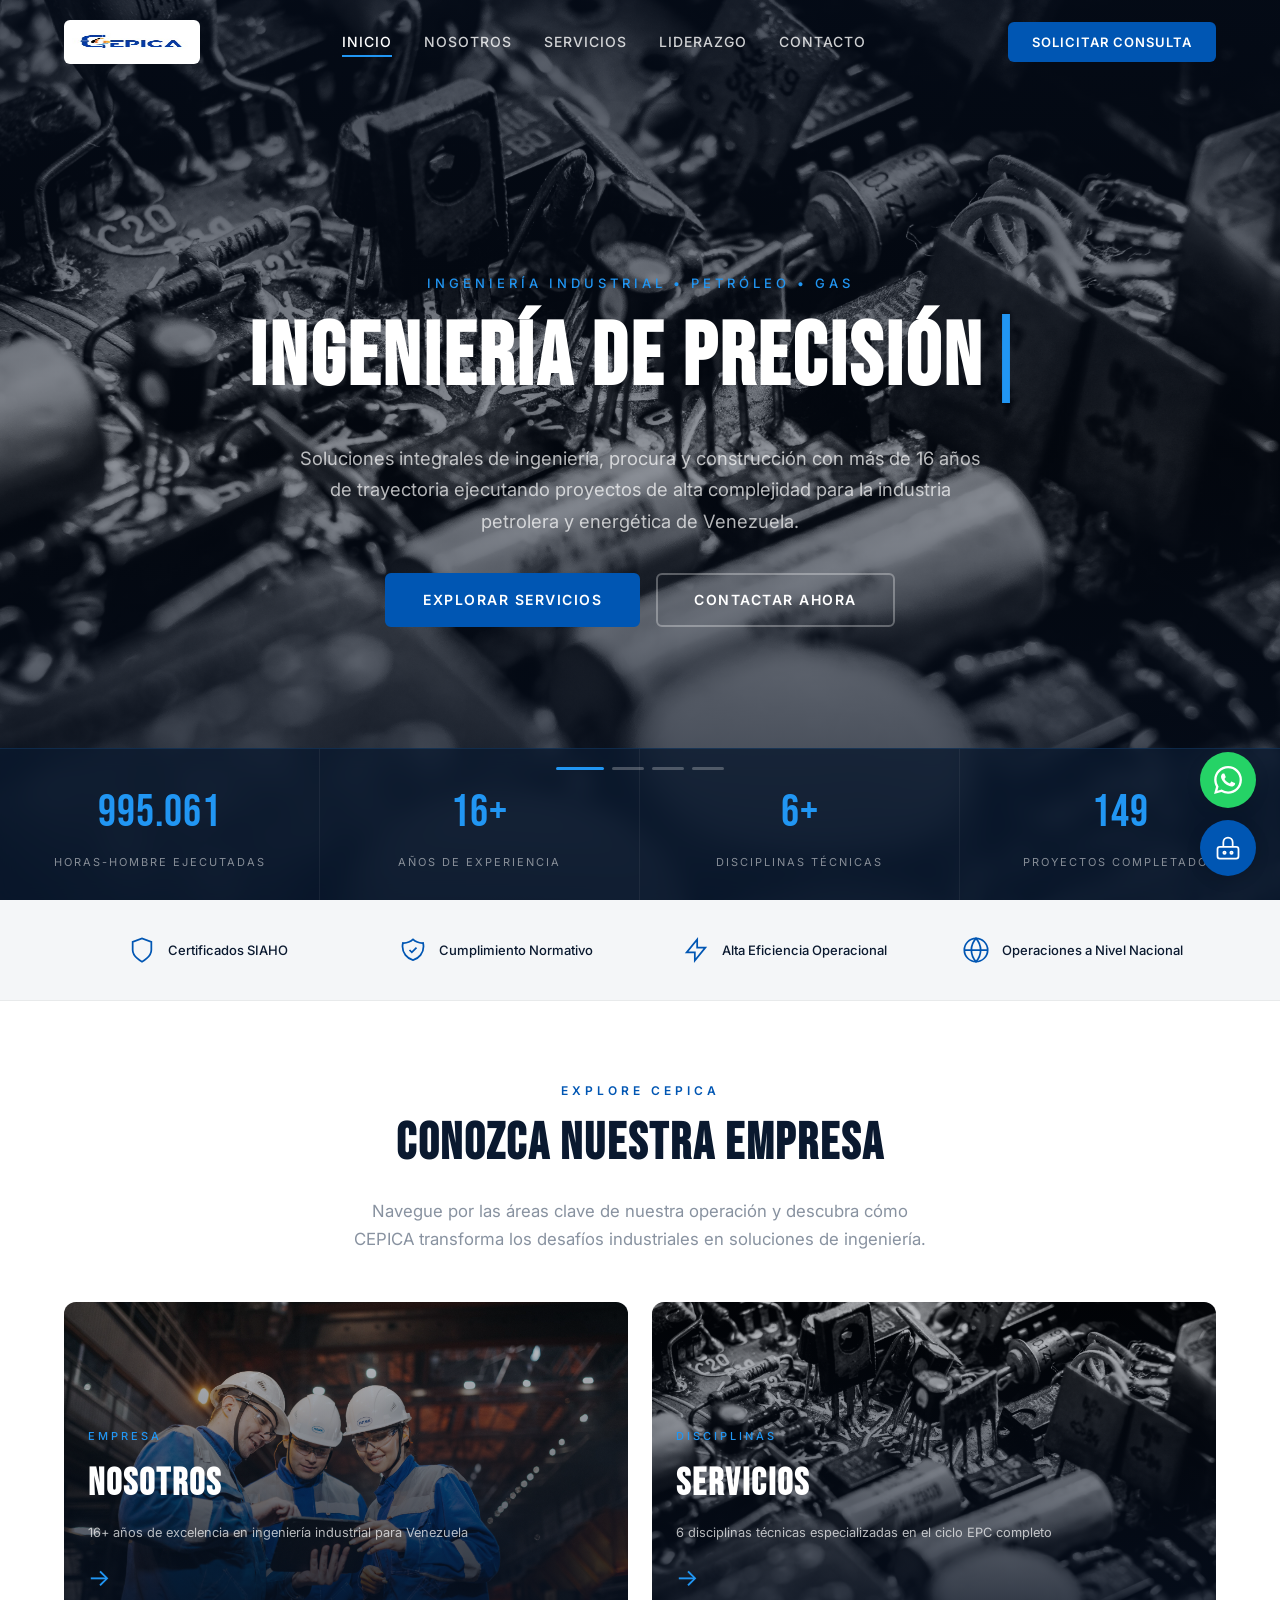
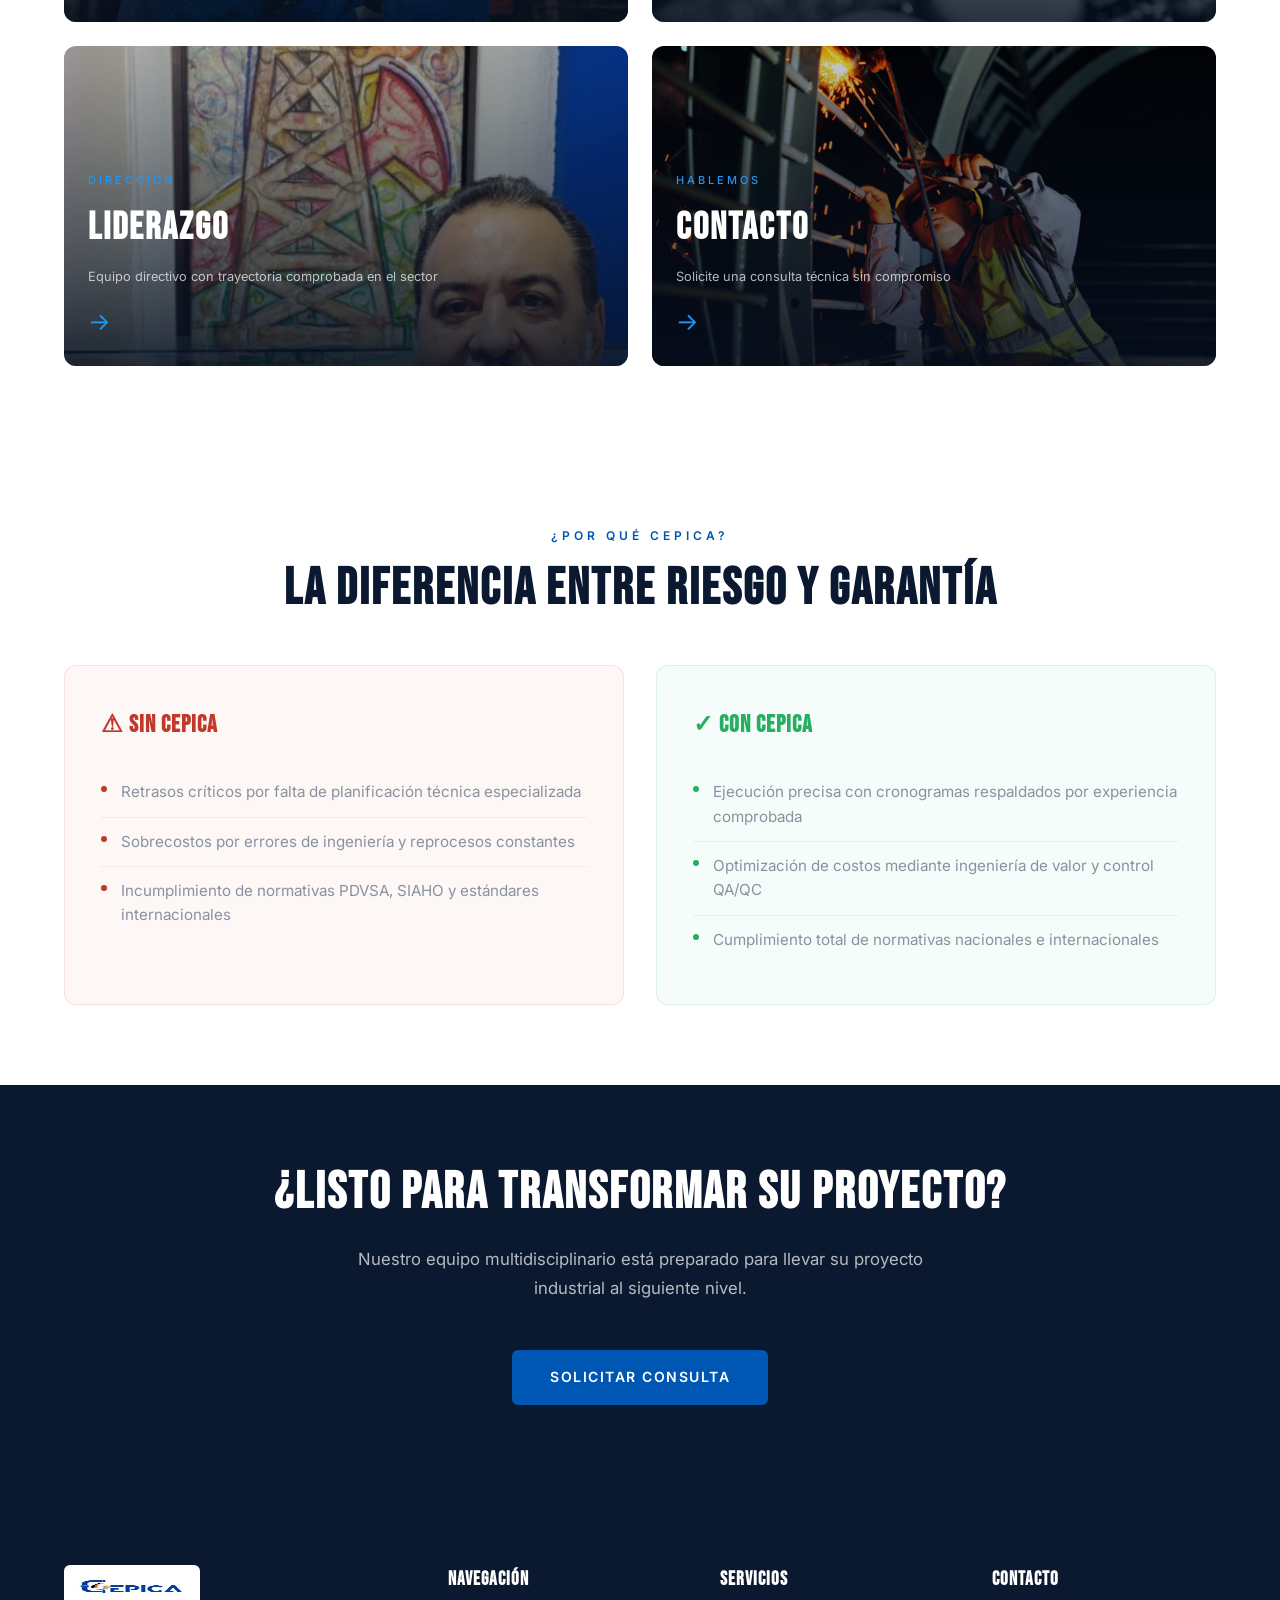
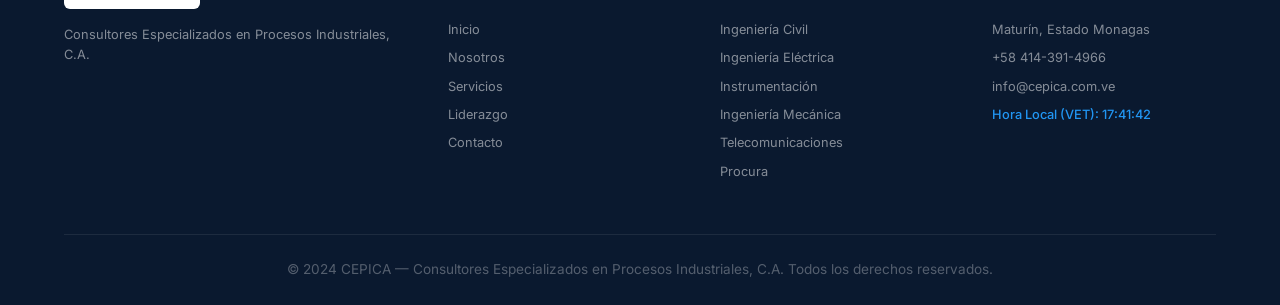
<file: index.html>
<!DOCTYPE html>
<html lang="es-VE">
<head>
  <meta charset="UTF-8">
  <meta name="viewport" content="width=device-width, initial-scale=1.0">
  <title>CEPICA — Ingeniería Industrial, Consultoría EPC | Maturín, Venezuela</title>
  <meta name="description" content="CEPICA: 16+ años de consultoría especializada en ingeniería de procesos industriales para el sector petrolero, petroquímico y energético de Venezuela. Soluciones EPC integrales.">
  <link rel="canonical" href="https://cepica.com.ve/">
  <meta property="og:title" content="CEPICA — Ingeniería Industrial, Consultoría EPC">
  <meta property="og:description" content="16+ años de consultoría especializada en ingeniería de procesos industriales para Venezuela.">
  <meta property="og:image" content="https://cepica.com.ve/fotos/logo.jpg">
  <meta property="og:url" content="https://cepica.com.ve/">
  <meta property="og:type" content="website">
  <meta property="og:locale" content="es_VE">
  <meta name="twitter:card" content="summary_large_image">
  <meta name="twitter:title" content="CEPICA — Ingeniería Industrial, Consultoría EPC">
  <meta name="twitter:description" content="16+ años de consultoría especializada en ingeniería de procesos industriales para Venezuela.">
  <meta name="twitter:image" content="https://cepica.com.ve/fotos/logo.jpg">
  <link rel="icon" href="fotos/logo.jpg">
  <link rel="preconnect" href="https://fonts.googleapis.com">
  <link rel="preconnect" href="https://fonts.gstatic.com" crossorigin>
  <link href="https://fonts.googleapis.com/css2?family=Bebas+Neue&family=Inter:wght@300;400;500;600;700&family=Geist:wght@300;400;500;600;700&family=Gilda+Display&display=swap" rel="stylesheet">
  <link rel="stylesheet" href="css/styles.css">
  <script type="application/ld+json">
  {
    "@context":"https://schema.org",
    "@type":"Organization",
    "name":"CEPICA",
    "legalName":"Consultores Especializados en Procesos Industriales, C.A.",
    "url":"https://cepica.com.ve",
    "logo":"https://cepica.com.ve/fotos/logo.jpg",
    "telephone":"+584143914966",
    "email":"info@cepica.com.ve",
    "address":{
      "@type":"PostalAddress",
      "streetAddress":"Edificio Plaza Catedral, Calle San Antonio, entre Carrera 5B y Calle Bermúdez, Sector Campo Obrero",
      "addressLocality":"Maturín",
      "addressRegion":"Monagas",
      "addressCountry":"VE"
    },
    "sameAs":["https://www.linkedin.com/company/cepica"]
  }
  </script>
</head>
<body>

<a href="#main" class="skip-link">Saltar al contenido</a>
<div class="cursor-dot"></div>
<div class="cursor-ring"></div>
<div class="reading-progress" id="reading-progress"></div>

<!-- HEADER -->
<header class="nav" id="nav">
  <div class="nav__inner">
    <a href="index.html" class="nav__logo">
      <span class="nav__logo-pill"><img src="fotos/logo.jpg" alt="CEPICA — Consultores Especializados en Procesos Industriales" width="120" height="36"></span>
    </a>
    <nav class="nav__links" aria-label="Navegación principal">
      <a href="index.html" class="nav__link" aria-current="page">Inicio</a>
      <a href="nosotros.html" class="nav__link">Nosotros</a>
      <a href="servicios.html" class="nav__link">Servicios</a>
      <a href="liderazgo.html" class="nav__link">Liderazgo</a>
      <a href="contacto.html" class="nav__link">Contacto</a>
    </nav>
    <a href="contacto.html" class="nav__cta">Solicitar Consulta</a>
    <button class="nav__burger" id="burger" aria-label="Abrir menú de navegación" aria-expanded="false" aria-controls="drawer">
      <span></span><span></span><span></span>
    </button>
  </div>
</header>

<!-- MOBILE DRAWER -->
<div class="drawer" id="drawer" role="dialog" aria-label="Menú de navegación">
  <div class="drawer__overlay"></div>
  <div class="drawer__panel">
    <a href="index.html" class="drawer__link" aria-current="page">Inicio</a>
    <a href="nosotros.html" class="drawer__link">Nosotros</a>
    <a href="servicios.html" class="drawer__link">Servicios</a>
    <a href="liderazgo.html" class="drawer__link">Liderazgo</a>
    <a href="contacto.html" class="drawer__link">Contacto</a>
    <a href="contacto.html" class="drawer__cta">Solicitar Consulta</a>
  </div>
</div>

<main id="main">
<div class="page-transition">

<!-- HERO — SHUTTER CAROUSEL -->
<section class="hero" id="inicio">
  <div class="hero__shutter" id="shutter"></div>
  <div class="hero__overlay"></div>
  <div class="hero__content">
    <p class="hero__tag">Ingeniería Industrial &bull; Petróleo &bull; Gas</p>
    <h1 class="hero__title" id="typing-headline"><span class="typing-cursor">|</span></h1>
    <p class="hero__sub">Soluciones integrales de ingeniería, procura y construcción con más de 16 años de trayectoria ejecutando proyectos de alta complejidad para la industria petrolera y energética de Venezuela.</p>
    <div class="hero__actions">
      <a href="servicios.html" class="btn btn--primary">Explorar Servicios</a>
      <a href="contacto.html" class="btn btn--outline">Contactar Ahora</a>
    </div>
  </div>
  <div class="hero__indicators" id="slide-indicators"></div>
  <div class="hero__metrics">
    <div class="metric">
      <span class="metric__number" data-target="1000000" data-format="dots">0</span>
      <span class="metric__label">Horas-Hombre Ejecutadas</span>
    </div>
    <div class="metric">
      <span class="metric__number" data-target="16">0</span>
      <span class="metric__label">Años de Experiencia</span>
    </div>
    <div class="metric">
      <span class="metric__number" data-target="6">0</span>
      <span class="metric__label">Disciplinas Técnicas</span>
    </div>
    <div class="metric">
      <span class="metric__number" data-target="150">0</span>
      <span class="metric__label">Proyectos Completados</span>
    </div>
  </div>
</section>

<!-- TRUST STRIP -->
<section class="trust">
  <div class="trust__inner">
    <div class="trust__item">
      <svg viewBox="0 0 24 24" width="28" height="28" fill="none" stroke="currentColor" stroke-width="1.5"><path d="M12 22s8-4 8-10V5l-8-3-8 3v7c0 6 8 10 8 10z"/></svg>
      <span>Certificados SIAHO</span>
    </div>
    <div class="trust__item">
      <svg viewBox="0 0 24 24" width="28" height="28" fill="none" stroke="currentColor" stroke-width="1.5"><path d="M9 12l2 2 4-4m5.618-4.016A11.955 11.955 0 0112 2.944a11.955 11.955 0 01-8.618 3.04A12.02 12.02 0 003 9c0 5.591 3.824 10.29 9 11.622 5.176-1.332 9-6.03 9-11.622 0-1.042-.133-2.052-.382-3.016z"/></svg>
      <span>Cumplimiento Normativo</span>
    </div>
    <div class="trust__item">
      <svg viewBox="0 0 24 24" width="28" height="28" fill="none" stroke="currentColor" stroke-width="1.5"><path d="M13 10V3L4 14h7v7l9-11h-7z"/></svg>
      <span>Alta Eficiencia Operacional</span>
    </div>
    <div class="trust__item">
      <svg viewBox="0 0 24 24" width="28" height="28" fill="none" stroke="currentColor" stroke-width="1.5"><circle cx="12" cy="12" r="10"/><path d="M2 12h20M12 2a15.3 15.3 0 014 10 15.3 15.3 0 01-4 10 15.3 15.3 0 01-4-10 15.3 15.3 0 014-10z"/></svg>
      <span>Operaciones a Nivel Nacional</span>
    </div>
  </div>
</section>

<!-- EXPLORE CEPICA -->
<section class="explore">
  <div class="container">
    <div class="section-label centered">Explore CEPICA</div>
    <h2 class="section-title centered reveal">CONOZCA NUESTRA EMPRESA</h2>
    <p class="section-sub centered reveal">Navegue por las áreas clave de nuestra operación y descubra cómo CEPICA transforma los desafíos industriales en soluciones de ingeniería.</p>
    <div class="explore__grid">

      <a href="nosotros.html" class="explore-card reveal">
        <div class="explore-card__bg">
          <img src="fotos/pexels-sergey-sergeev-2153675005-32845690.jpg" alt="Equipo técnico en planta industrial" loading="lazy" decoding="async" width="1600" height="1067">
        </div>
        <div class="explore-card__overlay"></div>
        <div class="explore-card__content">
          <span class="explore-card__tag">Empresa</span>
          <h3 class="explore-card__title">Nosotros</h3>
          <p class="explore-card__desc">16+ años de excelencia en ingeniería industrial para Venezuela</p>
          <span class="explore-card__arrow">→</span>
        </div>
      </a>

      <a href="servicios.html" class="explore-card reveal">
        <div class="explore-card__bg">
          <img src="fotos/pexels-sejio402-6477213.jpg" alt="Circuitos e instrumentación industrial" loading="lazy" decoding="async" width="1600" height="1067">
        </div>
        <div class="explore-card__overlay"></div>
        <div class="explore-card__content">
          <span class="explore-card__tag">Disciplinas</span>
          <h3 class="explore-card__title">Servicios</h3>
          <p class="explore-card__desc">6 disciplinas técnicas especializadas en el ciclo EPC completo</p>
          <span class="explore-card__arrow">→</span>
        </div>
      </a>

      <a href="liderazgo.html" class="explore-card reveal">
        <div class="explore-card__bg">
          <img src="fotos/vicmar_suarez.jpg" alt="Vicmar Suárez, Presidente de CEPICA" loading="lazy" decoding="async" width="600" height="800" style="object-position:top;">
        </div>
        <div class="explore-card__overlay"></div>
        <div class="explore-card__content">
          <span class="explore-card__tag">Dirección</span>
          <h3 class="explore-card__title">Liderazgo</h3>
          <p class="explore-card__desc">Equipo directivo con trayectoria comprobada en el sector</p>
          <span class="explore-card__arrow">→</span>
        </div>
      </a>

      <a href="contacto.html" class="explore-card reveal">
        <div class="explore-card__bg">
          <img src="fotos/pexels-th-ng-flight-simulator-2164127181-39463022.jpg" alt="Labores de soldadura y construcción en campo" loading="lazy" decoding="async" width="1600" height="1067">
        </div>
        <div class="explore-card__overlay"></div>
        <div class="explore-card__content">
          <span class="explore-card__tag">Hablemos</span>
          <h3 class="explore-card__title">Contacto</h3>
          <p class="explore-card__desc">Solicite una consulta técnica sin compromiso</p>
          <span class="explore-card__arrow">→</span>
        </div>
      </a>

    </div>
  </div>
</section>

<!-- MANIFESTO RESUMIDO -->
<section class="manifesto">
  <div class="container">
    <div class="section-label centered">¿Por Qué CEPICA?</div>
    <h2 class="section-title centered reveal">LA DIFERENCIA ENTRE RIESGO Y GARANTÍA</h2>
    <div class="manifesto__grid">
      <div class="manifesto__col manifesto__col--risk reveal">
        <h3 class="manifesto__heading">⚠ Sin CEPICA</h3>
        <ul class="manifesto__list">
          <li>Retrasos críticos por falta de planificación técnica especializada</li>
          <li>Sobrecostos por errores de ingeniería y reprocesos constantes</li>
          <li>Incumplimiento de normativas PDVSA, SIAHO y estándares internacionales</li>
        </ul>
      </div>
      <div class="manifesto__col manifesto__col--safe reveal">
        <h3 class="manifesto__heading">✓ Con CEPICA</h3>
        <ul class="manifesto__list">
          <li>Ejecución precisa con cronogramas respaldados por experiencia comprobada</li>
          <li>Optimización de costos mediante ingeniería de valor y control QA/QC</li>
          <li>Cumplimiento total de normativas nacionales e internacionales</li>
        </ul>
      </div>
    </div>
  </div>
</section>

<!-- CTA -->
<section class="cta-section">
  <div class="container">
    <h2 class="section-title centered reveal">¿LISTO PARA TRANSFORMAR SU PROYECTO?</h2>
    <p class="section-sub centered reveal">Nuestro equipo multidisciplinario está preparado para llevar su proyecto industrial al siguiente nivel.</p>
    <div style="text-align:center;">
      <a href="contacto.html" class="btn btn--primary reveal">Solicitar Consulta</a>
    </div>
  </div>
</section>

</div><!-- /page-transition -->
</main>

<!-- FOOTER -->
<footer class="footer">
  <div class="container">
    <div class="footer__grid">
      <div class="footer__brand">
        <div class="footer__logo-pill"><img src="fotos/logo.jpg" alt="CEPICA" width="120" height="36"></div>
        <p>Consultores Especializados en Procesos Industriales, C.A.</p>
      </div>
      <div class="footer__col">
        <h4>Navegación</h4>
        <a href="index.html">Inicio</a>
        <a href="nosotros.html">Nosotros</a>
        <a href="servicios.html">Servicios</a>
        <a href="liderazgo.html">Liderazgo</a>
        <a href="contacto.html">Contacto</a>
      </div>
      <div class="footer__col">
        <h4>Servicios</h4>
        <a href="servicios.html#civil">Ingeniería Civil</a>
        <a href="servicios.html#electrica">Ingeniería Eléctrica</a>
        <a href="servicios.html#instrumentacion">Instrumentación</a>
        <a href="servicios.html#mecanica">Ingeniería Mecánica</a>
        <a href="servicios.html#telecomunicaciones">Telecomunicaciones</a>
        <a href="servicios.html#procura">Procura</a>
      </div>
      <div class="footer__col">
        <h4>Contacto</h4>
        <p>Maturín, Estado Monagas</p>
        <p>+58 414-391-4966</p>
        <p>info@cepica.com.ve</p>
        <p class="footer__clock">Hora Local (VET): <span id="vet-clock">--:--:--</span></p>
      </div>
    </div>
    <div class="footer__bottom">
      <p>&copy; 2024 CEPICA — Consultores Especializados en Procesos Industriales, C.A. Todos los derechos reservados.</p>
    </div>
  </div>
</footer>

<!-- FABs -->
<div class="fab-group">
  <a href="https://wa.me/584143914966?text=Buen%20d%C3%ADa%2C%20estoy%20interesado%20en%20los%20servicios%20de%20CEPICA.%20%C2%BFPodr%C3%ADan%20brindarme%20informaci%C3%B3n%3F" target="_blank" rel="noopener" class="fab fab--wa" aria-label="Contactar por WhatsApp">
    <svg viewBox="0 0 24 24" width="28" height="28" fill="currentColor"><path d="M17.472 14.382c-.297-.149-1.758-.867-2.03-.967-.273-.099-.471-.148-.67.15-.197.297-.767.966-.94 1.164-.173.199-.347.223-.644.075-.297-.15-1.255-.463-2.39-1.475-.883-.788-1.48-1.761-1.653-2.059-.173-.297-.018-.458.13-.606.134-.133.298-.347.446-.52.149-.174.198-.298.298-.497.099-.198.05-.371-.025-.52-.075-.149-.669-1.612-.916-2.207-.242-.579-.487-.5-.669-.51-.173-.008-.371-.01-.57-.01-.198 0-.52.074-.792.372-.272.297-1.04 1.016-1.04 2.479 0 1.462 1.065 2.875 1.213 3.074.149.198 2.096 3.2 5.077 4.487.709.306 1.262.489 1.694.625.712.227 1.36.195 1.871.118.571-.085 1.758-.719 2.006-1.413.248-.694.248-1.289.173-1.413-.074-.124-.272-.198-.57-.347m-5.421 7.403h-.004a9.87 9.87 0 01-5.031-1.378l-.361-.214-3.741.982.998-3.648-.235-.374a9.86 9.86 0 01-1.51-5.26c.001-5.45 4.436-9.884 9.888-9.884 2.64 0 5.122 1.03 6.988 2.898a9.825 9.825 0 012.893 6.994c-.003 5.45-4.437 9.884-9.885 9.884m8.413-18.297A11.815 11.815 0 0012.05 0C5.495 0 .16 5.335.157 11.892c0 2.096.547 4.142 1.588 5.945L.057 24l6.305-1.654a11.882 11.882 0 005.683 1.448h.005c6.554 0 11.89-5.335 11.893-11.893a11.821 11.821 0 00-3.48-8.413z"/></svg>
  </a>
  <button class="fab fab--bot" id="fab-bot" aria-label="Abrir asistente virtual" aria-expanded="false" aria-controls="chatbot">
    <svg viewBox="0 0 24 24" width="28" height="28" fill="none" stroke="currentColor" stroke-width="1.5"><rect x="3" y="11" width="18" height="10" rx="2"/><circle cx="9" cy="16" r="1"/><circle cx="15" cy="16" r="1"/><path d="M8 11V7a4 4 0 118 0v4"/></svg>
  </button>
</div>

<!-- CHATBOT -->
<div class="chatbot" id="chatbot" role="dialog" aria-label="Asistente virtual de CEPICA">
  <div class="chatbot__header">
    <div class="chatbot__title"><span class="chatbot__dot"></span> CEPICA Bot</div>
    <button class="chatbot__close" id="chatbot-close" aria-label="Cerrar asistente">&times;</button>
  </div>
  <div class="chatbot__body" id="chatbot-body">
    <div class="chatbot__msg chatbot__msg--bot">¡Bienvenido! Soy el asistente virtual de CEPICA. ¿En qué puedo ayudarle?</div>
    <div class="chatbot__options" id="chatbot-options">
      <button class="chatbot__opt" data-q="servicios">¿Qué servicios ofrecen?</button>
      <button class="chatbot__opt" data-q="experiencia">¿Cuánta experiencia tienen?</button>
      <button class="chatbot__opt" data-q="contacto">¿Cómo los contacto?</button>
      <button class="chatbot__opt" data-q="ubicacion">¿Dónde están ubicados?</button>
      <button class="chatbot__opt" data-q="siaho">¿Qué es SIAHO?</button>
      <button class="chatbot__opt" data-q="cotizar">¿Cómo solicito una cotización?</button>
      <button class="chatbot__opt" data-q="liderazgo">¿Quién dirige CEPICA?</button>
    </div>
  </div>
</div>

<!-- BACK TO TOP -->
<button class="back-to-top" id="back-to-top" aria-label="Volver al inicio">
  <svg viewBox="0 0 24 24" fill="none" stroke="currentColor" stroke-width="2"><path d="M18 15l-6-6-6 6"/></svg>
</button>

<script src="js/main.js" defer></script>
</body>
</html>
</file>
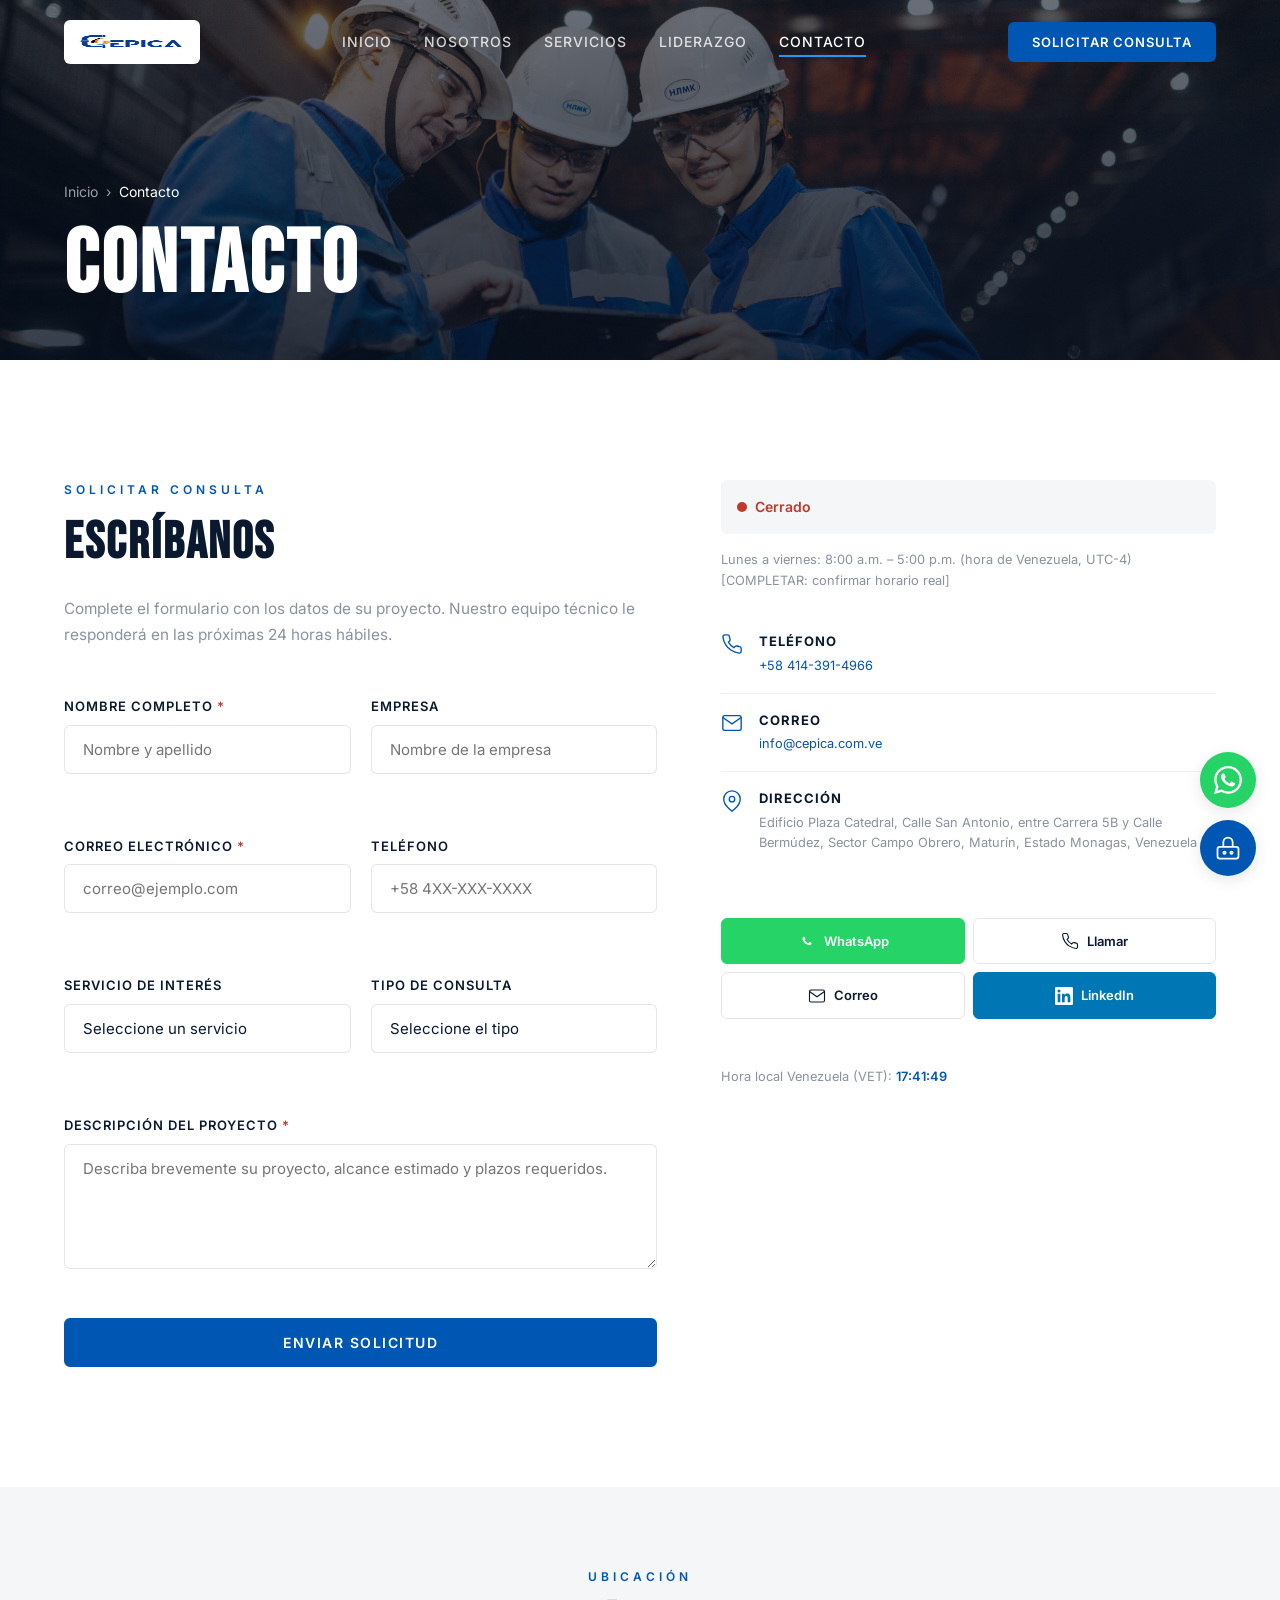
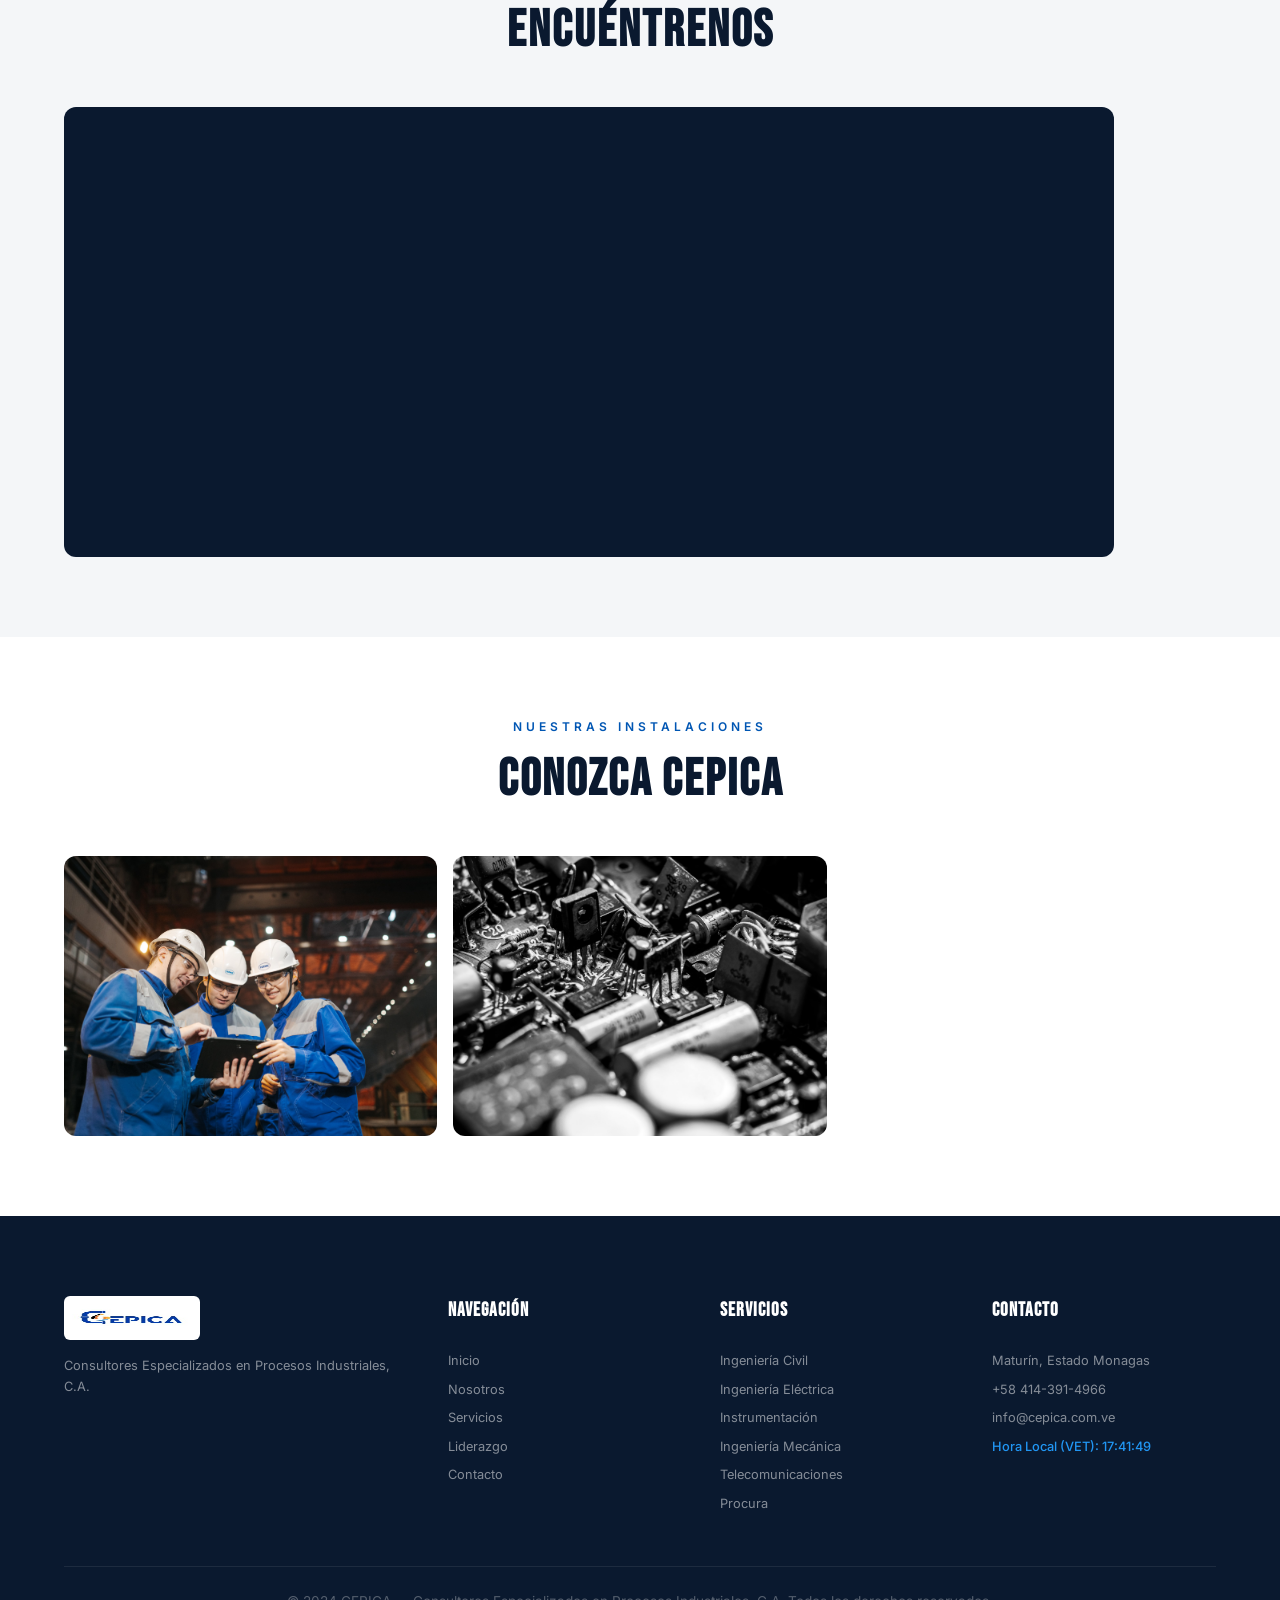
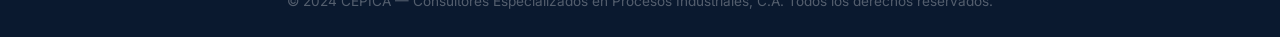
<file: contacto.html>
<!DOCTYPE html>
<html lang="es-VE">
<head>
  <meta charset="UTF-8">
  <meta name="viewport" content="width=device-width, initial-scale=1.0">
  <title>Contacto — CEPICA | Solicite una Consulta Técnica</title>
  <meta name="description" content="Contáctenos para solicitar una consulta técnica. Teléfono: +58 414-391-4966. Correo: info@cepica.com.ve. Maturín, Estado Monagas, Venezuela.">
  <link rel="canonical" href="https://cepica.com.ve/contacto.html">
  <meta property="og:title" content="Contacto — CEPICA | Consultoría de Ingeniería Industrial">
  <meta property="og:description" content="Solicite una consulta técnica sin compromiso. Maturín, Estado Monagas, Venezuela.">
  <meta property="og:image" content="https://cepica.com.ve/fotos/logo.jpg">
  <meta property="og:url" content="https://cepica.com.ve/contacto.html">
  <meta property="og:type" content="website">
  <meta property="og:locale" content="es_VE">
  <meta name="twitter:card" content="summary_large_image">
  <link rel="icon" href="fotos/logo.jpg">
  <link rel="preconnect" href="https://fonts.googleapis.com">
  <link rel="preconnect" href="https://fonts.gstatic.com" crossorigin>
  <link href="https://fonts.googleapis.com/css2?family=Bebas+Neue&family=Inter:wght@300;400;500;600;700&family=Geist:wght@300;400;500;600;700&family=Gilda+Display&display=swap" rel="stylesheet">
  <link rel="stylesheet" href="css/styles.css">
  <script type="application/ld+json">[{"@context":"https://schema.org","@type":"BreadcrumbList","itemListElement":[{"@type":"ListItem","position":1,"name":"Inicio","item":"https://cepica.com.ve/"},{"@type":"ListItem","position":2,"name":"Contacto","item":"https://cepica.com.ve/contacto.html"}]},{"@context":"https://schema.org","@type":"LocalBusiness","name":"CEPICA","description":"Consultores Especializados en Procesos Industriales, C.A.","url":"https://cepica.com.ve","telephone":"+584143914966","email":"info@cepica.com.ve","address":{"@type":"PostalAddress","streetAddress":"Edificio Plaza Catedral, Calle San Antonio, entre Carrera 5B y Calle Bermúdez, Sector Campo Obrero","addressLocality":"Maturín","addressRegion":"Monagas","addressCountry":"VE"},"geo":{"@type":"GeoCoordinates","latitude":"9.7453","longitude":"-63.1826"},"openingHoursSpecification":{"@type":"OpeningHoursSpecification","dayOfWeek":["Monday","Tuesday","Wednesday","Thursday","Friday"],"opens":"08:00","closes":"17:00"}}]</script>
</head>
<body>
<a href="#main" class="skip-link">Saltar al contenido</a>
<div class="cursor-dot"></div>
<div class="cursor-ring"></div>
<div class="reading-progress" id="reading-progress"></div>

<header class="nav" id="nav"><div class="nav__inner">
  <a href="index.html" class="nav__logo"><span class="nav__logo-pill"><img src="fotos/logo.jpg" alt="CEPICA" width="120" height="36"></span></a>
  <nav class="nav__links" aria-label="Navegación principal">
    <a href="index.html" class="nav__link">Inicio</a><a href="nosotros.html" class="nav__link">Nosotros</a><a href="servicios.html" class="nav__link">Servicios</a><a href="liderazgo.html" class="nav__link">Liderazgo</a><a href="contacto.html" class="nav__link" aria-current="page">Contacto</a>
  </nav>
  <a href="contacto.html" class="nav__cta">Solicitar Consulta</a>
  <button class="nav__burger" id="burger" aria-label="Abrir menú" aria-expanded="false" aria-controls="drawer"><span></span><span></span><span></span></button>
</div></header>
<div class="drawer" id="drawer" role="dialog" aria-label="Menú"><div class="drawer__overlay"></div><div class="drawer__panel">
  <a href="index.html" class="drawer__link">Inicio</a><a href="nosotros.html" class="drawer__link">Nosotros</a><a href="servicios.html" class="drawer__link">Servicios</a><a href="liderazgo.html" class="drawer__link">Liderazgo</a><a href="contacto.html" class="drawer__link" aria-current="page">Contacto</a><a href="contacto.html" class="drawer__cta">Solicitar Consulta</a>
</div></div>

<main id="main"><div class="page-transition">

<!-- PAGE HERO -->
<section class="page-hero">
  <div class="page-hero__bg"><img src="fotos/pexels-sergey-sergeev-2153675005-32845690.jpg" alt="Equipo técnico CEPICA en planta industrial" width="1600" height="1067"></div>
  <div class="page-hero__overlay"></div>
  <div class="page-hero__content">
    <nav class="breadcrumb" aria-label="Ruta de navegación"><a href="index.html">Inicio</a><span aria-hidden="true">›</span><span aria-current="page">Contacto</span></nav>
    <h1 class="page-hero__title">CONTACTO</h1>
  </div>
</section>

<!-- FORMULARIO + INFO -->
<section class="contact-page"><div class="container">
  <div class="contact-page__grid">

    <!-- FORMULARIO -->
    <div class="contact__form">
      <div class="section-label">Solicitar Consulta</div>
      <h2 class="section-title">ESCRÍBANOS</h2>
      <p style="color:var(--c-gray);margin-bottom:var(--sp-xl);line-height:1.7;">Complete el formulario con los datos de su proyecto. Nuestro equipo técnico le responderá en las próximas 24 horas hábiles.</p>

      <form id="contact-form" novalidate>
        <div class="form-row">
          <div class="form-group">
            <label for="name">Nombre completo <span class="required">*</span></label>
            <input type="text" id="name" name="name" required placeholder="Nombre y apellido" autocomplete="name">
            <span class="form-group__error" aria-live="polite"></span>
          </div>
          <div class="form-group">
            <label for="company">Empresa</label>
            <input type="text" id="company" name="company" placeholder="Nombre de la empresa" autocomplete="organization">
            <span class="form-group__error" aria-live="polite"></span>
          </div>
        </div>
        <div class="form-row">
          <div class="form-group">
            <label for="email">Correo electrónico <span class="required">*</span></label>
            <input type="email" id="email" name="email" required placeholder="correo@ejemplo.com" autocomplete="email">
            <span class="form-group__error" aria-live="polite"></span>
          </div>
          <div class="form-group">
            <label for="phone">Teléfono</label>
            <input type="tel" id="phone" name="phone" placeholder="+58 4XX-XXX-XXXX" autocomplete="tel">
            <span class="form-group__error" aria-live="polite"></span>
          </div>
        </div>
        <div class="form-row">
          <div class="form-group">
            <label for="service">Servicio de interés</label>
            <select id="service" name="service">
              <option value="">Seleccione un servicio</option>
              <option value="civil">Ingeniería Civil</option>
              <option value="electrica">Ingeniería Eléctrica</option>
              <option value="instrumentacion">Instrumentación y Automatización</option>
              <option value="mecanica">Ingeniería Mecánica</option>
              <option value="telecomunicaciones">Telecomunicaciones</option>
              <option value="procura">Procura y Asistencia Técnica</option>
              <option value="epc">Proyecto EPC Integral</option>
            </select>
            <span class="form-group__error" aria-live="polite"></span>
          </div>
          <div class="form-group">
            <label for="tipo">Tipo de consulta</label>
            <select id="tipo" name="tipo">
              <option value="">Seleccione el tipo</option>
              <option value="cotizacion">Solicitud de cotización</option>
              <option value="informacion">Información general</option>
              <option value="asistencia">Asistencia técnica</option>
              <option value="alianza">Propuesta de alianza</option>
              <option value="empleo">Oportunidades de empleo</option>
            </select>
            <span class="form-group__error" aria-live="polite"></span>
          </div>
        </div>
        <div class="form-group">
          <label for="message">Descripción del proyecto <span class="required">*</span></label>
          <textarea id="message" name="message" rows="5" required placeholder="Describa brevemente su proyecto, alcance estimado y plazos requeridos."></textarea>
          <span class="form-group__error" aria-live="polite"></span>
        </div>
        <button type="submit" class="btn btn--primary btn--full">
          <span class="btn__text">Enviar Solicitud</span>
          <span class="btn__loading" style="display:none;">
            <svg width="20" height="20" viewBox="0 0 24 24" fill="none" stroke="currentColor" stroke-width="2" style="animation:spin 1s linear infinite;"><path d="M12 2v4M12 18v4M4.93 4.93l2.83 2.83M16.24 16.24l2.83 2.83M2 12h4M18 12h4M4.93 19.07l2.83-2.83M16.24 7.76l2.83-2.83"/></svg>
          </span>
        </button>
        <style>@keyframes spin{to{transform:rotate(360deg)}}</style>
        <div class="form-feedback" id="form-feedback" role="status" aria-live="polite" style="display:none;"></div>
      </form>
    </div>

    <!-- INFO LATERAL -->
    <div class="contact-info">
      <div class="contact-status" id="contact-status">
        <span class="contact-status__dot closed"></span>
        <span class="contact-status__text">Verificando…</span>
      </div>
      <!-- [COMPLETAR: horario de atención real] — predeterminado: Lun-Vie 8:00–17:00 -->
      <p class="contact-status__hours">Lunes a viernes: 8:00 a.m. – 5:00 p.m. (hora de Venezuela, UTC-4) [COMPLETAR: confirmar horario real]</p>

      <div class="contact-details">
        <div class="contact-detail">
          <svg viewBox="0 0 24 24" width="22" height="22" fill="none" stroke="currentColor" stroke-width="1.5"><path d="M22 16.92v3a2 2 0 01-2.18 2 19.79 19.79 0 01-8.63-3.07 19.5 19.5 0 01-6-6 19.79 19.79 0 01-3.07-8.67A2 2 0 014.11 2h3a2 2 0 012 1.72c.127.96.361 1.903.7 2.81a2 2 0 01-.45 2.11L8.09 9.91a16 16 0 006 6l1.27-1.27a2 2 0 012.11-.45c.907.339 1.85.573 2.81.7A2 2 0 0122 16.92z"/></svg>
          <div>
            <strong>Teléfono</strong>
            <p><a href="tel:+584143914966">+58 414-391-4966</a></p>
          </div>
        </div>
        <div class="contact-detail">
          <svg viewBox="0 0 24 24" width="22" height="22" fill="none" stroke="currentColor" stroke-width="1.5"><path d="M4 4h16c1.1 0 2 .9 2 2v12c0 1.1-.9 2-2 2H4c-1.1 0-2-.9-2-2V6c0-1.1.9-2 2-2z"/><polyline points="22,6 12,13 2,6"/></svg>
          <div>
            <strong>Correo</strong>
            <p><a href="mailto:info@cepica.com.ve">info@cepica.com.ve</a></p>
          </div>
        </div>
        <div class="contact-detail">
          <svg viewBox="0 0 24 24" width="22" height="22" fill="none" stroke="currentColor" stroke-width="1.5"><path d="M21 10c0 7-9 13-9 13s-9-6-9-13a9 9 0 0118 0z"/><circle cx="12" cy="10" r="3"/></svg>
          <div>
            <strong>Dirección</strong>
            <p>Edificio Plaza Catedral, Calle San Antonio, entre Carrera 5B y Calle Bermúdez, Sector Campo Obrero, Maturín, Estado Monagas, Venezuela</p>
          </div>
        </div>
      </div>

      <div class="contact-actions">
        <a href="https://wa.me/584143914966?text=Buen%20d%C3%ADa%2C%20estoy%20interesado%20en%20los%20servicios%20de%20CEPICA." target="_blank" rel="noopener" class="contact-action contact-action--wa">
          <svg viewBox="0 0 24 24" fill="currentColor"><path d="M17.472 14.382c-.297-.149-1.758-.867-2.03-.967-.273-.099-.471-.148-.67.15-.197.297-.767.966-.94 1.164-.173.199-.347.223-.644.075-.297-.15-1.255-.463-2.39-1.475-.883-.788-1.48-1.761-1.653-2.059-.173-.297-.018-.458.13-.606.134-.133.298-.347.446-.52.149-.174.198-.298.298-.497.099-.198.05-.371-.025-.52-.075-.149-.669-1.612-.916-2.207-.242-.579-.487-.5-.669-.51-.173-.008-.371-.01-.57-.01-.198 0-.52.074-.792.372-.272.297-1.04 1.016-1.04 2.479 0 1.462 1.065 2.875 1.213 3.074.149.198 2.096 3.2 5.077 4.487.709.306 1.262.489 1.694.625.712.227 1.36.195 1.871.118.571-.085 1.758-.719 2.006-1.413.248-.694.248-1.289.173-1.413-.074-.124-.272-.198-.57-.347z"/></svg>
          WhatsApp
        </a>
        <a href="tel:+584143914966" class="contact-action">
          <svg viewBox="0 0 24 24" fill="none" stroke="currentColor" stroke-width="1.5"><path d="M22 16.92v3a2 2 0 01-2.18 2 19.79 19.79 0 01-8.63-3.07 19.5 19.5 0 01-6-6 19.79 19.79 0 01-3.07-8.67A2 2 0 014.11 2h3a2 2 0 012 1.72c.127.96.361 1.903.7 2.81a2 2 0 01-.45 2.11L8.09 9.91a16 16 0 006 6l1.27-1.27a2 2 0 012.11-.45c.907.339 1.85.573 2.81.7A2 2 0 0122 16.92z"/></svg>
          Llamar
        </a>
        <a href="mailto:info@cepica.com.ve" class="contact-action">
          <svg viewBox="0 0 24 24" fill="none" stroke="currentColor" stroke-width="1.5"><path d="M4 4h16c1.1 0 2 .9 2 2v12c0 1.1-.9 2-2 2H4c-1.1 0-2-.9-2-2V6c0-1.1.9-2 2-2z"/><polyline points="22,6 12,13 2,6"/></svg>
          Correo
        </a>
        <a href="https://www.linkedin.com/company/cepica" target="_blank" rel="noopener" class="contact-action contact-action--linkedin">
          <svg viewBox="0 0 24 24" fill="currentColor"><path d="M20.447 20.452h-3.554v-5.569c0-1.328-.027-3.037-1.852-3.037-1.853 0-2.136 1.445-2.136 2.939v5.667H9.351V9h3.414v1.561h.046c.477-.9 1.637-1.85 3.37-1.85 3.601 0 4.267 2.37 4.267 5.455v6.286zM5.337 7.433a2.062 2.062 0 01-2.063-2.065 2.064 2.064 0 112.063 2.065zm1.782 13.019H3.555V9h3.564v11.452zM22.225 0H1.771C.792 0 0 .774 0 1.729v20.542C0 23.227.792 24 1.771 24h20.451C23.2 24 24 23.227 24 22.271V1.729C24 .774 23.2 0 22.222 0h.003z"/></svg>
          LinkedIn
        </a>
      </div>

      <p class="contact-clock">Hora local Venezuela (VET): <span id="vet-clock-contact">--:--:--</span></p>
    </div>

  </div>
</div></section>

<!-- MAPA -->
<section class="map-section"><div class="container">
  <div class="section-label centered">Ubicación</div>
  <h2 class="section-title centered reveal">ENCUÉNTRENOS</h2>
  <div class="map-container" id="map-container">
    <div class="map-placeholder">
      <svg viewBox="0 0 24 24" width="48" height="48" fill="none" stroke="currentColor" stroke-width="1"><path d="M21 10c0 7-9 13-9 13s-9-6-9-13a9 9 0 0118 0z"/><circle cx="12" cy="10" r="3"/></svg>
      <span>Cargando mapa…</span>
    </div>
  </div>
</div></section>

<!-- GALERÍA -->
<section class="gallery"><div class="container">
  <div class="section-label centered">Nuestras Instalaciones</div>
  <h2 class="section-title centered reveal">CONOZCA CEPICA</h2>
  <div class="gallery__grid">
    <div class="gallery__item reveal" data-lightbox="contacto" data-src="fotos/pexels-sergey-sergeev-2153675005-32845690.jpg"><img src="fotos/pexels-sergey-sergeev-2153675005-32845690.jpg" alt="Equipo técnico CEPICA en planta industrial" loading="lazy" decoding="async" width="1600" height="1067"></div>
    <div class="gallery__item reveal" data-lightbox="contacto" data-src="fotos/pexels-sejio402-6477213.jpg"><img src="fotos/pexels-sejio402-6477213.jpg" alt="Circuitos de instrumentación industrial" loading="lazy" decoding="async" width="1600" height="1067"></div>
    <div class="gallery__item reveal" data-lightbox="contacto" data-src="fotos/pexels-th-ng-flight-simulator-2164127181-39463022.jpg"><img src="fotos/pexels-th-ng-flight-simulator-2164127181-39463022.jpg" alt="Labores de soldadura nocturna en campo" loading="lazy" decoding="async" width="1600" height="1067"></div>
  </div>
</div></section>

</div></main>

<footer class="footer"><div class="container"><div class="footer__grid">
  <div class="footer__brand"><div class="footer__logo-pill"><img src="fotos/logo.jpg" alt="CEPICA" width="120" height="36"></div><p>Consultores Especializados en Procesos Industriales, C.A.</p></div>
  <div class="footer__col"><h4>Navegación</h4><a href="index.html">Inicio</a><a href="nosotros.html">Nosotros</a><a href="servicios.html">Servicios</a><a href="liderazgo.html">Liderazgo</a><a href="contacto.html">Contacto</a></div>
  <div class="footer__col"><h4>Servicios</h4><a href="servicios.html#civil">Ingeniería Civil</a><a href="servicios.html#electrica">Ingeniería Eléctrica</a><a href="servicios.html#instrumentacion">Instrumentación</a><a href="servicios.html#mecanica">Ingeniería Mecánica</a><a href="servicios.html#telecomunicaciones">Telecomunicaciones</a><a href="servicios.html#procura">Procura</a></div>
  <div class="footer__col"><h4>Contacto</h4><p>Maturín, Estado Monagas</p><p>+58 414-391-4966</p><p>info@cepica.com.ve</p><p class="footer__clock">Hora Local (VET): <span id="vet-clock">--:--:--</span></p></div>
</div><div class="footer__bottom"><p>&copy; 2024 CEPICA — Consultores Especializados en Procesos Industriales, C.A. Todos los derechos reservados.</p></div></div></footer>

<div class="fab-group">
  <a href="https://wa.me/584143914966?text=Buen%20d%C3%ADa%2C%20estoy%20interesado%20en%20los%20servicios%20de%20CEPICA." target="_blank" rel="noopener" class="fab fab--wa" aria-label="WhatsApp"><svg viewBox="0 0 24 24" width="28" height="28" fill="currentColor"><path d="M17.472 14.382c-.297-.149-1.758-.867-2.03-.967-.273-.099-.471-.148-.67.15-.197.297-.767.966-.94 1.164-.173.199-.347.223-.644.075-.297-.15-1.255-.463-2.39-1.475-.883-.788-1.48-1.761-1.653-2.059-.173-.297-.018-.458.13-.606.134-.133.298-.347.446-.52.149-.174.198-.298.298-.497.099-.198.05-.371-.025-.52-.075-.149-.669-1.612-.916-2.207-.242-.579-.487-.5-.669-.51-.173-.008-.371-.01-.57-.01-.198 0-.52.074-.792.372-.272.297-1.04 1.016-1.04 2.479 0 1.462 1.065 2.875 1.213 3.074.149.198 2.096 3.2 5.077 4.487.709.306 1.262.489 1.694.625.712.227 1.36.195 1.871.118.571-.085 1.758-.719 2.006-1.413.248-.694.248-1.289.173-1.413-.074-.124-.272-.198-.57-.347m-5.421 7.403h-.004a9.87 9.87 0 01-5.031-1.378l-.361-.214-3.741.982.998-3.648-.235-.374a9.86 9.86 0 01-1.51-5.26c.001-5.45 4.436-9.884 9.888-9.884 2.64 0 5.122 1.03 6.988 2.898a9.825 9.825 0 012.893 6.994c-.003 5.45-4.437 9.884-9.885 9.884m8.413-18.297A11.815 11.815 0 0012.05 0C5.495 0 .16 5.335.157 11.892c0 2.096.547 4.142 1.588 5.945L.057 24l6.305-1.654a11.882 11.882 0 005.683 1.448h.005c6.554 0 11.89-5.335 11.893-11.893a11.821 11.821 0 00-3.48-8.413z"/></svg></a>
  <button class="fab fab--bot" id="fab-bot" aria-label="Asistente virtual" aria-expanded="false"><svg viewBox="0 0 24 24" width="28" height="28" fill="none" stroke="currentColor" stroke-width="1.5"><rect x="3" y="11" width="18" height="10" rx="2"/><circle cx="9" cy="16" r="1"/><circle cx="15" cy="16" r="1"/><path d="M8 11V7a4 4 0 118 0v4"/></svg></button>
</div>
<div class="chatbot" id="chatbot" role="dialog" aria-label="Asistente virtual"><div class="chatbot__header"><div class="chatbot__title"><span class="chatbot__dot"></span> CEPICA Bot</div><button class="chatbot__close" id="chatbot-close" aria-label="Cerrar">&times;</button></div><div class="chatbot__body" id="chatbot-body"><div class="chatbot__msg chatbot__msg--bot">¡Bienvenido! ¿En qué puedo ayudarle?</div><div class="chatbot__options" id="chatbot-options"><button class="chatbot__opt" data-q="ubicacion">¿Dónde están ubicados?</button><button class="chatbot__opt" data-q="servicios">¿Qué servicios ofrecen?</button><button class="chatbot__opt" data-q="cotizar">¿Cómo solicito cotización?</button><button class="chatbot__opt" data-q="experiencia">¿Cuánta experiencia tienen?</button></div></div></div>
<button class="back-to-top" id="back-to-top" aria-label="Volver al inicio"><svg viewBox="0 0 24 24" fill="none" stroke="currentColor" stroke-width="2"><path d="M18 15l-6-6-6 6"/></svg></button>
<script src="js/main.js" defer></script>
</body>
</html>
</file>
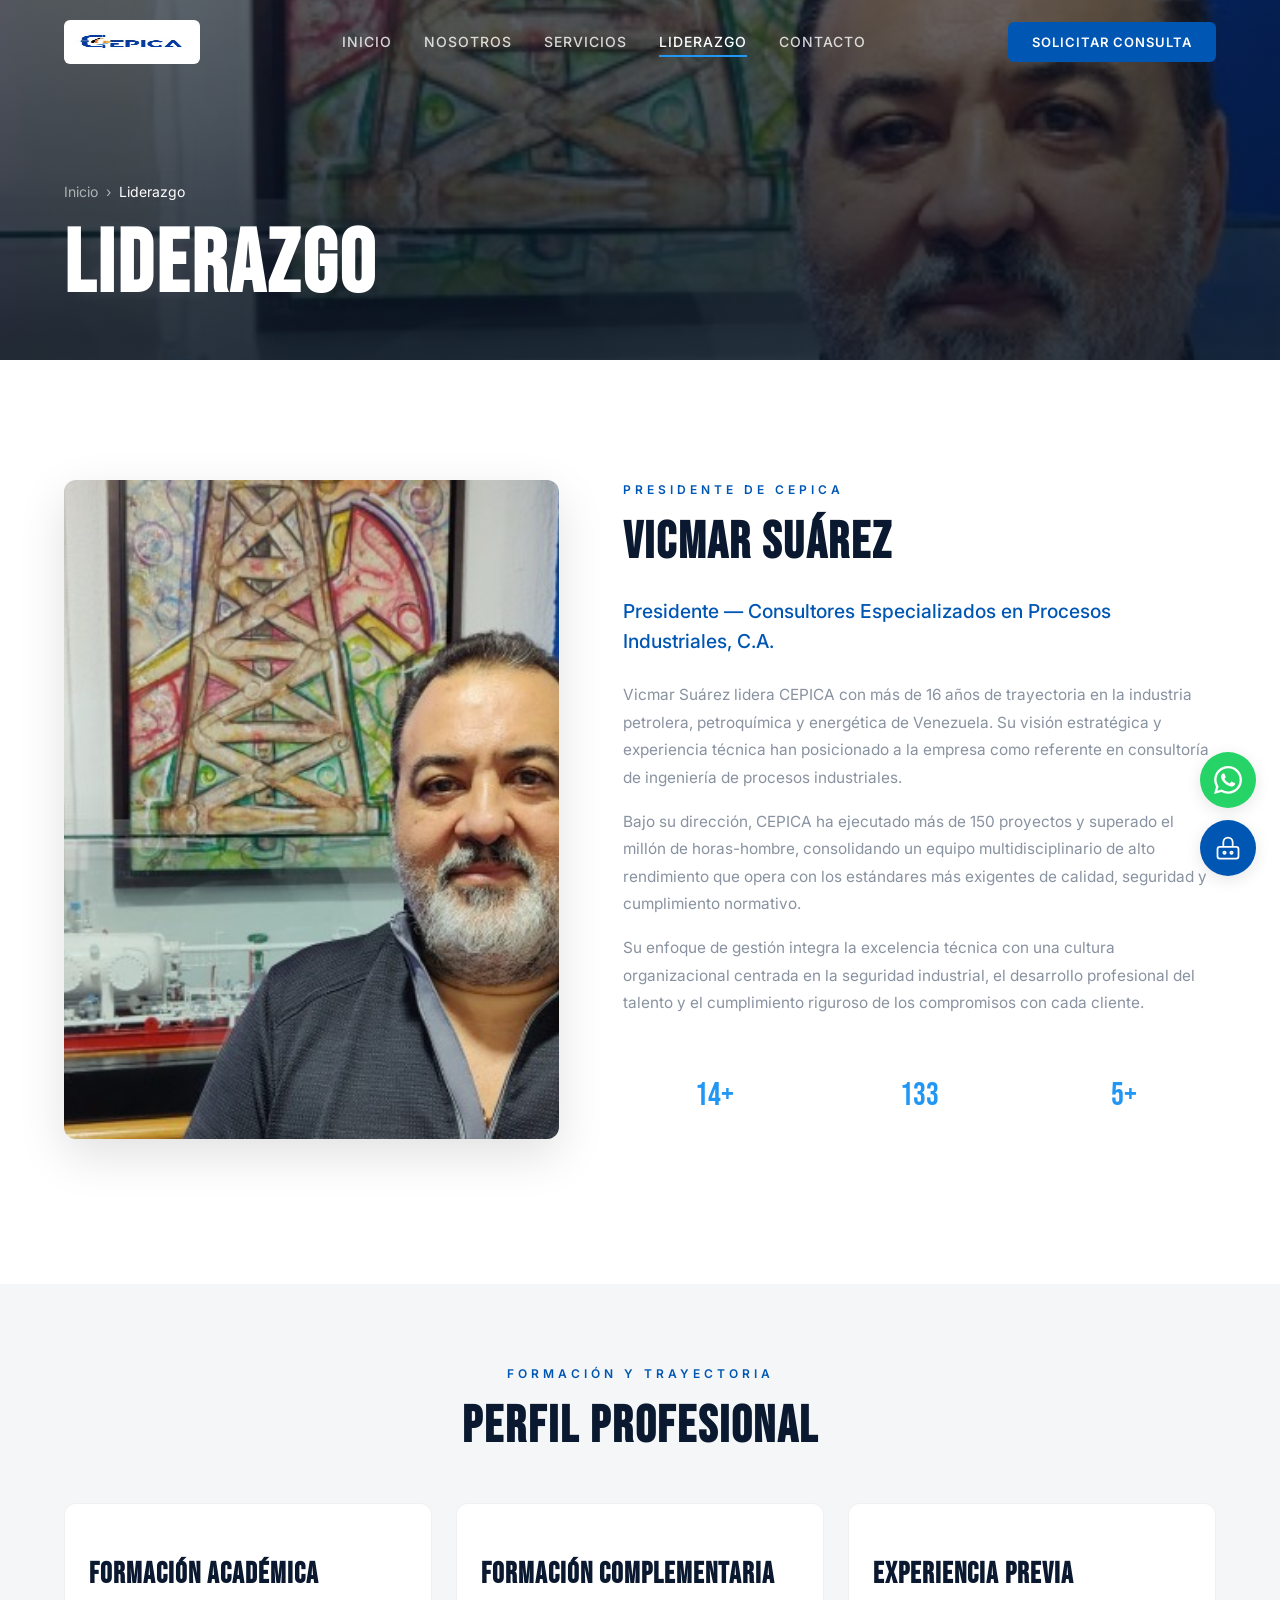
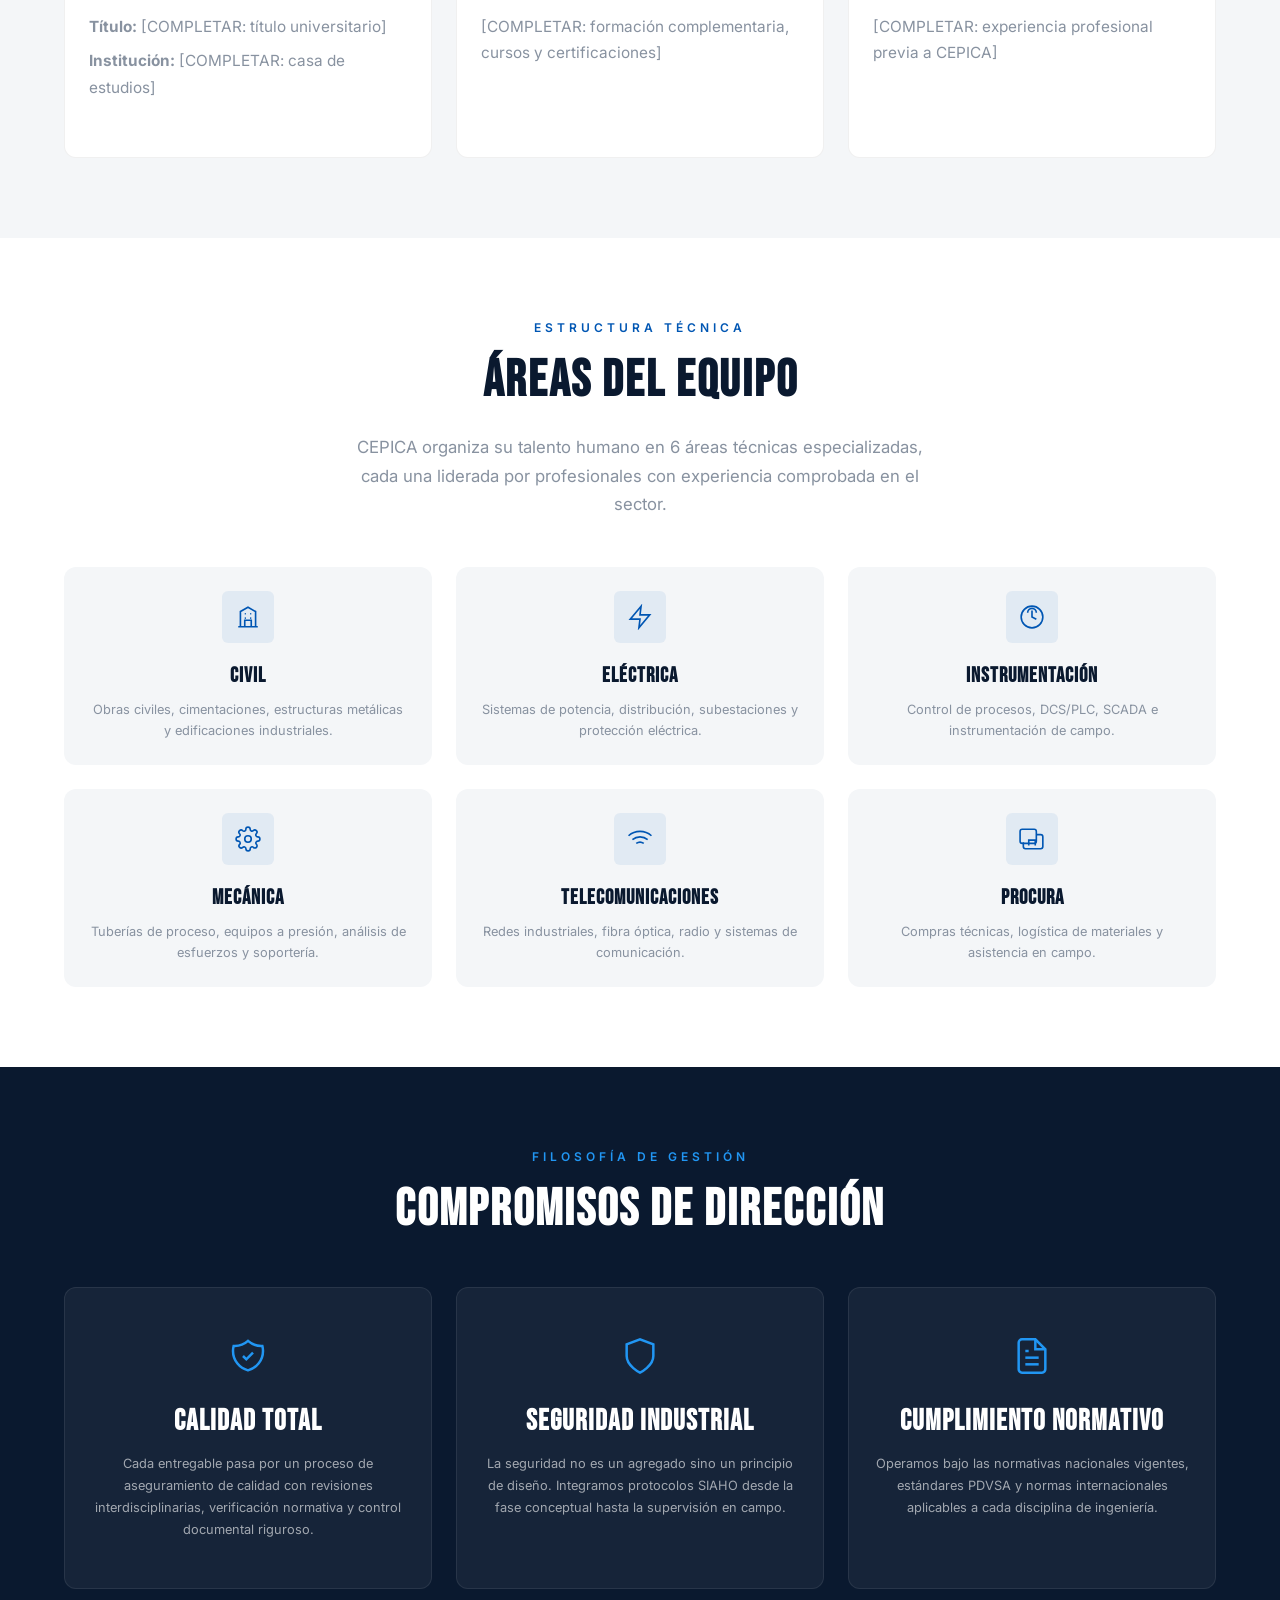
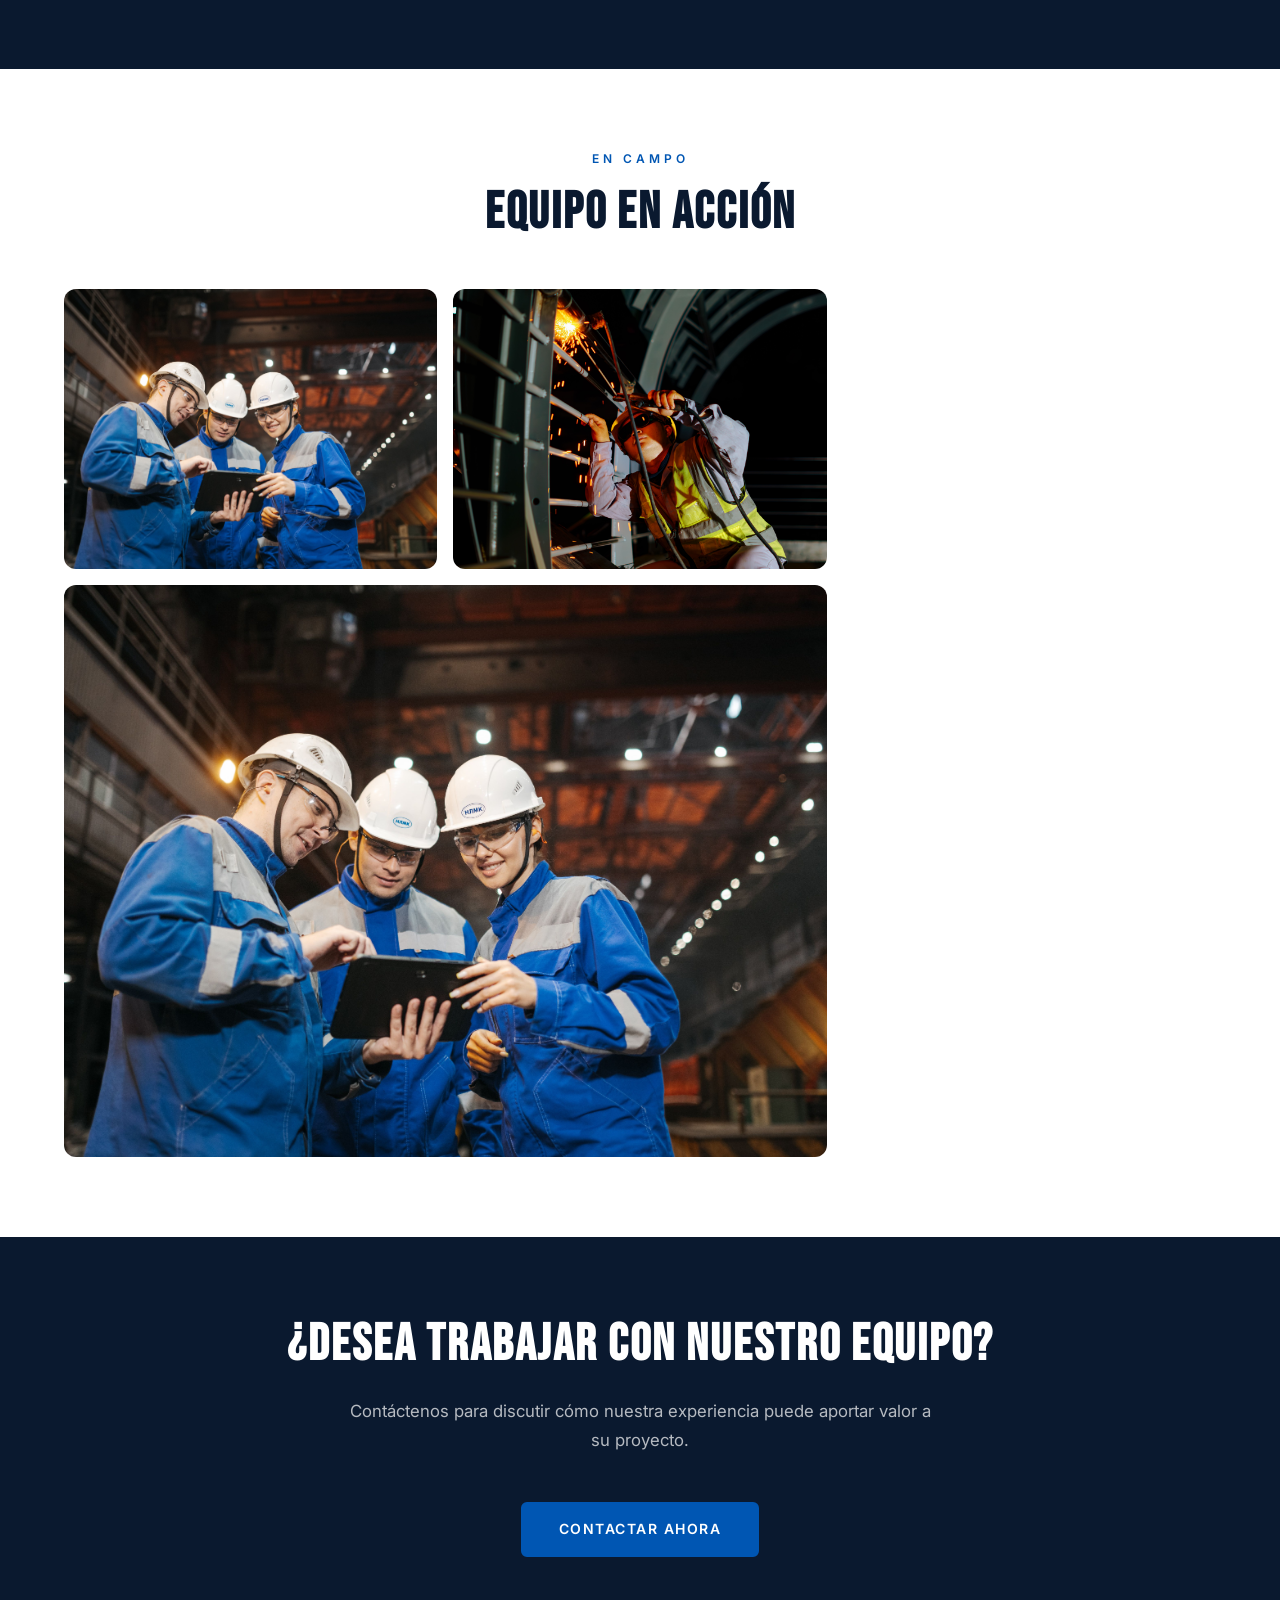
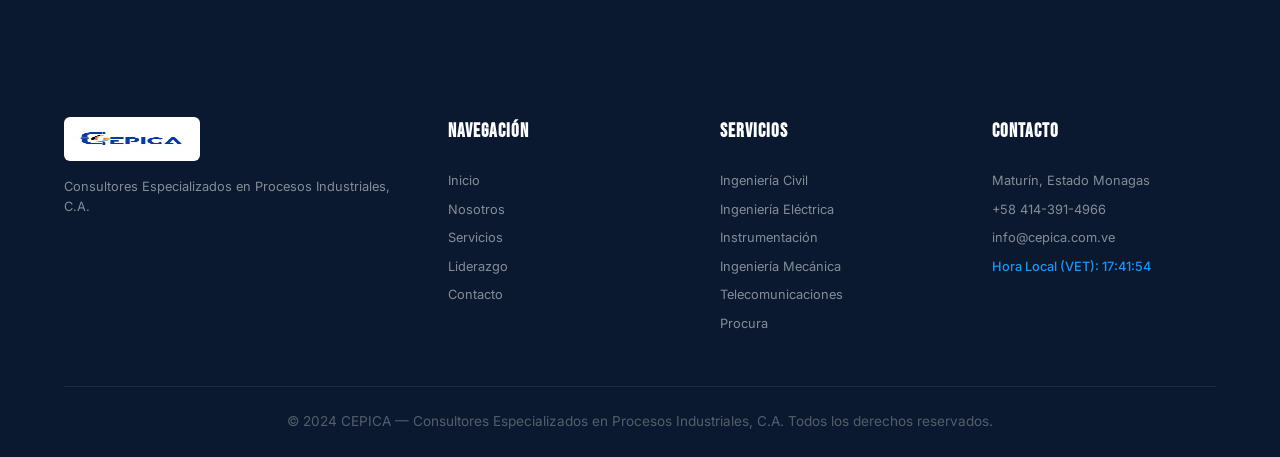
<file: liderazgo.html>
<!DOCTYPE html>
<html lang="es-VE">
<head>
  <meta charset="UTF-8">
  <meta name="viewport" content="width=device-width, initial-scale=1.0">
  <title>Liderazgo — CEPICA | Vicmar Suárez, Presidente</title>
  <meta name="description" content="Conozca al equipo directivo de CEPICA, liderado por Vicmar Suárez. Más de 16 años de experiencia ejecutando proyectos de ingeniería industrial en Venezuela.">
  <link rel="canonical" href="https://cepica.com.ve/liderazgo.html">
  <meta property="og:title" content="Liderazgo — CEPICA | Equipo Directivo">
  <meta property="og:description" content="Equipo directivo con trayectoria comprobada en ingeniería industrial y proyectos EPC.">
  <meta property="og:image" content="https://cepica.com.ve/fotos/vicmar_suarez.jpg">
  <meta property="og:url" content="https://cepica.com.ve/liderazgo.html">
  <meta property="og:type" content="profile">
  <meta property="og:locale" content="es_VE">
  <meta name="twitter:card" content="summary_large_image">
  <link rel="icon" href="fotos/logo.jpg">
  <link rel="preconnect" href="https://fonts.googleapis.com">
  <link rel="preconnect" href="https://fonts.gstatic.com" crossorigin>
  <link href="https://fonts.googleapis.com/css2?family=Bebas+Neue&family=Inter:wght@300;400;500;600;700&family=Geist:wght@300;400;500;600;700&family=Gilda+Display&display=swap" rel="stylesheet">
  <link rel="stylesheet" href="css/styles.css">
  <script type="application/ld+json">[{"@context":"https://schema.org","@type":"BreadcrumbList","itemListElement":[{"@type":"ListItem","position":1,"name":"Inicio","item":"https://cepica.com.ve/"},{"@type":"ListItem","position":2,"name":"Liderazgo","item":"https://cepica.com.ve/liderazgo.html"}]},{"@context":"https://schema.org","@type":"Person","name":"Vicmar Suárez","jobTitle":"Presidente","worksFor":{"@type":"Organization","name":"CEPICA","url":"https://cepica.com.ve"},"image":"https://cepica.com.ve/fotos/vicmar_suarez.jpg"}]</script>
</head>
<body>
<a href="#main" class="skip-link">Saltar al contenido</a>
<div class="cursor-dot"></div>
<div class="cursor-ring"></div>
<div class="reading-progress" id="reading-progress"></div>

<header class="nav" id="nav"><div class="nav__inner">
  <a href="index.html" class="nav__logo"><span class="nav__logo-pill"><img src="fotos/logo.jpg" alt="CEPICA" width="120" height="36"></span></a>
  <nav class="nav__links" aria-label="Navegación principal">
    <a href="index.html" class="nav__link">Inicio</a><a href="nosotros.html" class="nav__link">Nosotros</a><a href="servicios.html" class="nav__link">Servicios</a><a href="liderazgo.html" class="nav__link" aria-current="page">Liderazgo</a><a href="contacto.html" class="nav__link">Contacto</a>
  </nav>
  <a href="contacto.html" class="nav__cta">Solicitar Consulta</a>
  <button class="nav__burger" id="burger" aria-label="Abrir menú" aria-expanded="false" aria-controls="drawer"><span></span><span></span><span></span></button>
</div></header>
<div class="drawer" id="drawer" role="dialog" aria-label="Menú"><div class="drawer__overlay"></div><div class="drawer__panel">
  <a href="index.html" class="drawer__link">Inicio</a><a href="nosotros.html" class="drawer__link">Nosotros</a><a href="servicios.html" class="drawer__link">Servicios</a><a href="liderazgo.html" class="drawer__link" aria-current="page">Liderazgo</a><a href="contacto.html" class="drawer__link">Contacto</a><a href="contacto.html" class="drawer__cta">Solicitar Consulta</a>
</div></div>

<main id="main"><div class="page-transition">

<!-- PAGE HERO -->
<section class="page-hero">
  <div class="page-hero__bg"><video muted loop playsinline preload="metadata" poster="fotos/vicmar_suarez.jpg"><source src="videos/7646402-uhd_2160_3840_25fps.mp4" type="video/mp4"></video></div>
  <div class="page-hero__overlay"></div>
  <div class="page-hero__content">
    <nav class="breadcrumb" aria-label="Ruta de navegación"><a href="index.html">Inicio</a><span aria-hidden="true">›</span><span aria-current="page">Liderazgo</span></nav>
    <h1 class="page-hero__title">LIDERAZGO</h1>
  </div>
</section>

<!-- PERFIL DEL PRESIDENTE -->
<section class="leader-profile"><div class="container">
  <div class="leader-profile__grid">
    <div class="leader-profile__img-wrap reveal">
      <img src="fotos/vicmar_suarez.jpg" alt="Vicmar Suárez, Presidente de CEPICA" width="600" height="800">
    </div>
    <div class="reveal">
      <div class="section-label">Presidente de CEPICA</div>
      <h2 class="section-title">VICMAR SUÁREZ</h2>
      <p class="leader-profile__role">Presidente — Consultores Especializados en Procesos Industriales, C.A.</p>
      <p class="leader-profile__bio">Vicmar Suárez lidera CEPICA con más de 16 años de trayectoria en la industria petrolera, petroquímica y energética de Venezuela. Su visión estratégica y experiencia técnica han posicionado a la empresa como referente en consultoría de ingeniería de procesos industriales.</p>
      <p class="leader-profile__bio">Bajo su dirección, CEPICA ha ejecutado más de 150 proyectos y superado el millón de horas-hombre, consolidando un equipo multidisciplinario de alto rendimiento que opera con los estándares más exigentes de calidad, seguridad y cumplimiento normativo.</p>
      <p class="leader-profile__bio">Su enfoque de gestión integra la excelencia técnica con una cultura organizacional centrada en la seguridad industrial, el desarrollo profesional del talento y el cumplimiento riguroso de los compromisos con cada cliente.</p>
      <div class="leader__credentials">
        <div class="credential"><span class="credential__val" data-target="16">0</span><span class="credential__lbl">Años de Trayectoria</span></div>
        <div class="credential"><span class="credential__val" data-target="150">0</span><span class="credential__lbl">Proyectos Dirigidos</span></div>
        <div class="credential"><span class="credential__val" data-target="6">0</span><span class="credential__lbl">Disciplinas Técnicas</span></div>
      </div>
    </div>
  </div>
</div></section>

<!-- FORMACIÓN Y TRAYECTORIA -->
<section class="career"><div class="container">
  <div class="section-label centered">Formación y Trayectoria</div>
  <h2 class="section-title centered reveal">PERFIL PROFESIONAL</h2>
  <div class="career__grid">
    <div class="career__item reveal">
      <h3>Formación Académica</h3>
      <!-- [COMPLETAR: título universitario de Vicmar Suárez] -->
      <p><strong>Título:</strong> [COMPLETAR: título universitario]</p>
      <!-- [COMPLETAR: casa de estudios de Vicmar Suárez] -->
      <p><strong>Institución:</strong> [COMPLETAR: casa de estudios]</p>
    </div>
    <div class="career__item reveal">
      <h3>Formación Complementaria</h3>
      <!-- [COMPLETAR: cursos, diplomados o certificaciones de Vicmar Suárez] -->
      <p>[COMPLETAR: formación complementaria, cursos y certificaciones]</p>
    </div>
    <div class="career__item reveal">
      <h3>Experiencia Previa</h3>
      <!-- [COMPLETAR: experiencia laboral previa de Vicmar Suárez antes de CEPICA] -->
      <p>[COMPLETAR: experiencia profesional previa a CEPICA]</p>
    </div>
  </div>
</div></section>

<!-- ESTRUCTURA DEL EQUIPO -->
<section class="team-areas"><div class="container">
  <div class="section-label centered">Estructura Técnica</div>
  <h2 class="section-title centered reveal">ÁREAS DEL EQUIPO</h2>
  <p class="section-sub centered reveal">CEPICA organiza su talento humano en 6 áreas técnicas especializadas, cada una liderada por profesionales con experiencia comprobada en el sector.</p>
  <div class="team-areas__grid">
    <div class="team-area reveal">
      <div class="team-area__icon"><svg viewBox="0 0 24 24" fill="none" stroke="currentColor" stroke-width="1.5"><path d="M3 21h18M5 21V7l7-4 7 4v14M9 21v-6h6v6"/><path d="M9 9h1M14 9h1M9 13h1M14 13h1"/></svg></div>
      <h3>Civil</h3>
      <p>Obras civiles, cimentaciones, estructuras metálicas y edificaciones industriales.</p>
    </div>
    <div class="team-area reveal">
      <div class="team-area__icon"><svg viewBox="0 0 24 24" fill="none" stroke="currentColor" stroke-width="1.5"><path d="M13 2L3 14h9l-1 8 10-12h-9l1-8z"/></svg></div>
      <h3>Eléctrica</h3>
      <p>Sistemas de potencia, distribución, subestaciones y protección eléctrica.</p>
    </div>
    <div class="team-area reveal">
      <div class="team-area__icon"><svg viewBox="0 0 24 24" fill="none" stroke="currentColor" stroke-width="1.5"><circle cx="12" cy="12" r="10"/><path d="M12 6v6l4 2"/><path d="M16 8a4 4 0 00-8 0"/></svg></div>
      <h3>Instrumentación</h3>
      <p>Control de procesos, DCS/PLC, SCADA e instrumentación de campo.</p>
    </div>
    <div class="team-area reveal">
      <div class="team-area__icon"><svg viewBox="0 0 24 24" fill="none" stroke="currentColor" stroke-width="1.5"><circle cx="12" cy="12" r="3"/><path d="M19.4 15a1.65 1.65 0 00.33 1.82l.06.06a2 2 0 010 2.83 2 2 0 01-2.83 0l-.06-.06a1.65 1.65 0 00-1.82-.33 1.65 1.65 0 00-1 1.51V21a2 2 0 01-4 0v-.09A1.65 1.65 0 009 19.4a1.65 1.65 0 00-1.82.33l-.06.06a2 2 0 01-2.83-2.83l.06-.06A1.65 1.65 0 004.68 15a1.65 1.65 0 00-1.51-1H3a2 2 0 010-4h.09A1.65 1.65 0 004.6 9a1.65 1.65 0 00-.33-1.82l-.06-.06a2 2 0 012.83-2.83l.06.06A1.65 1.65 0 009 4.68a1.65 1.65 0 001-1.51V3a2 2 0 014 0v.09a1.65 1.65 0 001 1.51 1.65 1.65 0 001.82-.33l.06-.06a2 2 0 012.83 2.83l-.06.06A1.65 1.65 0 0019.4 9a1.65 1.65 0 001.51 1H21a2 2 0 010 4h-.09a1.65 1.65 0 00-1.51 1z"/></svg></div>
      <h3>Mecánica</h3>
      <p>Tuberías de proceso, equipos a presión, análisis de esfuerzos y soportería.</p>
    </div>
    <div class="team-area reveal">
      <div class="team-area__icon"><svg viewBox="0 0 24 24" fill="none" stroke="currentColor" stroke-width="1.5"><path d="M5 12.55a11 11 0 0114.08 0M1.42 9a16 16 0 0121.16 0M8.53 16.11a6 6 0 016.95 0M12 20h.01"/></svg></div>
      <h3>Telecomunicaciones</h3>
      <p>Redes industriales, fibra óptica, radio y sistemas de comunicación.</p>
    </div>
    <div class="team-area reveal">
      <div class="team-area__icon"><svg viewBox="0 0 24 24" fill="none" stroke="currentColor" stroke-width="1.5"><rect x="1" y="3" width="15" height="13" rx="2"/><path d="M16 8h4a2 2 0 012 2v9a2 2 0 01-2 2H6a2 2 0 01-2-2v-4"/><path d="M9 18v-5h6v5"/></svg></div>
      <h3>Procura</h3>
      <p>Compras técnicas, logística de materiales y asistencia en campo.</p>
    </div>
  </div>
</div></section>

<!-- COMPROMISOS DE GESTIÓN -->
<section class="commitments"><div class="container">
  <div class="section-label centered">Filosofía de Gestión</div>
  <h2 class="section-title centered reveal">COMPROMISOS DE DIRECCIÓN</h2>
  <div class="commitments__grid">
    <div class="commitment reveal">
      <div class="commitment__icon"><svg viewBox="0 0 24 24" fill="none" stroke="currentColor" stroke-width="1.5"><path d="M9 12l2 2 4-4m5.618-4.016A11.955 11.955 0 0112 2.944a11.955 11.955 0 01-8.618 3.04A12.02 12.02 0 003 9c0 5.591 3.824 10.29 9 11.622 5.176-1.332 9-6.03 9-11.622 0-1.042-.133-2.052-.382-3.016z"/></svg></div>
      <h3>Calidad Total</h3>
      <p>Cada entregable pasa por un proceso de aseguramiento de calidad con revisiones interdisciplinarias, verificación normativa y control documental riguroso.</p>
    </div>
    <div class="commitment reveal">
      <div class="commitment__icon"><svg viewBox="0 0 24 24" fill="none" stroke="currentColor" stroke-width="1.5"><path d="M12 22s8-4 8-10V5l-8-3-8 3v7c0 6 8 10 8 10z"/></svg></div>
      <h3>Seguridad Industrial</h3>
      <p>La seguridad no es un agregado sino un principio de diseño. Integramos protocolos SIAHO desde la fase conceptual hasta la supervisión en campo.</p>
    </div>
    <div class="commitment reveal">
      <div class="commitment__icon"><svg viewBox="0 0 24 24" fill="none" stroke="currentColor" stroke-width="1.5"><path d="M14 2H6a2 2 0 00-2 2v16a2 2 0 002 2h12a2 2 0 002-2V8z"/><polyline points="14 2 14 8 20 8"/><line x1="16" y1="13" x2="8" y2="13"/><line x1="16" y1="17" x2="8" y2="17"/><polyline points="10 9 9 9 8 9"/></svg></div>
      <h3>Cumplimiento Normativo</h3>
      <p>Operamos bajo las normativas nacionales vigentes, estándares PDVSA y normas internacionales aplicables a cada disciplina de ingeniería.</p>
    </div>
  </div>
</div></section>

<!-- GALERÍA -->
<section class="gallery"><div class="container">
  <div class="section-label centered">En Campo</div>
  <h2 class="section-title centered reveal">EQUIPO EN ACCIÓN</h2>
  <div class="gallery__grid">
    <div class="gallery__item reveal" data-lightbox="liderazgo" data-src="fotos/pexels-sergey-sergeev-2153675005-32845690.jpg"><img src="fotos/pexels-sergey-sergeev-2153675005-32845690.jpg" alt="Equipo técnico de CEPICA con tableta en planta industrial" loading="lazy" decoding="async" width="1600" height="1067"></div>
    <div class="gallery__item reveal" data-lightbox="liderazgo" data-src="fotos/pexels-th-ng-flight-simulator-2164127181-39463022.jpg"><img src="fotos/pexels-th-ng-flight-simulator-2164127181-39463022.jpg" alt="Labores de soldadura y construcción en campo" loading="lazy" decoding="async" width="1600" height="1067"></div>
    <div class="gallery__item reveal" data-lightbox="liderazgo" data-src="fotos/pexels-sejio402-6477213.jpg"><img src="fotos/pexels-sejio402-6477213.jpg" alt="Circuitos de instrumentación industrial" loading="lazy" decoding="async" width="1600" height="1067"></div>
    <div class="gallery__item gallery__item--wide reveal"><video muted loop playsinline preload="metadata" poster="fotos/pexels-sergey-sergeev-2153675005-32845690.jpg"><source src="videos/7646402-uhd_2160_3840_25fps.mp4" type="video/mp4"></video></div>
  </div>
</div></section>

<!-- CTA -->
<section class="cta-section"><div class="container">
  <h2 class="section-title centered reveal">¿DESEA TRABAJAR CON NUESTRO EQUIPO?</h2>
  <p class="section-sub centered reveal">Contáctenos para discutir cómo nuestra experiencia puede aportar valor a su proyecto.</p>
  <div style="text-align:center;"><a href="contacto.html" class="btn btn--primary reveal">Contactar Ahora</a></div>
</div></section>

</div></main>

<footer class="footer"><div class="container"><div class="footer__grid">
  <div class="footer__brand"><div class="footer__logo-pill"><img src="fotos/logo.jpg" alt="CEPICA" width="120" height="36"></div><p>Consultores Especializados en Procesos Industriales, C.A.</p></div>
  <div class="footer__col"><h4>Navegación</h4><a href="index.html">Inicio</a><a href="nosotros.html">Nosotros</a><a href="servicios.html">Servicios</a><a href="liderazgo.html">Liderazgo</a><a href="contacto.html">Contacto</a></div>
  <div class="footer__col"><h4>Servicios</h4><a href="servicios.html#civil">Ingeniería Civil</a><a href="servicios.html#electrica">Ingeniería Eléctrica</a><a href="servicios.html#instrumentacion">Instrumentación</a><a href="servicios.html#mecanica">Ingeniería Mecánica</a><a href="servicios.html#telecomunicaciones">Telecomunicaciones</a><a href="servicios.html#procura">Procura</a></div>
  <div class="footer__col"><h4>Contacto</h4><p>Maturín, Estado Monagas</p><p>+58 414-391-4966</p><p>info@cepica.com.ve</p><p class="footer__clock">Hora Local (VET): <span id="vet-clock">--:--:--</span></p></div>
</div><div class="footer__bottom"><p>&copy; 2024 CEPICA — Consultores Especializados en Procesos Industriales, C.A. Todos los derechos reservados.</p></div></div></footer>

<div class="fab-group">
  <a href="https://wa.me/584143914966?text=Buen%20d%C3%ADa%2C%20estoy%20interesado%20en%20los%20servicios%20de%20CEPICA." target="_blank" rel="noopener" class="fab fab--wa" aria-label="WhatsApp"><svg viewBox="0 0 24 24" width="28" height="28" fill="currentColor"><path d="M17.472 14.382c-.297-.149-1.758-.867-2.03-.967-.273-.099-.471-.148-.67.15-.197.297-.767.966-.94 1.164-.173.199-.347.223-.644.075-.297-.15-1.255-.463-2.39-1.475-.883-.788-1.48-1.761-1.653-2.059-.173-.297-.018-.458.13-.606.134-.133.298-.347.446-.52.149-.174.198-.298.298-.497.099-.198.05-.371-.025-.52-.075-.149-.669-1.612-.916-2.207-.242-.579-.487-.5-.669-.51-.173-.008-.371-.01-.57-.01-.198 0-.52.074-.792.372-.272.297-1.04 1.016-1.04 2.479 0 1.462 1.065 2.875 1.213 3.074.149.198 2.096 3.2 5.077 4.487.709.306 1.262.489 1.694.625.712.227 1.36.195 1.871.118.571-.085 1.758-.719 2.006-1.413.248-.694.248-1.289.173-1.413-.074-.124-.272-.198-.57-.347m-5.421 7.403h-.004a9.87 9.87 0 01-5.031-1.378l-.361-.214-3.741.982.998-3.648-.235-.374a9.86 9.86 0 01-1.51-5.26c.001-5.45 4.436-9.884 9.888-9.884 2.64 0 5.122 1.03 6.988 2.898a9.825 9.825 0 012.893 6.994c-.003 5.45-4.437 9.884-9.885 9.884m8.413-18.297A11.815 11.815 0 0012.05 0C5.495 0 .16 5.335.157 11.892c0 2.096.547 4.142 1.588 5.945L.057 24l6.305-1.654a11.882 11.882 0 005.683 1.448h.005c6.554 0 11.89-5.335 11.893-11.893a11.821 11.821 0 00-3.48-8.413z"/></svg></a>
  <button class="fab fab--bot" id="fab-bot" aria-label="Asistente virtual" aria-expanded="false"><svg viewBox="0 0 24 24" width="28" height="28" fill="none" stroke="currentColor" stroke-width="1.5"><rect x="3" y="11" width="18" height="10" rx="2"/><circle cx="9" cy="16" r="1"/><circle cx="15" cy="16" r="1"/><path d="M8 11V7a4 4 0 118 0v4"/></svg></button>
</div>
<div class="chatbot" id="chatbot" role="dialog" aria-label="Asistente virtual"><div class="chatbot__header"><div class="chatbot__title"><span class="chatbot__dot"></span> CEPICA Bot</div><button class="chatbot__close" id="chatbot-close" aria-label="Cerrar">&times;</button></div><div class="chatbot__body" id="chatbot-body"><div class="chatbot__msg chatbot__msg--bot">¡Bienvenido! ¿En qué puedo ayudarle?</div><div class="chatbot__options" id="chatbot-options"><button class="chatbot__opt" data-q="liderazgo">¿Quién dirige CEPICA?</button><button class="chatbot__opt" data-q="experiencia">¿Cuánta experiencia tienen?</button><button class="chatbot__opt" data-q="servicios">¿Qué servicios ofrecen?</button><button class="chatbot__opt" data-q="contacto">¿Cómo los contacto?</button></div></div></div>
<button class="back-to-top" id="back-to-top" aria-label="Volver al inicio"><svg viewBox="0 0 24 24" fill="none" stroke="currentColor" stroke-width="2"><path d="M18 15l-6-6-6 6"/></svg></button>
<script src="js/main.js" defer></script>
</body>
</html>
</file>
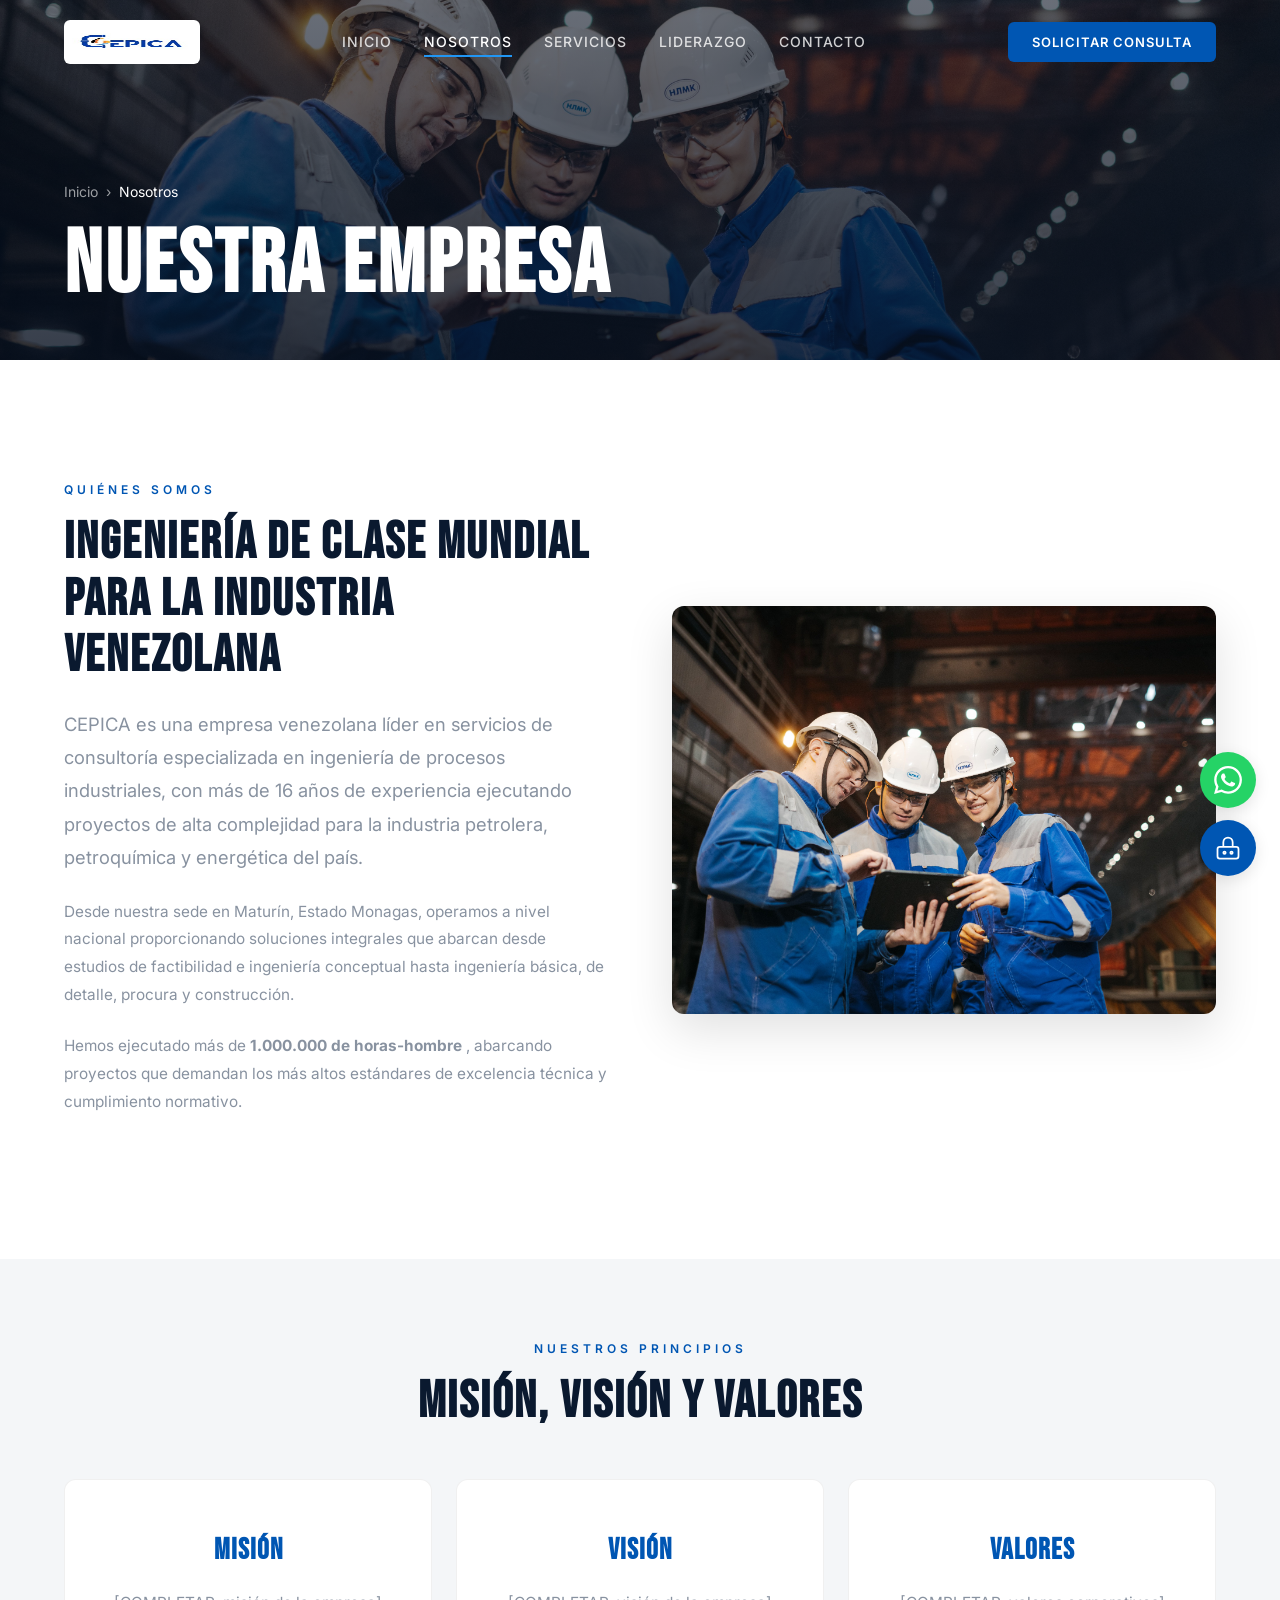
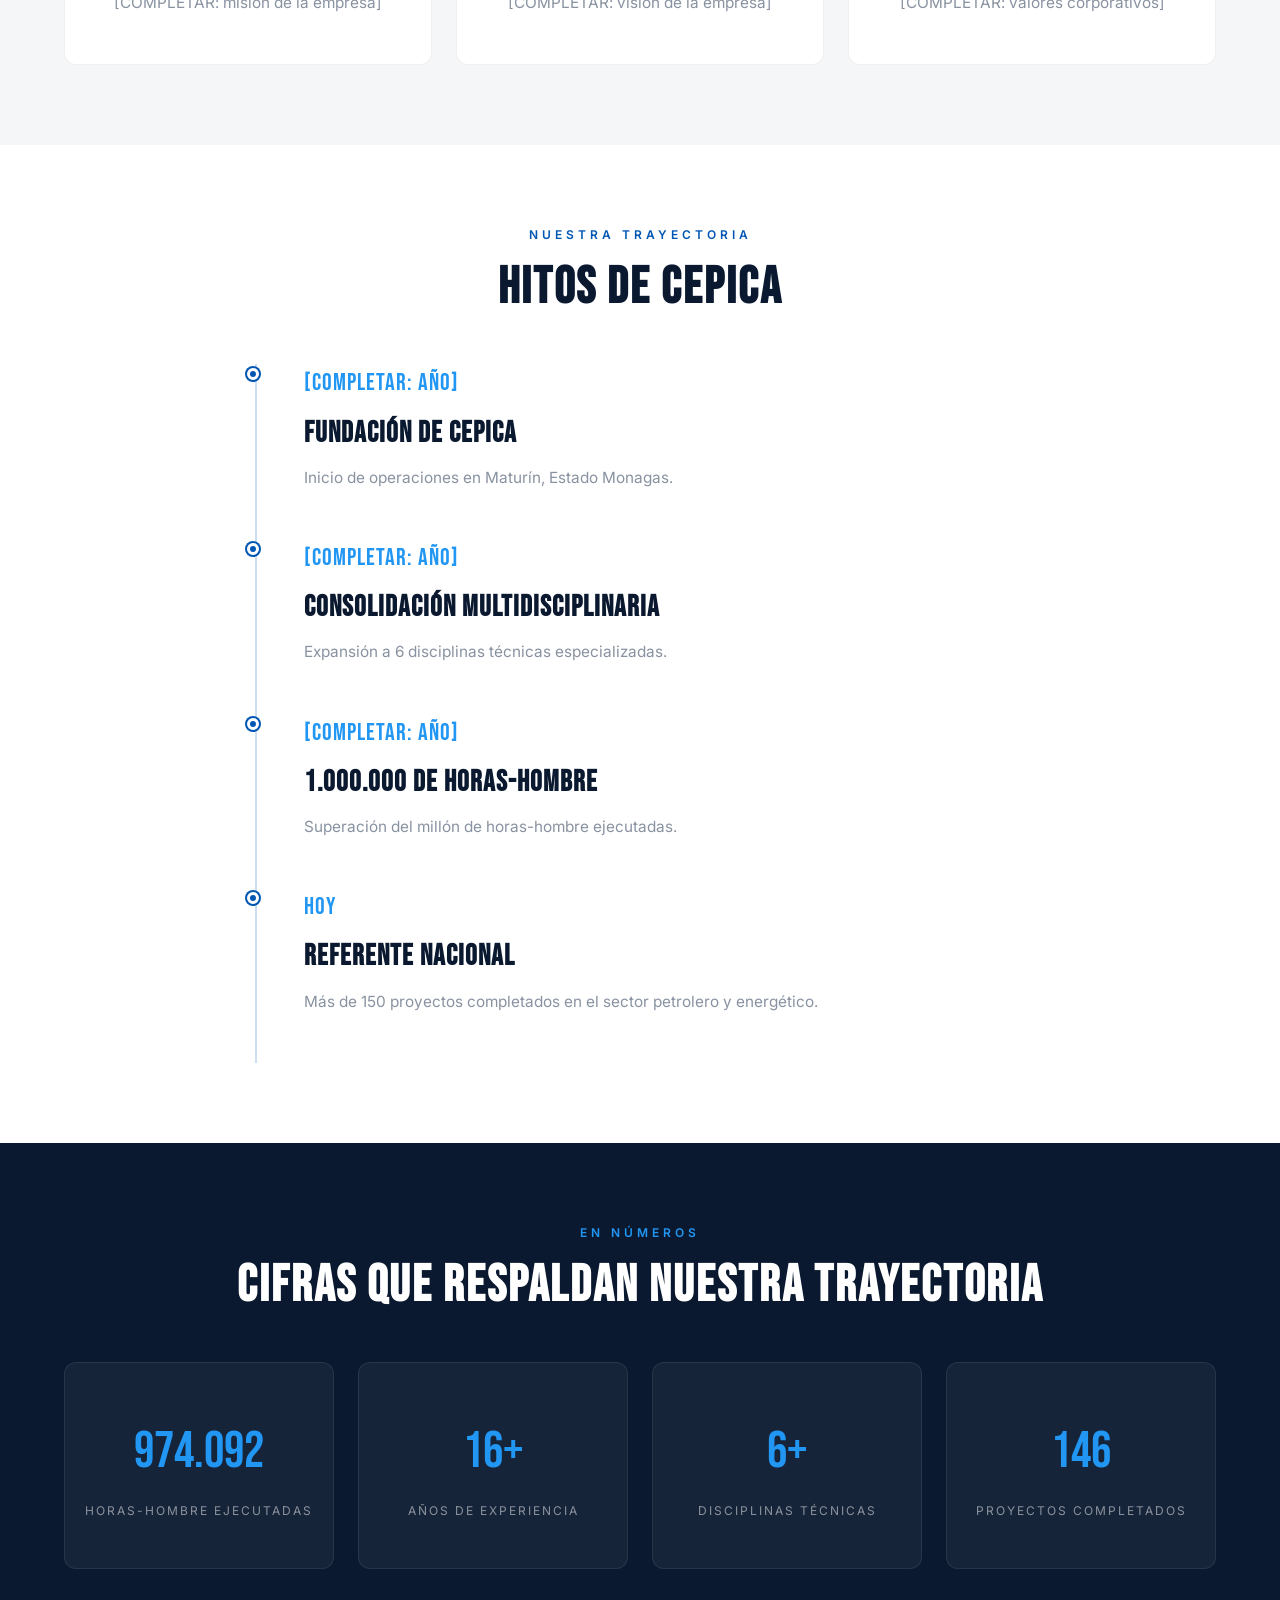
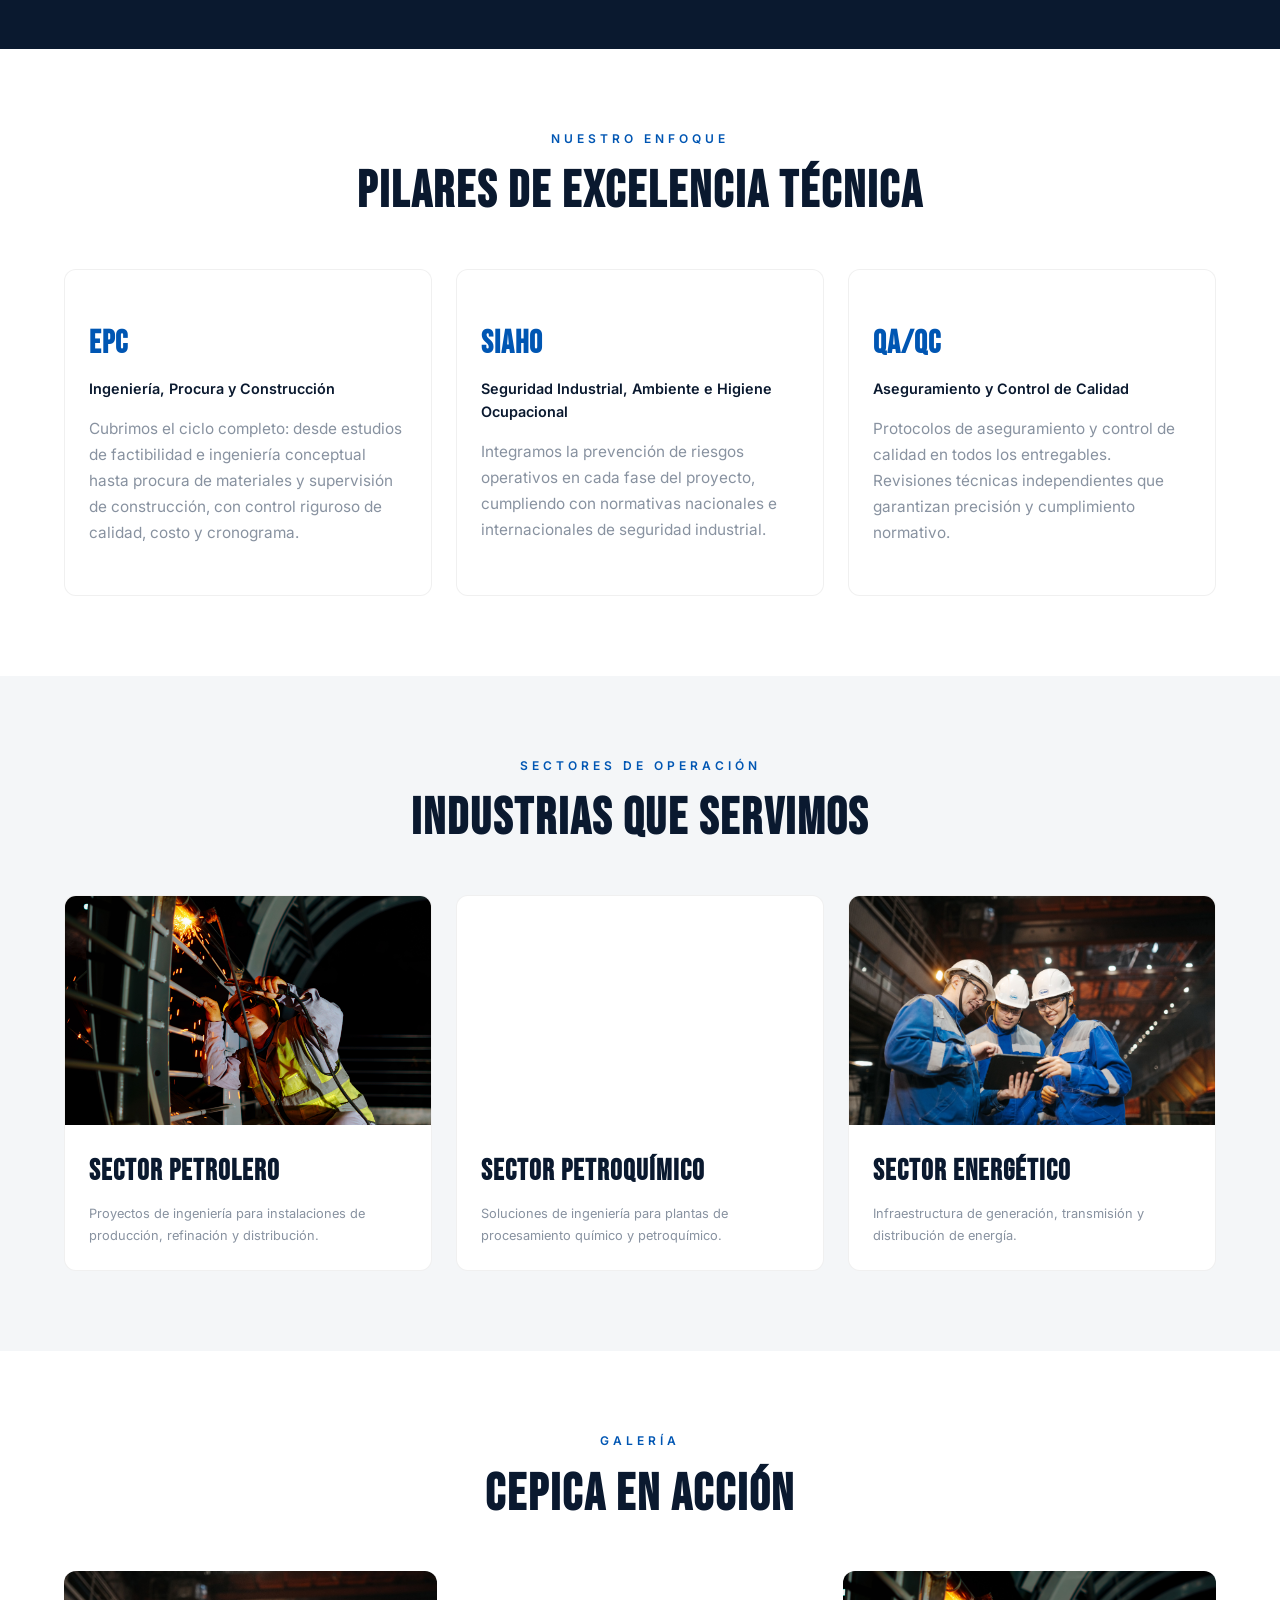
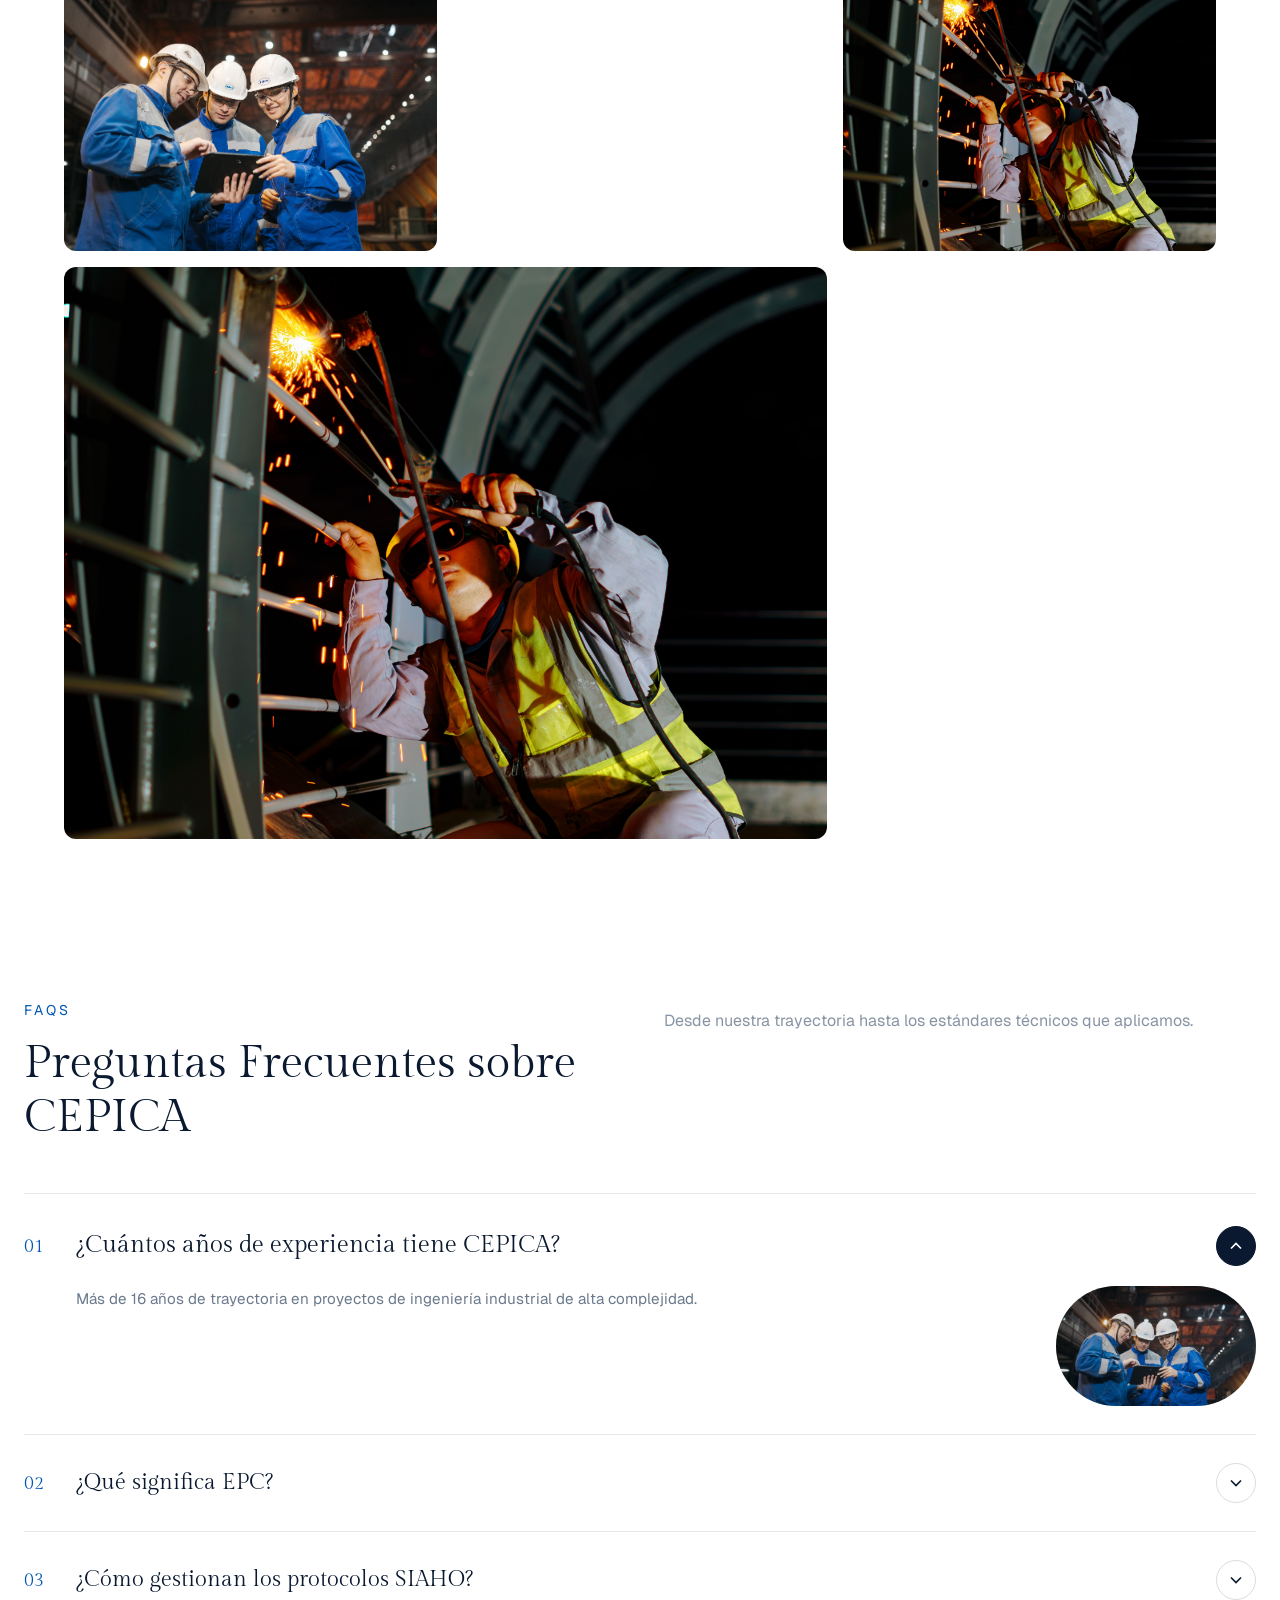
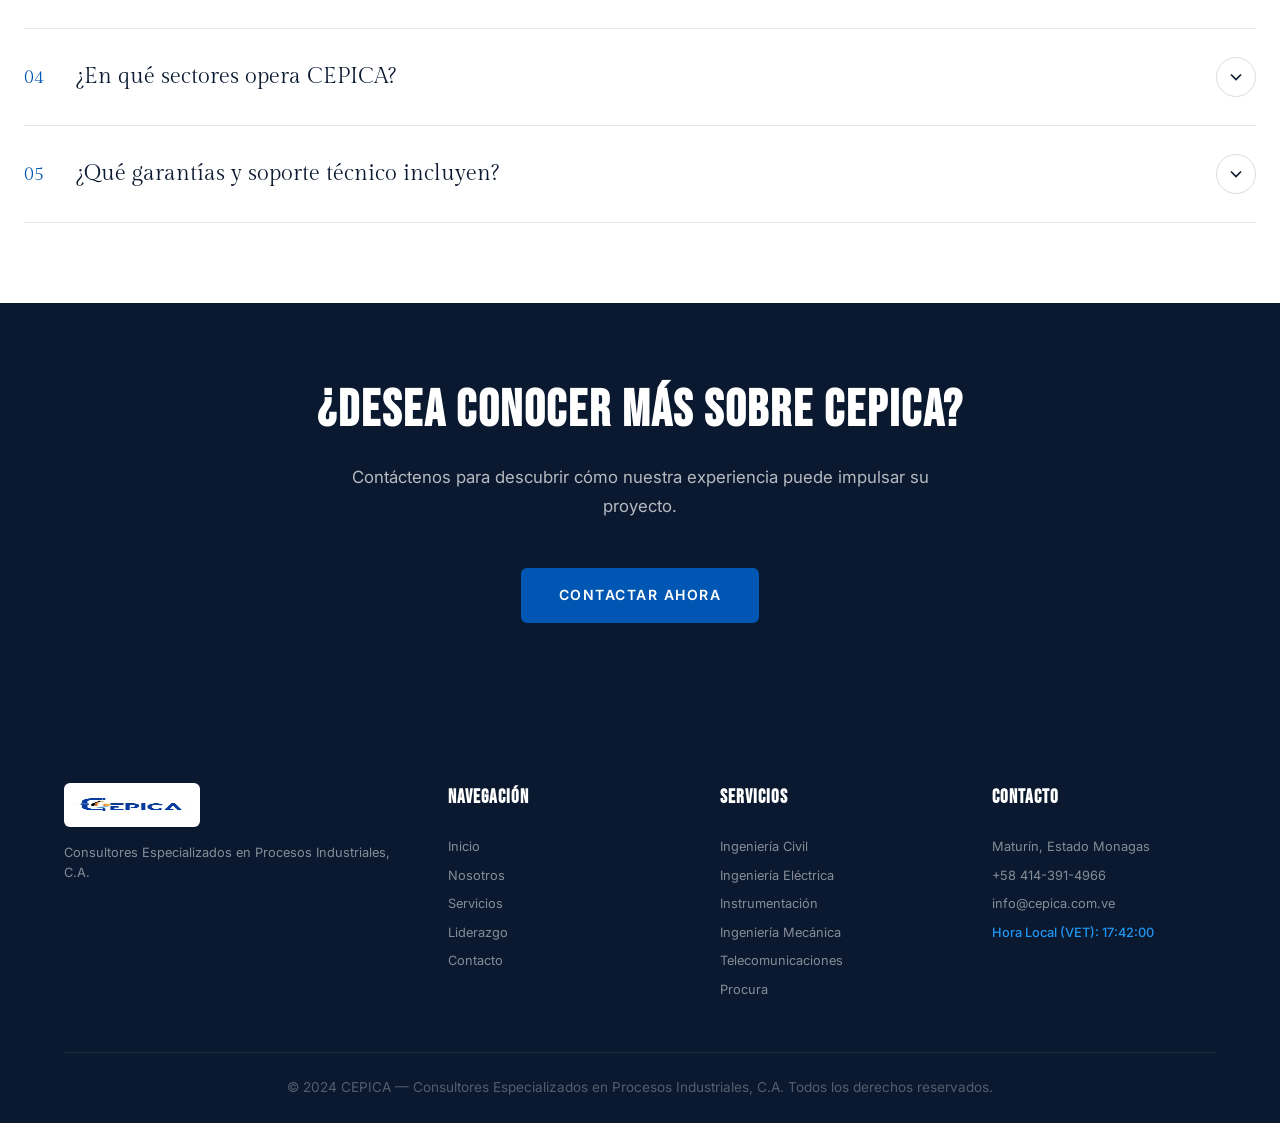
<file: nosotros.html>
<!DOCTYPE html>
<html lang="es-VE">
<head>
  <meta charset="UTF-8">
  <meta name="viewport" content="width=device-width, initial-scale=1.0">
  <title>Nosotros — CEPICA | Ingeniería Industrial en Venezuela</title>
  <meta name="description" content="Conozca CEPICA: más de 16 años ejecutando proyectos de ingeniería industrial con 1.000.000+ de horas-hombre para la industria petrolera, petroquímica y energética de Venezuela.">
  <link rel="canonical" href="https://cepica.com.ve/nosotros.html">
  <meta property="og:title" content="Nosotros — CEPICA | Ingeniería Industrial en Venezuela">
  <meta property="og:description" content="Más de 16 años ejecutando proyectos de ingeniería industrial con 1.000.000+ de horas-hombre.">
  <meta property="og:image" content="https://cepica.com.ve/fotos/logo.jpg">
  <meta property="og:url" content="https://cepica.com.ve/nosotros.html">
  <meta property="og:type" content="website">
  <meta property="og:locale" content="es_VE">
  <meta name="twitter:card" content="summary_large_image">
  <link rel="icon" href="fotos/logo.jpg">
  <link rel="preconnect" href="https://fonts.googleapis.com">
  <link rel="preconnect" href="https://fonts.gstatic.com" crossorigin>
  <link href="https://fonts.googleapis.com/css2?family=Bebas+Neue&family=Inter:wght@300;400;500;600;700&family=Geist:wght@300;400;500;600;700&family=Gilda+Display&display=swap" rel="stylesheet">
  <link rel="stylesheet" href="css/styles.css">
  <script type="application/ld+json">{"@context":"https://schema.org","@type":"BreadcrumbList","itemListElement":[{"@type":"ListItem","position":1,"name":"Inicio","item":"https://cepica.com.ve/"},{"@type":"ListItem","position":2,"name":"Nosotros","item":"https://cepica.com.ve/nosotros.html"}]}</script>
</head>
<body>
<a href="#main" class="skip-link">Saltar al contenido</a>
<div class="cursor-dot"></div>
<div class="cursor-ring"></div>
<div class="reading-progress" id="reading-progress"></div>

<header class="nav" id="nav"><div class="nav__inner">
  <a href="index.html" class="nav__logo"><span class="nav__logo-pill"><img src="fotos/logo.jpg" alt="CEPICA" width="120" height="36"></span></a>
  <nav class="nav__links" aria-label="Navegación principal">
    <a href="index.html" class="nav__link">Inicio</a><a href="nosotros.html" class="nav__link" aria-current="page">Nosotros</a><a href="servicios.html" class="nav__link">Servicios</a><a href="liderazgo.html" class="nav__link">Liderazgo</a><a href="contacto.html" class="nav__link">Contacto</a>
  </nav>
  <a href="contacto.html" class="nav__cta">Solicitar Consulta</a>
  <button class="nav__burger" id="burger" aria-label="Abrir menú" aria-expanded="false" aria-controls="drawer"><span></span><span></span><span></span></button>
</div></header>
<div class="drawer" id="drawer" role="dialog" aria-label="Menú"><div class="drawer__overlay"></div><div class="drawer__panel">
  <a href="index.html" class="drawer__link">Inicio</a><a href="nosotros.html" class="drawer__link" aria-current="page">Nosotros</a><a href="servicios.html" class="drawer__link">Servicios</a><a href="liderazgo.html" class="drawer__link">Liderazgo</a><a href="contacto.html" class="drawer__link">Contacto</a><a href="contacto.html" class="drawer__cta">Solicitar Consulta</a>
</div></div>

<main id="main"><div class="page-transition">

<section class="page-hero">
  <div class="page-hero__bg"><video muted loop playsinline preload="metadata" poster="fotos/pexels-sergey-sergeev-2153675005-32845690.jpg"><source src="videos/13814713_3840_2160_100fps.mp4" type="video/mp4"></video></div>
  <div class="page-hero__overlay"></div>
  <div class="page-hero__content">
    <nav class="breadcrumb" aria-label="Ruta de navegación"><a href="index.html">Inicio</a><span aria-hidden="true">›</span><span aria-current="page">Nosotros</span></nav>
    <h1 class="page-hero__title">NUESTRA EMPRESA</h1>
  </div>
</section>

<section class="about"><div class="container"><div class="about__grid">
  <div class="about__text reveal">
    <div class="section-label">Quiénes Somos</div>
    <h2 class="section-title">INGENIERÍA DE CLASE MUNDIAL PARA LA INDUSTRIA VENEZOLANA</h2>
    <p class="about__lead">CEPICA es una empresa venezolana líder en servicios de consultoría especializada en ingeniería de procesos industriales, con más de 16 años de experiencia ejecutando proyectos de alta complejidad para la industria petrolera, petroquímica y energética del país.</p>
    <p>Desde nuestra sede en Maturín, Estado Monagas, operamos a nivel nacional proporcionando soluciones integrales que abarcan desde estudios de factibilidad e ingeniería conceptual hasta ingeniería básica, de detalle, procura y construcción.</p>
    <p>Hemos ejecutado más de <strong>1.000.000 de horas-hombre</strong> <!-- [COMPLETAR: confirmar si es "en los últimos 3 años" o acumulado total de 16+ años] -->, abarcando proyectos que demandan los más altos estándares de excelencia técnica y cumplimiento normativo.</p>
  </div>
  <div class="about__media reveal"><div class="about__video-wrap">
    <video muted loop playsinline preload="metadata" poster="fotos/pexels-sergey-sergeev-2153675005-32845690.jpg"><source src="videos/13814713_3840_2160_100fps.mp4" type="video/mp4"></video>
  </div></div>
</div></div></section>

<section class="mvv"><div class="container">
  <div class="section-label centered">Nuestros Principios</div>
  <h2 class="section-title centered reveal">MISIÓN, VISIÓN Y VALORES</h2>
  <div class="mvv__grid">
    <div class="mvv__card reveal"><h3>Misión</h3><p>[COMPLETAR: misión de la empresa]</p></div>
    <div class="mvv__card reveal"><h3>Visión</h3><p>[COMPLETAR: visión de la empresa]</p></div>
    <div class="mvv__card reveal"><h3>Valores</h3><p>[COMPLETAR: valores corporativos]</p></div>
  </div>
</div></section>

<section class="timeline-section"><div class="container">
  <div class="section-label centered">Nuestra Trayectoria</div>
  <h2 class="section-title centered reveal">HITOS DE CEPICA</h2>
  <div class="timeline">
    <div class="timeline__item reveal"><div class="timeline__year">[COMPLETAR: año]</div><div class="timeline__content"><h3>Fundación de CEPICA</h3><p>Inicio de operaciones en Maturín, Estado Monagas.</p></div></div>
    <div class="timeline__item reveal"><div class="timeline__year">[COMPLETAR: año]</div><div class="timeline__content"><h3>Consolidación Multidisciplinaria</h3><p>Expansión a 6 disciplinas técnicas especializadas.</p></div></div>
    <div class="timeline__item reveal"><div class="timeline__year">[COMPLETAR: año]</div><div class="timeline__content"><h3>1.000.000 de Horas-Hombre</h3><p>Superación del millón de horas-hombre ejecutadas.</p></div></div>
    <div class="timeline__item reveal"><div class="timeline__year">Hoy</div><div class="timeline__content"><h3>Referente Nacional</h3><p>Más de 150 proyectos completados en el sector petrolero y energético.</p></div></div>
  </div>
</div></section>

<section class="key-figures"><div class="container">
  <div class="section-label centered">En Números</div>
  <h2 class="section-title centered reveal">CIFRAS QUE RESPALDAN NUESTRA TRAYECTORIA</h2>
  <div class="figures__grid">
    <div class="figure reveal"><span class="figure__num" data-target="1000000" data-format="dots">0</span><span class="figure__label">Horas-Hombre Ejecutadas</span></div>
    <div class="figure reveal"><span class="figure__num" data-target="16">0</span><span class="figure__label">Años de Experiencia</span></div>
    <div class="figure reveal"><span class="figure__num" data-target="6">0</span><span class="figure__label">Disciplinas Técnicas</span></div>
    <div class="figure reveal"><span class="figure__num" data-target="150">0</span><span class="figure__label">Proyectos Completados</span></div>
  </div>
</div></section>

<section class="approach"><div class="container">
  <div class="section-label centered">Nuestro Enfoque</div>
  <h2 class="section-title centered reveal">PILARES DE EXCELENCIA TÉCNICA</h2>
  <div class="approach__grid">
    <div class="approach__card reveal"><h3>EPC</h3><h4>Ingeniería, Procura y Construcción</h4><p>Cubrimos el ciclo completo: desde estudios de factibilidad e ingeniería conceptual hasta procura de materiales y supervisión de construcción, con control riguroso de calidad, costo y cronograma.</p></div>
    <div class="approach__card reveal"><h3>SIAHO</h3><h4>Seguridad Industrial, Ambiente e Higiene Ocupacional</h4><p>Integramos la prevención de riesgos operativos en cada fase del proyecto, cumpliendo con normativas nacionales e internacionales de seguridad industrial.</p></div>
    <div class="approach__card reveal"><h3>QA/QC</h3><h4>Aseguramiento y Control de Calidad</h4><p>Protocolos de aseguramiento y control de calidad en todos los entregables. Revisiones técnicas independientes que garantizan precisión y cumplimiento normativo.</p></div>
  </div>
</div></section>

<section class="sectors"><div class="container">
  <div class="section-label centered">Sectores de Operación</div>
  <h2 class="section-title centered reveal">INDUSTRIAS QUE SERVIMOS</h2>
  <div class="sectors__grid">
    <div class="sector-card reveal"><div class="sector-card__img"><img src="fotos/pexels-th-ng-flight-simulator-2164127181-39463022.jpg" alt="Labores industriales nocturnas en sector petrolero" loading="lazy" decoding="async" width="1600" height="1067"></div><div class="sector-card__body"><h3>Sector Petrolero</h3><p>Proyectos de ingeniería para instalaciones de producción, refinación y distribución.</p></div></div>
    <div class="sector-card reveal"><div class="sector-card__img"><img src="fotos/pexels-sejio402-6477213.jpg" alt="Circuitos industriales en planta petroquímica" loading="lazy" decoding="async" width="1600" height="1067"></div><div class="sector-card__body"><h3>Sector Petroquímico</h3><p>Soluciones de ingeniería para plantas de procesamiento químico y petroquímico.</p></div></div>
    <div class="sector-card reveal"><div class="sector-card__img"><img src="fotos/pexels-sergey-sergeev-2153675005-32845690.jpg" alt="Equipo técnico en planta energética" loading="lazy" decoding="async" width="1600" height="1067" style="object-position:center top;"></div><div class="sector-card__body"><h3>Sector Energético</h3><p>Infraestructura de generación, transmisión y distribución de energía.</p></div></div>
  </div>
</div></section>

<section class="gallery"><div class="container">
  <div class="section-label centered">Galería</div>
  <h2 class="section-title centered reveal">CEPICA EN ACCIÓN</h2>
  <div class="gallery__grid">
    <div class="gallery__item reveal" data-lightbox="nosotros" data-src="fotos/pexels-sergey-sergeev-2153675005-32845690.jpg"><img src="fotos/pexels-sergey-sergeev-2153675005-32845690.jpg" alt="Equipo técnico de CEPICA en planta" loading="lazy" decoding="async" width="1600" height="1067"></div>
    <div class="gallery__item reveal" data-lightbox="nosotros" data-src="fotos/pexels-sejio402-6477213.jpg"><img src="fotos/pexels-sejio402-6477213.jpg" alt="Circuitos e instrumentación" loading="lazy" decoding="async" width="1600" height="1067"></div>
    <div class="gallery__item reveal" data-lightbox="nosotros" data-src="fotos/pexels-th-ng-flight-simulator-2164127181-39463022.jpg"><img src="fotos/pexels-th-ng-flight-simulator-2164127181-39463022.jpg" alt="Soldadura y construcción en campo" loading="lazy" decoding="async" width="1600" height="1067"></div>
    <div class="gallery__item gallery__item--wide reveal"><video muted loop playsinline preload="metadata" poster="fotos/pexels-th-ng-flight-simulator-2164127181-39463022.jpg"><source src="videos/7646402-uhd_2160_3840_25fps.mp4" type="video/mp4"></video></div>
  </div>
</div></section>

<section class="faqs"><div class="faqs__inner">
  <div class="faqs__header"><div class="faqs__header-left"><span class="faqs__label">FAQs</span><h2 class="faqs__title">Preguntas Frecuentes sobre CEPICA</h2></div><div class="faqs__header-right"><p class="faqs__desc">Desde nuestra trayectoria hasta los estándares técnicos que aplicamos.</p></div></div>
  <div class="faqs__list">
    <div class="faq-item faq-item--open" data-faq="0"><button class="faq-item__header" aria-expanded="true"><div class="faq-item__left"><span class="faq-item__num">01</span><span class="faq-item__question">¿Cuántos años de experiencia tiene CEPICA?</span></div><div class="faq-item__toggle"><svg class="faq-item__chevron" viewBox="0 0 24 24" width="20" height="20" fill="none" stroke="currentColor" stroke-width="2"><polyline points="6 9 12 15 18 9"/></svg></div></button><div class="faq-item__body"><div class="faq-item__content"><p class="faq-item__answer">Más de 16 años de trayectoria en proyectos de ingeniería industrial de alta complejidad.</p><div class="faq-item__pill"><img src="fotos/pexels-sergey-sergeev-2153675005-32845690.jpg" alt="Equipo CEPICA" loading="lazy" decoding="async" width="200" height="120"><div class="faq-item__pill-overlay"></div></div></div></div></div>
    <div class="faq-item" data-faq="1"><button class="faq-item__header" aria-expanded="false"><div class="faq-item__left"><span class="faq-item__num">02</span><span class="faq-item__question">¿Qué significa EPC?</span></div><div class="faq-item__toggle"><svg class="faq-item__chevron" viewBox="0 0 24 24" width="20" height="20" fill="none" stroke="currentColor" stroke-width="2"><polyline points="6 9 12 15 18 9"/></svg></div></button><div class="faq-item__body"><div class="faq-item__content"><p class="faq-item__answer">Ingeniería, Procura y Construcción. Cubrimos las tres fases del ciclo completo del proyecto.</p><div class="faq-item__pill"><img src="fotos/pexels-sejio402-6477213.jpg" alt="Instrumentación" loading="lazy" decoding="async" width="200" height="120"><div class="faq-item__pill-overlay"></div></div></div></div></div>
    <div class="faq-item" data-faq="2"><button class="faq-item__header" aria-expanded="false"><div class="faq-item__left"><span class="faq-item__num">03</span><span class="faq-item__question">¿Cómo gestionan los protocolos SIAHO?</span></div><div class="faq-item__toggle"><svg class="faq-item__chevron" viewBox="0 0 24 24" width="20" height="20" fill="none" stroke="currentColor" stroke-width="2"><polyline points="6 9 12 15 18 9"/></svg></div></button><div class="faq-item__body"><div class="faq-item__content"><p class="faq-item__answer">Integramos prevención de riesgos operativos en cada fase, cumpliendo normativas nacionales e internacionales.</p><div class="faq-item__pill"><img src="fotos/pexels-th-ng-flight-simulator-2164127181-39463022.jpg" alt="Seguridad en campo" loading="lazy" decoding="async" width="200" height="120"><div class="faq-item__pill-overlay"></div></div></div></div></div>
    <div class="faq-item" data-faq="3"><button class="faq-item__header" aria-expanded="false"><div class="faq-item__left"><span class="faq-item__num">04</span><span class="faq-item__question">¿En qué sectores opera CEPICA?</span></div><div class="faq-item__toggle"><svg class="faq-item__chevron" viewBox="0 0 24 24" width="20" height="20" fill="none" stroke="currentColor" stroke-width="2"><polyline points="6 9 12 15 18 9"/></svg></div></button><div class="faq-item__body"><div class="faq-item__content"><p class="faq-item__answer">Petrolero, petroquímico y energético, con operaciones a nivel nacional.</p><div class="faq-item__pill"><img src="fotos/pexels-sergey-sergeev-2153675005-32845690.jpg" alt="Planta industrial" loading="lazy" decoding="async" width="200" height="120" style="object-position:center bottom;"><div class="faq-item__pill-overlay"></div></div></div></div></div>
    <div class="faq-item" data-faq="4"><button class="faq-item__header" aria-expanded="false"><div class="faq-item__left"><span class="faq-item__num">05</span><span class="faq-item__question">¿Qué garantías y soporte técnico incluyen?</span></div><div class="faq-item__toggle"><svg class="faq-item__chevron" viewBox="0 0 24 24" width="20" height="20" fill="none" stroke="currentColor" stroke-width="2"><polyline points="6 9 12 15 18 9"/></svg></div></button><div class="faq-item__body"><div class="faq-item__content"><p class="faq-item__answer">Cada entregable incluye garantía de calidad técnica certificada, control QA/QC riguroso y soporte durante procura y comisionamiento.</p><div class="faq-item__pill"><img src="fotos/pexels-sejio402-6477213.jpg" alt="Control de calidad" loading="lazy" decoding="async" width="200" height="120" style="object-position:left center;"><div class="faq-item__pill-overlay"></div></div></div></div></div>
  </div>
</div></section>

<section class="cta-section"><div class="container">
  <h2 class="section-title centered reveal">¿DESEA CONOCER MÁS SOBRE CEPICA?</h2>
  <p class="section-sub centered reveal">Contáctenos para descubrir cómo nuestra experiencia puede impulsar su proyecto.</p>
  <div style="text-align:center;"><a href="contacto.html" class="btn btn--primary reveal">Contactar Ahora</a></div>
</div></section>

</div></main>

<footer class="footer"><div class="container"><div class="footer__grid">
  <div class="footer__brand"><div class="footer__logo-pill"><img src="fotos/logo.jpg" alt="CEPICA" width="120" height="36"></div><p>Consultores Especializados en Procesos Industriales, C.A.</p></div>
  <div class="footer__col"><h4>Navegación</h4><a href="index.html">Inicio</a><a href="nosotros.html">Nosotros</a><a href="servicios.html">Servicios</a><a href="liderazgo.html">Liderazgo</a><a href="contacto.html">Contacto</a></div>
  <div class="footer__col"><h4>Servicios</h4><a href="servicios.html#civil">Ingeniería Civil</a><a href="servicios.html#electrica">Ingeniería Eléctrica</a><a href="servicios.html#instrumentacion">Instrumentación</a><a href="servicios.html#mecanica">Ingeniería Mecánica</a><a href="servicios.html#telecomunicaciones">Telecomunicaciones</a><a href="servicios.html#procura">Procura</a></div>
  <div class="footer__col"><h4>Contacto</h4><p>Maturín, Estado Monagas</p><p>+58 414-391-4966</p><p>info@cepica.com.ve</p><p class="footer__clock">Hora Local (VET): <span id="vet-clock">--:--:--</span></p></div>
</div><div class="footer__bottom"><p>&copy; 2024 CEPICA — Consultores Especializados en Procesos Industriales, C.A. Todos los derechos reservados.</p></div></div></footer>

<div class="fab-group">
  <a href="https://wa.me/584143914966?text=Buen%20d%C3%ADa%2C%20estoy%20interesado%20en%20los%20servicios%20de%20CEPICA." target="_blank" rel="noopener" class="fab fab--wa" aria-label="WhatsApp"><svg viewBox="0 0 24 24" width="28" height="28" fill="currentColor"><path d="M17.472 14.382c-.297-.149-1.758-.867-2.03-.967-.273-.099-.471-.148-.67.15-.197.297-.767.966-.94 1.164-.173.199-.347.223-.644.075-.297-.15-1.255-.463-2.39-1.475-.883-.788-1.48-1.761-1.653-2.059-.173-.297-.018-.458.13-.606.134-.133.298-.347.446-.52.149-.174.198-.298.298-.497.099-.198.05-.371-.025-.52-.075-.149-.669-1.612-.916-2.207-.242-.579-.487-.5-.669-.51-.173-.008-.371-.01-.57-.01-.198 0-.52.074-.792.372-.272.297-1.04 1.016-1.04 2.479 0 1.462 1.065 2.875 1.213 3.074.149.198 2.096 3.2 5.077 4.487.709.306 1.262.489 1.694.625.712.227 1.36.195 1.871.118.571-.085 1.758-.719 2.006-1.413.248-.694.248-1.289.173-1.413-.074-.124-.272-.198-.57-.347m-5.421 7.403h-.004a9.87 9.87 0 01-5.031-1.378l-.361-.214-3.741.982.998-3.648-.235-.374a9.86 9.86 0 01-1.51-5.26c.001-5.45 4.436-9.884 9.888-9.884 2.64 0 5.122 1.03 6.988 2.898a9.825 9.825 0 012.893 6.994c-.003 5.45-4.437 9.884-9.885 9.884m8.413-18.297A11.815 11.815 0 0012.05 0C5.495 0 .16 5.335.157 11.892c0 2.096.547 4.142 1.588 5.945L.057 24l6.305-1.654a11.882 11.882 0 005.683 1.448h.005c6.554 0 11.89-5.335 11.893-11.893a11.821 11.821 0 00-3.48-8.413z"/></svg></a>
  <button class="fab fab--bot" id="fab-bot" aria-label="Asistente virtual" aria-expanded="false"><svg viewBox="0 0 24 24" width="28" height="28" fill="none" stroke="currentColor" stroke-width="1.5"><rect x="3" y="11" width="18" height="10" rx="2"/><circle cx="9" cy="16" r="1"/><circle cx="15" cy="16" r="1"/><path d="M8 11V7a4 4 0 118 0v4"/></svg></button>
</div>
<div class="chatbot" id="chatbot" role="dialog" aria-label="Asistente virtual"><div class="chatbot__header"><div class="chatbot__title"><span class="chatbot__dot"></span> CEPICA Bot</div><button class="chatbot__close" id="chatbot-close" aria-label="Cerrar">&times;</button></div><div class="chatbot__body" id="chatbot-body"><div class="chatbot__msg chatbot__msg--bot">¡Bienvenido! ¿En qué puedo ayudarle?</div><div class="chatbot__options" id="chatbot-options"><button class="chatbot__opt" data-q="servicios">¿Qué servicios ofrecen?</button><button class="chatbot__opt" data-q="experiencia">¿Cuánta experiencia tienen?</button><button class="chatbot__opt" data-q="contacto">¿Cómo los contacto?</button><button class="chatbot__opt" data-q="cotizar">¿Cómo solicito cotización?</button></div></div></div>
<button class="back-to-top" id="back-to-top" aria-label="Volver al inicio"><svg viewBox="0 0 24 24" fill="none" stroke="currentColor" stroke-width="2"><path d="M18 15l-6-6-6 6"/></svg></button>
<script src="js/main.js" defer></script>
</body>
</html>
</file>
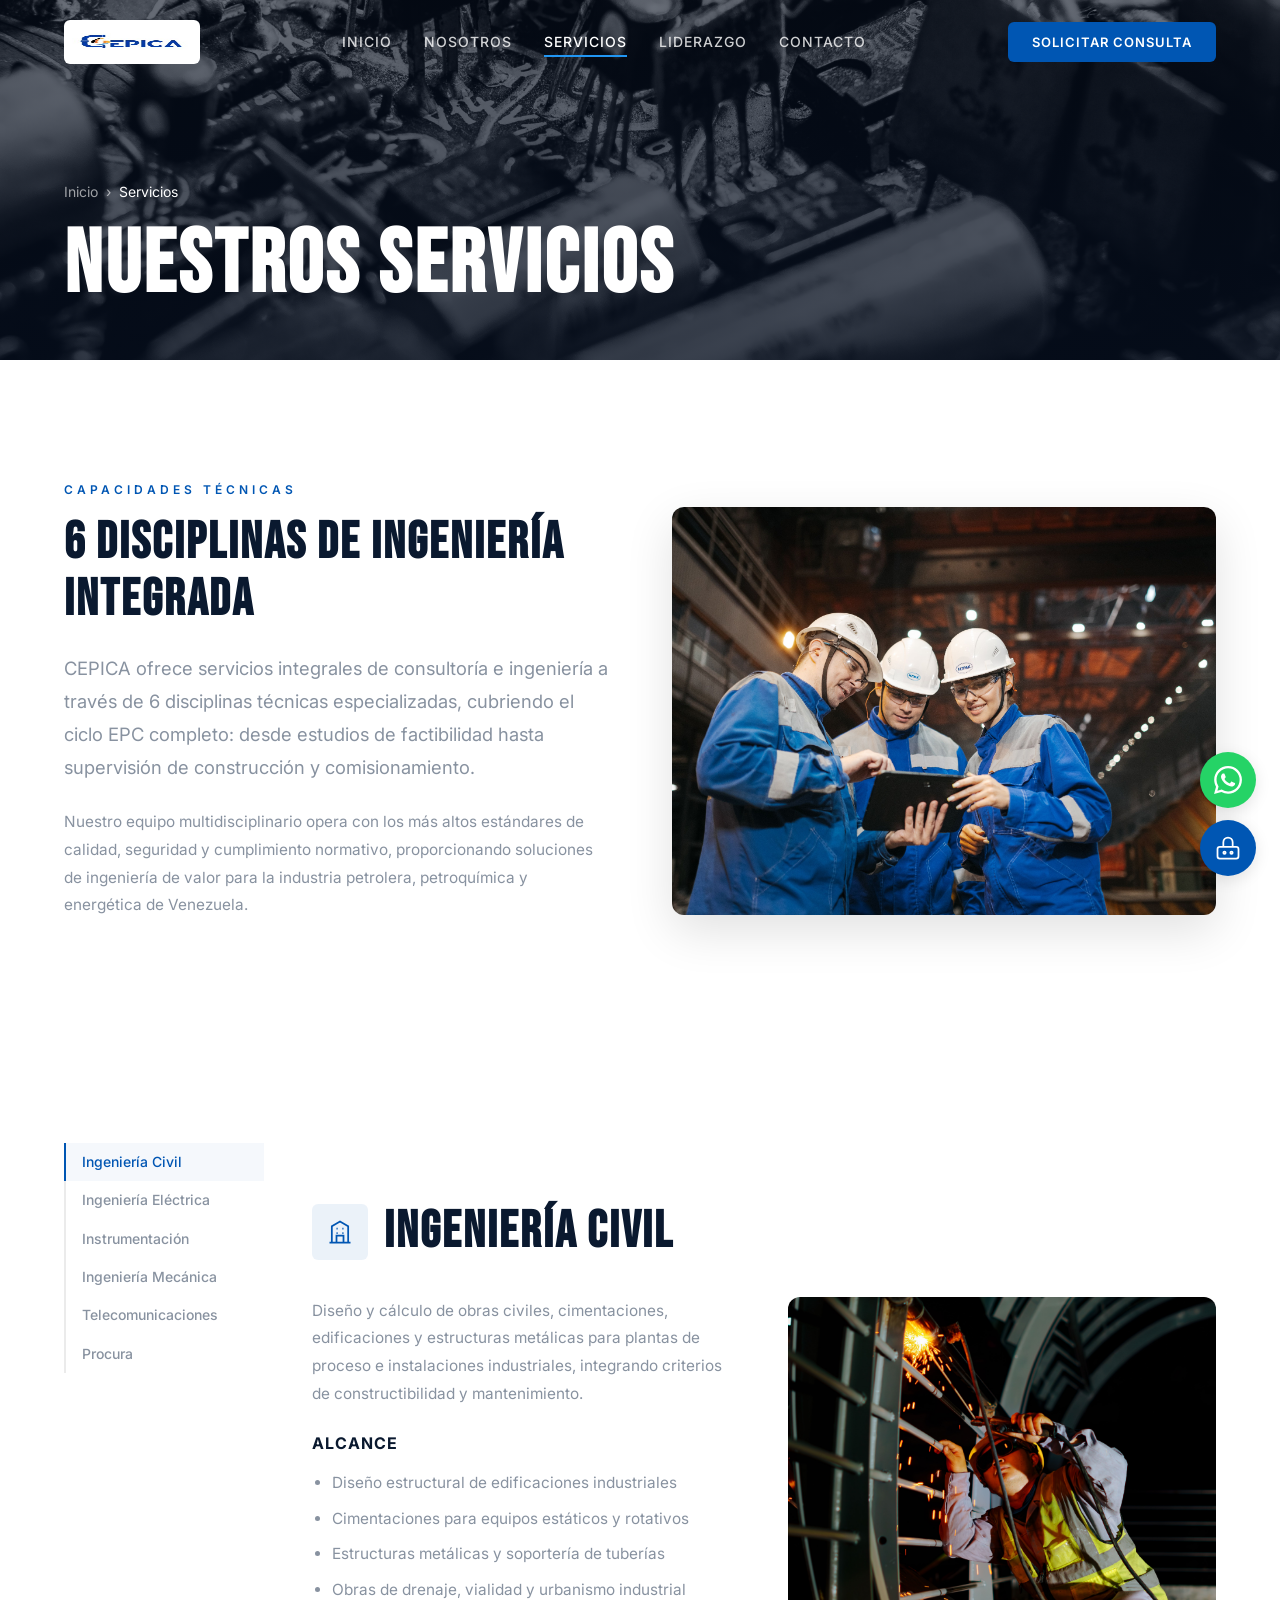
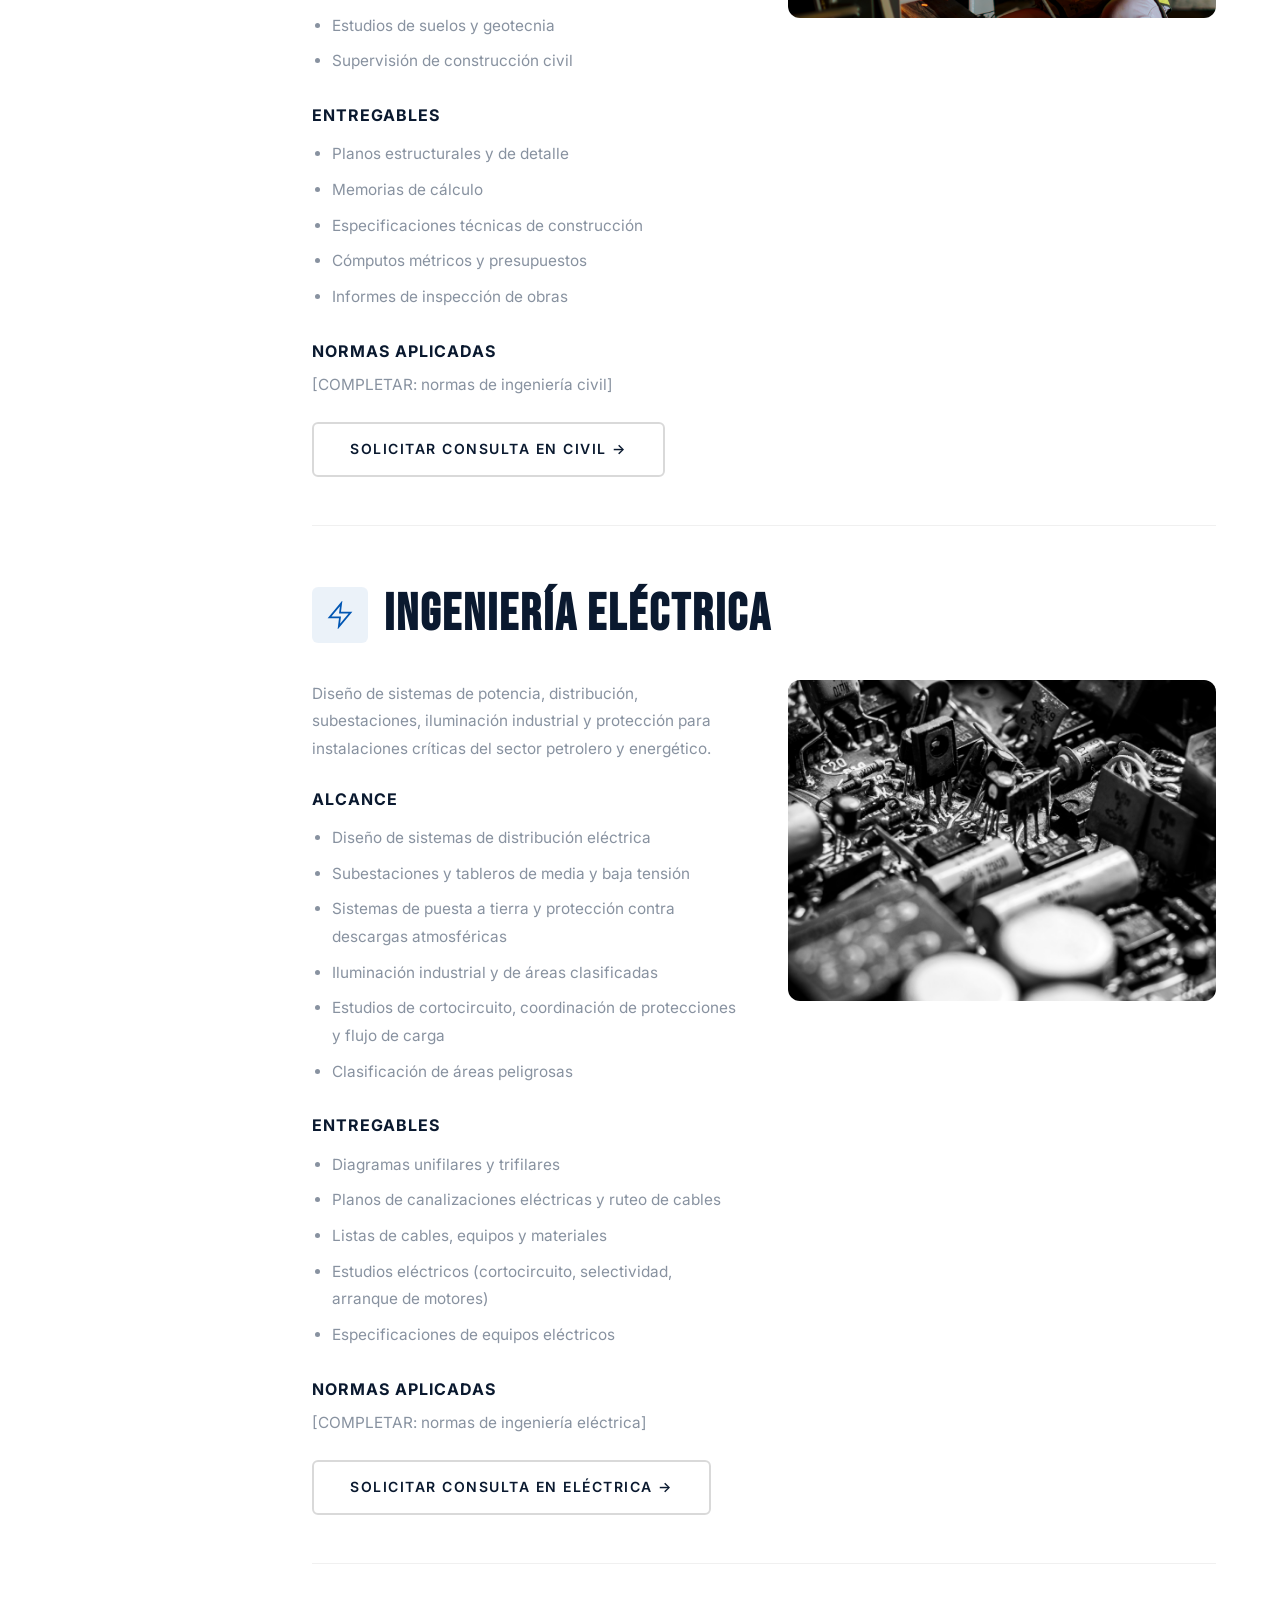
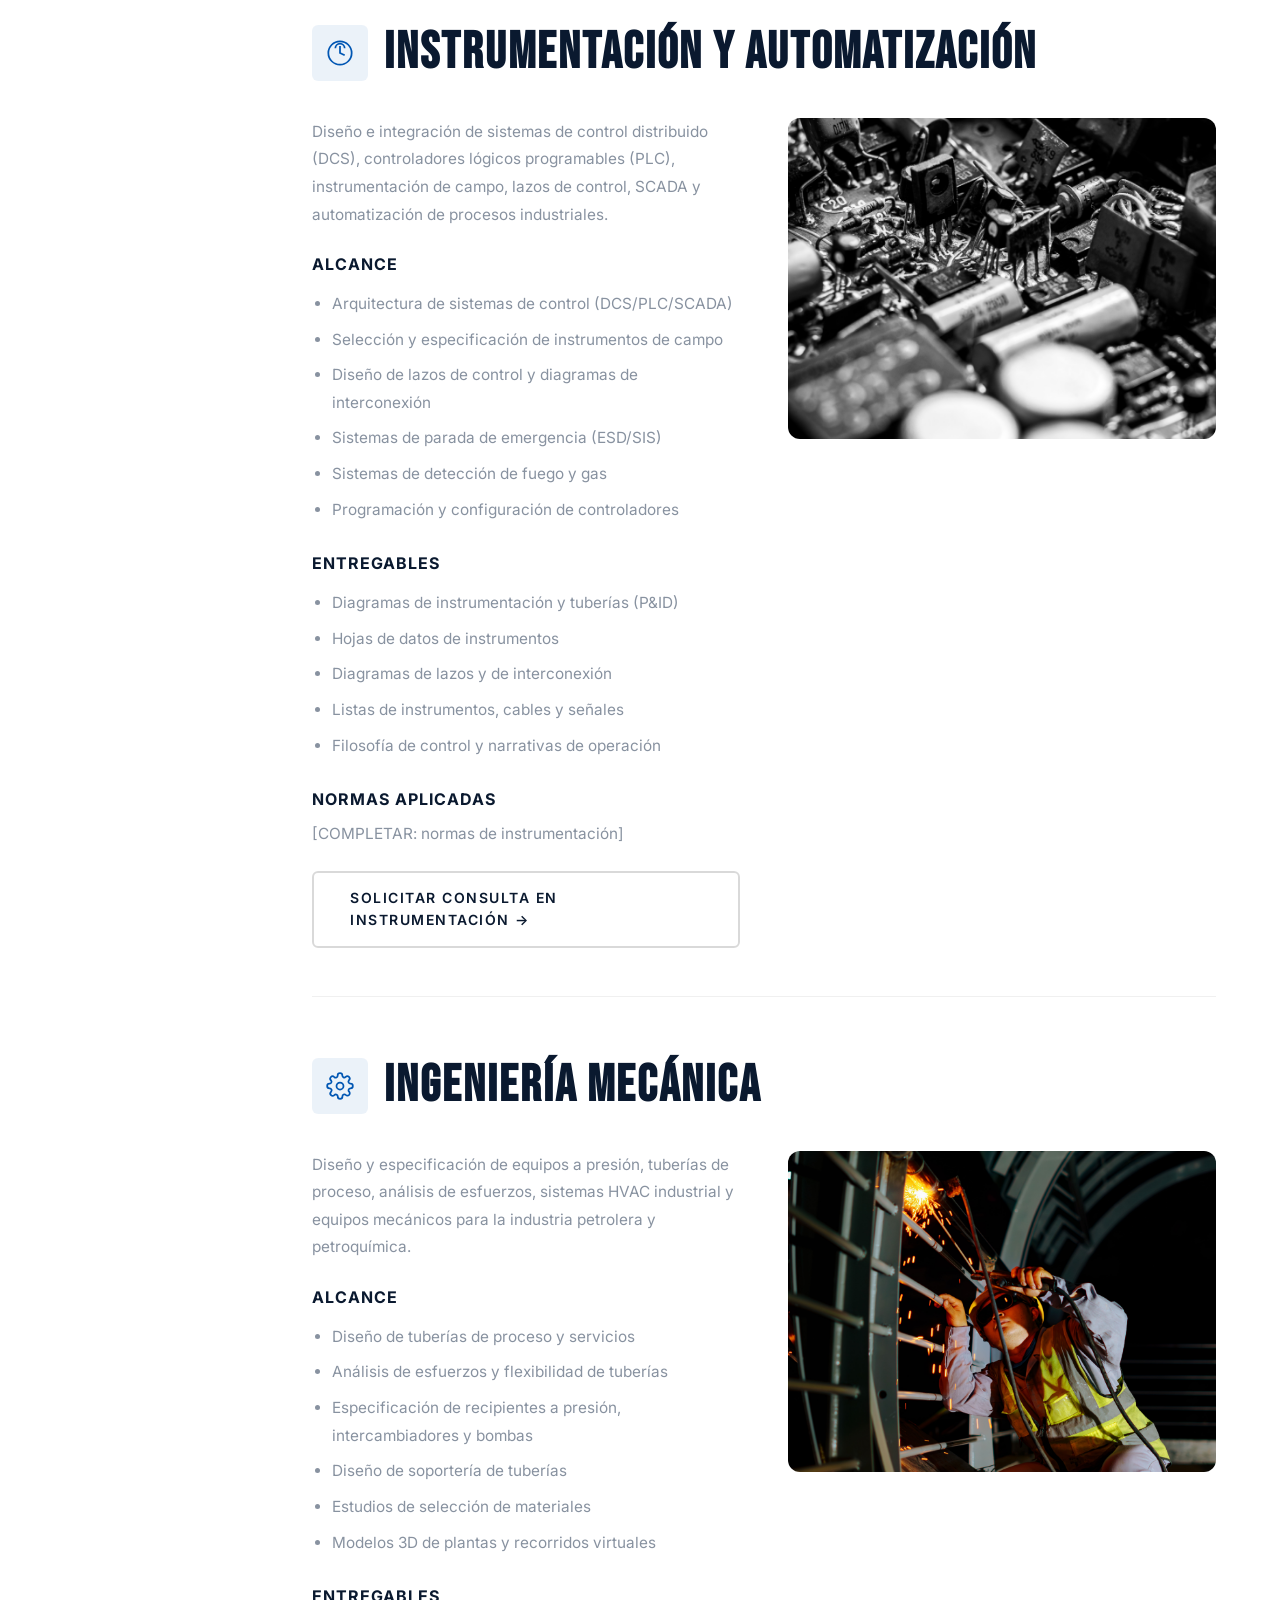
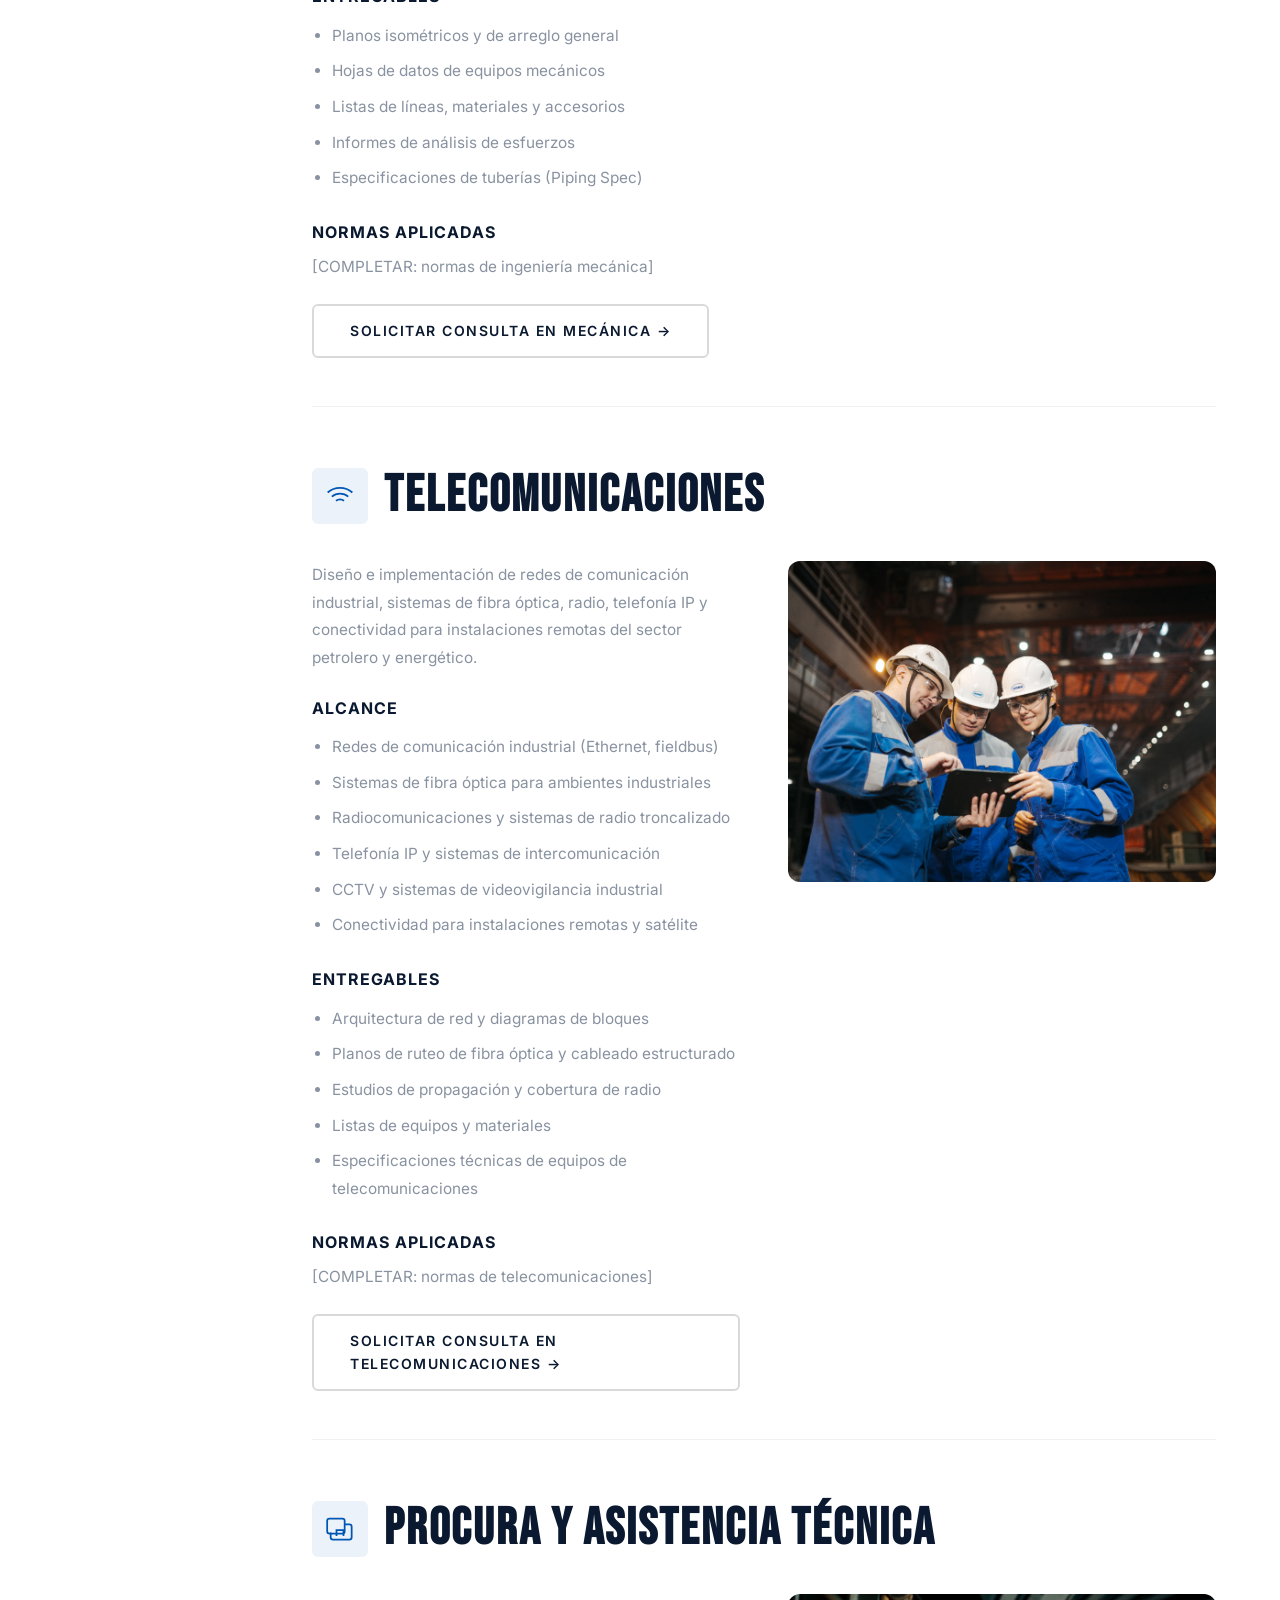
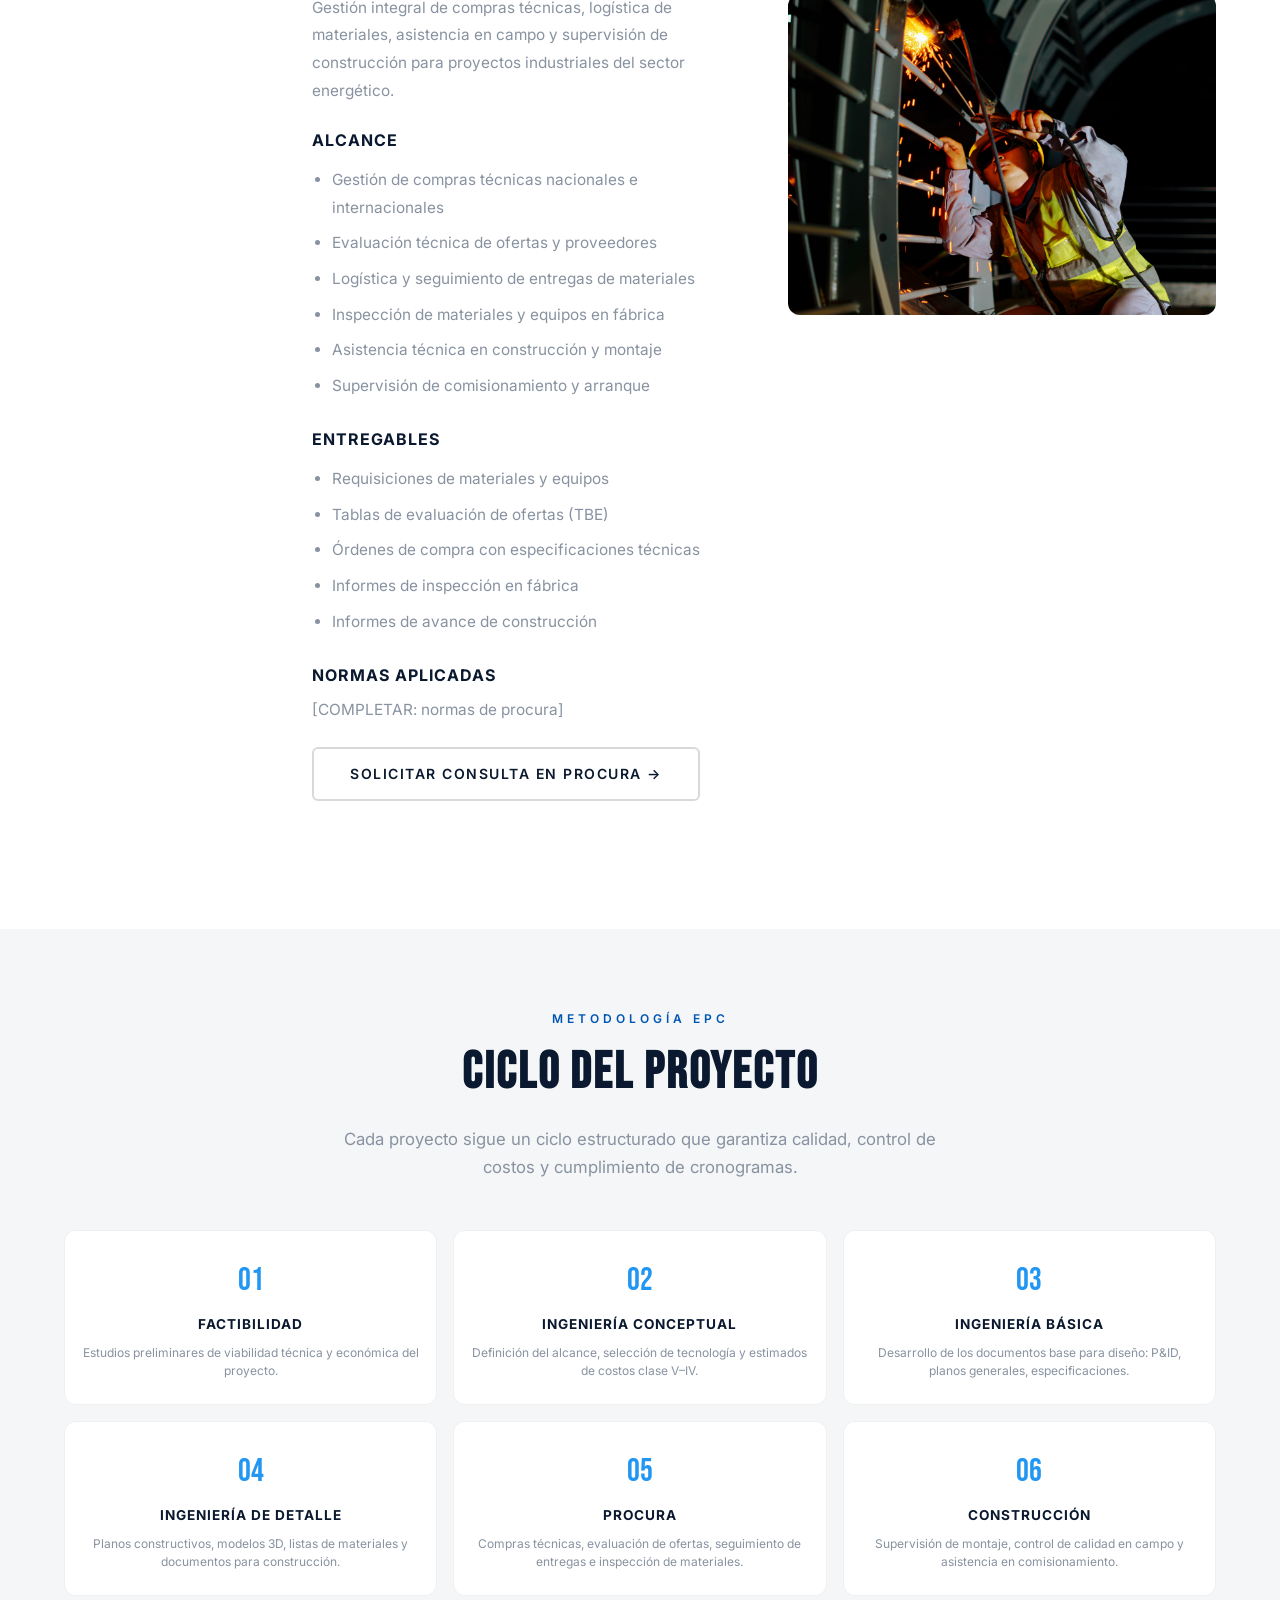
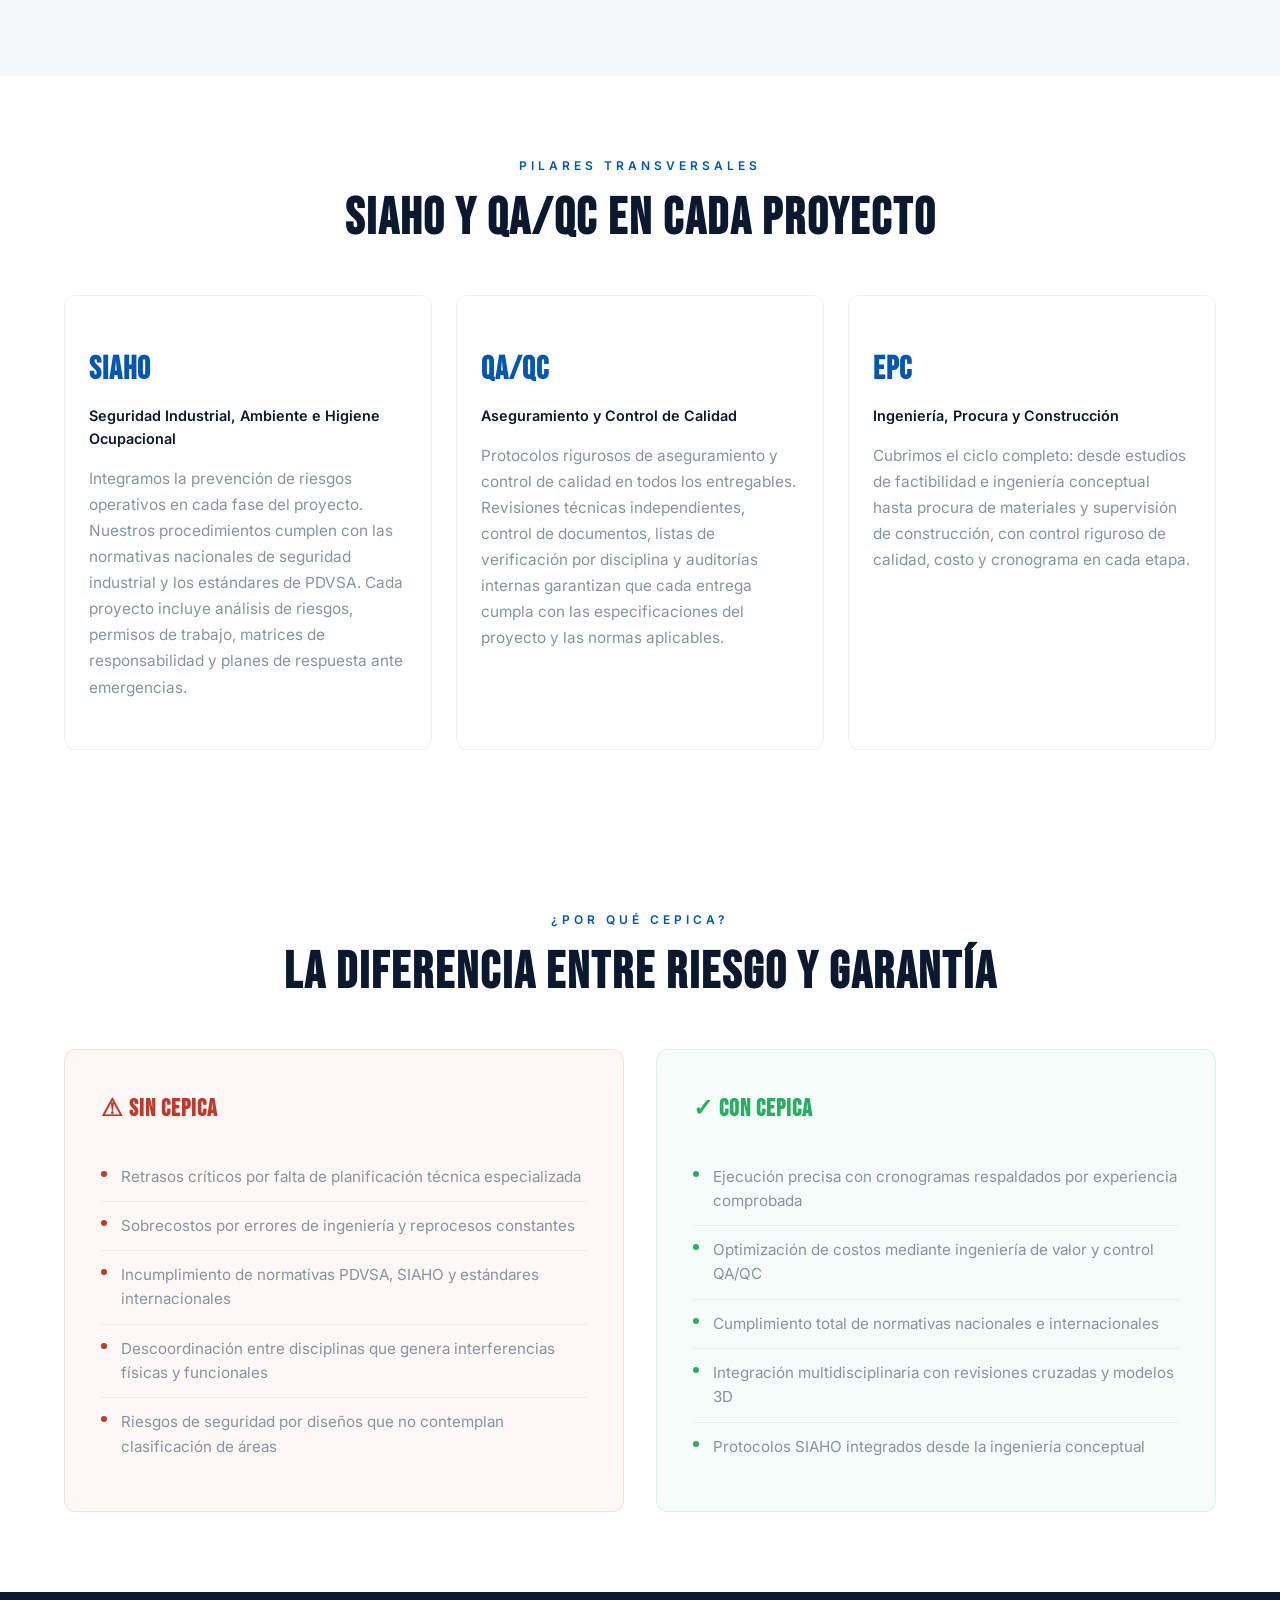
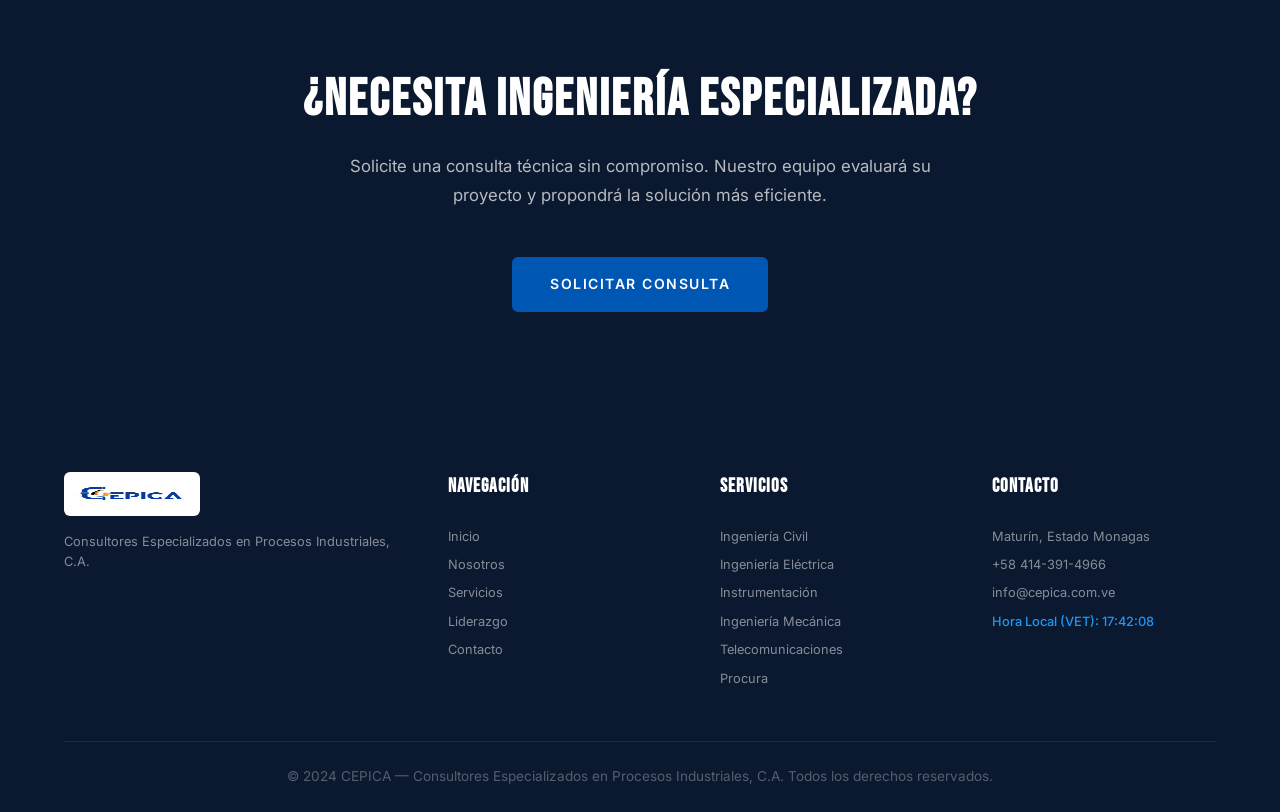
<file: servicios.html>
<!DOCTYPE html>
<html lang="es-VE">
<head>
  <meta charset="UTF-8">
  <meta name="viewport" content="width=device-width, initial-scale=1.0">
  <title>Servicios — CEPICA | 6 Disciplinas de Ingeniería Industrial EPC</title>
  <meta name="description" content="Servicios de ingeniería EPC en 6 disciplinas: Civil, Eléctrica, Instrumentación, Mecánica, Telecomunicaciones y Procura para la industria petrolera y energética de Venezuela.">
  <link rel="canonical" href="https://cepica.com.ve/servicios.html">
  <meta property="og:title" content="Servicios — CEPICA | Ingeniería Industrial EPC">
  <meta property="og:description" content="6 disciplinas de ingeniería especializada para la industria petrolera, petroquímica y energética.">
  <meta property="og:image" content="https://cepica.com.ve/fotos/logo.jpg">
  <meta property="og:url" content="https://cepica.com.ve/servicios.html">
  <meta property="og:type" content="website">
  <meta property="og:locale" content="es_VE">
  <meta name="twitter:card" content="summary_large_image">
  <link rel="icon" href="fotos/logo.jpg">
  <link rel="preconnect" href="https://fonts.googleapis.com">
  <link rel="preconnect" href="https://fonts.gstatic.com" crossorigin>
  <link href="https://fonts.googleapis.com/css2?family=Bebas+Neue&family=Inter:wght@300;400;500;600;700&family=Geist:wght@300;400;500;600;700&family=Gilda+Display&display=swap" rel="stylesheet">
  <link rel="stylesheet" href="css/styles.css">
  <script type="application/ld+json">[{"@context":"https://schema.org","@type":"BreadcrumbList","itemListElement":[{"@type":"ListItem","position":1,"name":"Inicio","item":"https://cepica.com.ve/"},{"@type":"ListItem","position":2,"name":"Servicios","item":"https://cepica.com.ve/servicios.html"}]},{"@context":"https://schema.org","@type":"ProfessionalService","name":"CEPICA","description":"Consultoría especializada en ingeniería de procesos industriales EPC","url":"https://cepica.com.ve/servicios.html","telephone":"+584143914966","address":{"@type":"PostalAddress","streetAddress":"Edificio Plaza Catedral, Calle San Antonio, entre Carrera 5B y Calle Bermúdez, Sector Campo Obrero","addressLocality":"Maturín","addressRegion":"Monagas","addressCountry":"VE"},"areaServed":"VE","serviceType":["Ingeniería Civil","Ingeniería Eléctrica","Instrumentación y Automatización","Ingeniería Mecánica","Telecomunicaciones","Procura y Asistencia Técnica"]}]</script>
</head>
<body>
<a href="#main" class="skip-link">Saltar al contenido</a>
<div class="cursor-dot"></div>
<div class="cursor-ring"></div>
<div class="reading-progress" id="reading-progress"></div>

<header class="nav" id="nav"><div class="nav__inner">
  <a href="index.html" class="nav__logo"><span class="nav__logo-pill"><img src="fotos/logo.jpg" alt="CEPICA" width="120" height="36"></span></a>
  <nav class="nav__links" aria-label="Navegación principal">
    <a href="index.html" class="nav__link">Inicio</a><a href="nosotros.html" class="nav__link">Nosotros</a><a href="servicios.html" class="nav__link" aria-current="page">Servicios</a><a href="liderazgo.html" class="nav__link">Liderazgo</a><a href="contacto.html" class="nav__link">Contacto</a>
  </nav>
  <a href="contacto.html" class="nav__cta">Solicitar Consulta</a>
  <button class="nav__burger" id="burger" aria-label="Abrir menú" aria-expanded="false" aria-controls="drawer"><span></span><span></span><span></span></button>
</div></header>
<div class="drawer" id="drawer" role="dialog" aria-label="Menú"><div class="drawer__overlay"></div><div class="drawer__panel">
  <a href="index.html" class="drawer__link">Inicio</a><a href="nosotros.html" class="drawer__link">Nosotros</a><a href="servicios.html" class="drawer__link" aria-current="page">Servicios</a><a href="liderazgo.html" class="drawer__link">Liderazgo</a><a href="contacto.html" class="drawer__link">Contacto</a><a href="contacto.html" class="drawer__cta">Solicitar Consulta</a>
</div></div>

<main id="main"><div class="page-transition">

<!-- PAGE HERO -->
<section class="page-hero">
  <div class="page-hero__bg"><video muted loop playsinline preload="metadata" poster="fotos/pexels-sejio402-6477213.jpg"><source src="videos/13751290_3840_2160_50fps.mp4" type="video/mp4"></video></div>
  <div class="page-hero__overlay"></div>
  <div class="page-hero__content">
    <nav class="breadcrumb" aria-label="Ruta de navegación"><a href="index.html">Inicio</a><span aria-hidden="true">›</span><span aria-current="page">Servicios</span></nav>
    <h1 class="page-hero__title">NUESTROS SERVICIOS</h1>
  </div>
</section>

<!-- INTRO -->
<section class="about"><div class="container"><div class="about__grid">
  <div class="about__text reveal">
    <div class="section-label">Capacidades Técnicas</div>
    <h2 class="section-title">6 DISCIPLINAS DE INGENIERÍA INTEGRADA</h2>
    <p class="about__lead">CEPICA ofrece servicios integrales de consultoría e ingeniería a través de 6 disciplinas técnicas especializadas, cubriendo el ciclo EPC completo: desde estudios de factibilidad hasta supervisión de construcción y comisionamiento.</p>
    <p>Nuestro equipo multidisciplinario opera con los más altos estándares de calidad, seguridad y cumplimiento normativo, proporcionando soluciones de ingeniería de valor para la industria petrolera, petroquímica y energética de Venezuela.</p>
  </div>
  <div class="about__media reveal"><div class="about__video-wrap">
    <video muted loop playsinline preload="metadata" poster="fotos/pexels-sergey-sergeev-2153675005-32845690.jpg"><source src="videos/13751290_3840_2160_50fps.mp4" type="video/mp4"></video>
  </div></div>
</div></div></section>

<!-- DISCIPLINES LAYOUT -->
<div class="disciplines-layout">

  <!-- STICKY NAV -->
  <nav class="discipline-nav" id="discipline-nav" aria-label="Disciplinas técnicas">
    <a href="#civil" class="discipline-nav__link active">Ingeniería Civil</a>
    <a href="#electrica" class="discipline-nav__link">Ingeniería Eléctrica</a>
    <a href="#instrumentacion" class="discipline-nav__link">Instrumentación</a>
    <a href="#mecanica" class="discipline-nav__link">Ingeniería Mecánica</a>
    <a href="#telecomunicaciones" class="discipline-nav__link">Telecomunicaciones</a>
    <a href="#procura" class="discipline-nav__link">Procura</a>
  </nav>

  <!-- DISCIPLINES -->
  <div>

    <!-- CIVIL -->
    <section class="discipline reveal" id="civil">
      <div class="discipline__header">
        <div class="discipline__icon">
          <svg viewBox="0 0 24 24" fill="none" stroke="currentColor" stroke-width="1.5"><path d="M3 21h18M5 21V7l7-4 7 4v14M9 21v-6h6v6"/><path d="M9 9h1M14 9h1M9 13h1M14 13h1"/></svg>
        </div>
        <h2 class="discipline__title">Ingeniería Civil</h2>
      </div>
      <div class="discipline__grid">
        <div>
          <p class="discipline__desc">Diseño y cálculo de obras civiles, cimentaciones, edificaciones y estructuras metálicas para plantas de proceso e instalaciones industriales, integrando criterios de constructibilidad y mantenimiento.</p>
          <div class="discipline__block">
            <h3>Alcance</h3>
            <ul>
              <li>Diseño estructural de edificaciones industriales</li>
              <li>Cimentaciones para equipos estáticos y rotativos</li>
              <li>Estructuras metálicas y soportería de tuberías</li>
              <li>Obras de drenaje, vialidad y urbanismo industrial</li>
              <li>Estudios de suelos y geotecnia</li>
              <li>Supervisión de construcción civil</li>
            </ul>
          </div>
          <div class="discipline__block">
            <h3>Entregables</h3>
            <ul>
              <li>Planos estructurales y de detalle</li>
              <li>Memorias de cálculo</li>
              <li>Especificaciones técnicas de construcción</li>
              <li>Cómputos métricos y presupuestos</li>
              <li>Informes de inspección de obras</li>
            </ul>
          </div>
          <div class="discipline__block">
            <h3>Normas Aplicadas</h3>
            <p><!-- [COMPLETAR: normas específicas de ingeniería civil aplicadas por CEPICA (ej: COVENIN, ACI, AISC, ASCE)] -->[COMPLETAR: normas de ingeniería civil]</p>
          </div>
          <a href="contacto.html?servicio=civil" class="btn btn--outline-dark">Solicitar Consulta en Civil →</a>
        </div>
        <div class="discipline__media">
          <img src="fotos/pexels-th-ng-flight-simulator-2164127181-39463022.jpg" alt="Labores de construcción civil en instalación industrial nocturna" loading="lazy" decoding="async" width="1600" height="1067">
        </div>
      </div>
    </section>

    <!-- ELÉCTRICA -->
    <section class="discipline reveal" id="electrica">
      <div class="discipline__header">
        <div class="discipline__icon">
          <svg viewBox="0 0 24 24" fill="none" stroke="currentColor" stroke-width="1.5"><path d="M13 2L3 14h9l-1 8 10-12h-9l1-8z"/></svg>
        </div>
        <h2 class="discipline__title">Ingeniería Eléctrica</h2>
      </div>
      <div class="discipline__grid">
        <div>
          <p class="discipline__desc">Diseño de sistemas de potencia, distribución, subestaciones, iluminación industrial y protección para instalaciones críticas del sector petrolero y energético.</p>
          <div class="discipline__block">
            <h3>Alcance</h3>
            <ul>
              <li>Diseño de sistemas de distribución eléctrica</li>
              <li>Subestaciones y tableros de media y baja tensión</li>
              <li>Sistemas de puesta a tierra y protección contra descargas atmosféricas</li>
              <li>Iluminación industrial y de áreas clasificadas</li>
              <li>Estudios de cortocircuito, coordinación de protecciones y flujo de carga</li>
              <li>Clasificación de áreas peligrosas</li>
            </ul>
          </div>
          <div class="discipline__block">
            <h3>Entregables</h3>
            <ul>
              <li>Diagramas unifilares y trifilares</li>
              <li>Planos de canalizaciones eléctricas y ruteo de cables</li>
              <li>Listas de cables, equipos y materiales</li>
              <li>Estudios eléctricos (cortocircuito, selectividad, arranque de motores)</li>
              <li>Especificaciones de equipos eléctricos</li>
            </ul>
          </div>
          <div class="discipline__block">
            <h3>Normas Aplicadas</h3>
            <p><!-- [COMPLETAR: normas específicas de ingeniería eléctrica aplicadas (ej: NEC, NFPA 70, IEEE, COVENIN)] -->[COMPLETAR: normas de ingeniería eléctrica]</p>
          </div>
          <a href="contacto.html?servicio=electrica" class="btn btn--outline-dark">Solicitar Consulta en Eléctrica →</a>
        </div>
        <div class="discipline__media">
          <img src="fotos/pexels-sejio402-6477213.jpg" alt="Circuitos e instrumentación eléctrica industrial en blanco y negro" loading="lazy" decoding="async" width="1600" height="1067">
        </div>
      </div>
    </section>

    <!-- INSTRUMENTACIÓN -->
    <section class="discipline reveal" id="instrumentacion">
      <div class="discipline__header">
        <div class="discipline__icon">
          <svg viewBox="0 0 24 24" fill="none" stroke="currentColor" stroke-width="1.5"><circle cx="12" cy="12" r="10"/><path d="M12 6v6l4 2"/><path d="M16 8a4 4 0 00-8 0"/></svg>
        </div>
        <h2 class="discipline__title">Instrumentación y Automatización</h2>
      </div>
      <div class="discipline__grid">
        <div>
          <p class="discipline__desc">Diseño e integración de sistemas de control distribuido (DCS), controladores lógicos programables (PLC), instrumentación de campo, lazos de control, SCADA y automatización de procesos industriales.</p>
          <div class="discipline__block">
            <h3>Alcance</h3>
            <ul>
              <li>Arquitectura de sistemas de control (DCS/PLC/SCADA)</li>
              <li>Selección y especificación de instrumentos de campo</li>
              <li>Diseño de lazos de control y diagramas de interconexión</li>
              <li>Sistemas de parada de emergencia (ESD/SIS)</li>
              <li>Sistemas de detección de fuego y gas</li>
              <li>Programación y configuración de controladores</li>
            </ul>
          </div>
          <div class="discipline__block">
            <h3>Entregables</h3>
            <ul>
              <li>Diagramas de instrumentación y tuberías (P&ID)</li>
              <li>Hojas de datos de instrumentos</li>
              <li>Diagramas de lazos y de interconexión</li>
              <li>Listas de instrumentos, cables y señales</li>
              <li>Filosofía de control y narrativas de operación</li>
            </ul>
          </div>
          <div class="discipline__block">
            <h3>Normas Aplicadas</h3>
            <p><!-- [COMPLETAR: normas de instrumentación aplicadas (ej: ISA, IEC 61511, NFPA 72)] -->[COMPLETAR: normas de instrumentación]</p>
          </div>
          <a href="contacto.html?servicio=instrumentacion" class="btn btn--outline-dark">Solicitar Consulta en Instrumentación →</a>
        </div>
        <div class="discipline__media">
          <img src="fotos/pexels-sejio402-6477213.jpg" alt="Panel de instrumentación y circuitos de control industrial" loading="lazy" decoding="async" width="1600" height="1067" style="object-position:left center;">
        </div>
      </div>
    </section>

    <!-- MECÁNICA -->
    <section class="discipline reveal" id="mecanica">
      <div class="discipline__header">
        <div class="discipline__icon">
          <svg viewBox="0 0 24 24" fill="none" stroke="currentColor" stroke-width="1.5"><circle cx="12" cy="12" r="3"/><path d="M19.4 15a1.65 1.65 0 00.33 1.82l.06.06a2 2 0 010 2.83 2 2 0 01-2.83 0l-.06-.06a1.65 1.65 0 00-1.82-.33 1.65 1.65 0 00-1 1.51V21a2 2 0 01-4 0v-.09A1.65 1.65 0 009 19.4a1.65 1.65 0 00-1.82.33l-.06.06a2 2 0 01-2.83-2.83l.06-.06A1.65 1.65 0 004.68 15a1.65 1.65 0 00-1.51-1H3a2 2 0 010-4h.09A1.65 1.65 0 004.6 9a1.65 1.65 0 00-.33-1.82l-.06-.06a2 2 0 012.83-2.83l.06.06A1.65 1.65 0 009 4.68a1.65 1.65 0 001-1.51V3a2 2 0 014 0v.09a1.65 1.65 0 001 1.51 1.65 1.65 0 001.82-.33l.06-.06a2 2 0 012.83 2.83l-.06.06A1.65 1.65 0 0019.4 9a1.65 1.65 0 001.51 1H21a2 2 0 010 4h-.09a1.65 1.65 0 00-1.51 1z"/></svg>
        </div>
        <h2 class="discipline__title">Ingeniería Mecánica</h2>
      </div>
      <div class="discipline__grid">
        <div>
          <p class="discipline__desc">Diseño y especificación de equipos a presión, tuberías de proceso, análisis de esfuerzos, sistemas HVAC industrial y equipos mecánicos para la industria petrolera y petroquímica.</p>
          <div class="discipline__block">
            <h3>Alcance</h3>
            <ul>
              <li>Diseño de tuberías de proceso y servicios</li>
              <li>Análisis de esfuerzos y flexibilidad de tuberías</li>
              <li>Especificación de recipientes a presión, intercambiadores y bombas</li>
              <li>Diseño de soportería de tuberías</li>
              <li>Estudios de selección de materiales</li>
              <li>Modelos 3D de plantas y recorridos virtuales</li>
            </ul>
          </div>
          <div class="discipline__block">
            <h3>Entregables</h3>
            <ul>
              <li>Planos isométricos y de arreglo general</li>
              <li>Hojas de datos de equipos mecánicos</li>
              <li>Listas de líneas, materiales y accesorios</li>
              <li>Informes de análisis de esfuerzos</li>
              <li>Especificaciones de tuberías (Piping Spec)</li>
            </ul>
          </div>
          <div class="discipline__block">
            <h3>Normas Aplicadas</h3>
            <p><!-- [COMPLETAR: normas de ingeniería mecánica aplicadas (ej: ASME B31.3, API, TEMA)] -->[COMPLETAR: normas de ingeniería mecánica]</p>
          </div>
          <a href="contacto.html?servicio=mecanica" class="btn btn--outline-dark">Solicitar Consulta en Mecánica →</a>
        </div>
        <div class="discipline__media">
          <img src="fotos/pexels-th-ng-flight-simulator-2164127181-39463022.jpg" alt="Labores de soldadura mecánica en instalación petrolera" loading="lazy" decoding="async" width="1600" height="1067" style="object-position:center top;">
        </div>
      </div>
    </section>

    <!-- TELECOMUNICACIONES -->
    <section class="discipline reveal" id="telecomunicaciones">
      <div class="discipline__header">
        <div class="discipline__icon">
          <svg viewBox="0 0 24 24" fill="none" stroke="currentColor" stroke-width="1.5"><path d="M5 12.55a11 11 0 0114.08 0M1.42 9a16 16 0 0121.16 0M8.53 16.11a6 6 0 016.95 0M12 20h.01"/></svg>
        </div>
        <h2 class="discipline__title">Telecomunicaciones</h2>
      </div>
      <div class="discipline__grid">
        <div>
          <p class="discipline__desc">Diseño e implementación de redes de comunicación industrial, sistemas de fibra óptica, radio, telefonía IP y conectividad para instalaciones remotas del sector petrolero y energético.</p>
          <div class="discipline__block">
            <h3>Alcance</h3>
            <ul>
              <li>Redes de comunicación industrial (Ethernet, fieldbus)</li>
              <li>Sistemas de fibra óptica para ambientes industriales</li>
              <li>Radiocomunicaciones y sistemas de radio troncalizado</li>
              <li>Telefonía IP y sistemas de intercomunicación</li>
              <li>CCTV y sistemas de videovigilancia industrial</li>
              <li>Conectividad para instalaciones remotas y satélite</li>
            </ul>
          </div>
          <div class="discipline__block">
            <h3>Entregables</h3>
            <ul>
              <li>Arquitectura de red y diagramas de bloques</li>
              <li>Planos de ruteo de fibra óptica y cableado estructurado</li>
              <li>Estudios de propagación y cobertura de radio</li>
              <li>Listas de equipos y materiales</li>
              <li>Especificaciones técnicas de equipos de telecomunicaciones</li>
            </ul>
          </div>
          <div class="discipline__block">
            <h3>Normas Aplicadas</h3>
            <p><!-- [COMPLETAR: normas de telecomunicaciones aplicadas (ej: TIA/EIA, ITU, IEEE 802)] -->[COMPLETAR: normas de telecomunicaciones]</p>
          </div>
          <a href="contacto.html?servicio=telecomunicaciones" class="btn btn--outline-dark">Solicitar Consulta en Telecomunicaciones →</a>
        </div>
        <div class="discipline__media">
          <img src="fotos/pexels-sergey-sergeev-2153675005-32845690.jpg" alt="Equipo técnico operando con dispositivos de comunicación en planta" loading="lazy" decoding="async" width="1600" height="1067" style="object-position:center bottom;">
        </div>
      </div>
    </section>

    <!-- PROCURA -->
    <section class="discipline reveal" id="procura">
      <div class="discipline__header">
        <div class="discipline__icon">
          <svg viewBox="0 0 24 24" fill="none" stroke="currentColor" stroke-width="1.5"><rect x="1" y="3" width="15" height="13" rx="2"/><path d="M16 8h4a2 2 0 012 2v9a2 2 0 01-2 2H6a2 2 0 01-2-2v-4"/><path d="M9 18v-5h6v5"/></svg>
        </div>
        <h2 class="discipline__title">Procura y Asistencia Técnica</h2>
      </div>
      <div class="discipline__grid">
        <div>
          <p class="discipline__desc">Gestión integral de compras técnicas, logística de materiales, asistencia en campo y supervisión de construcción para proyectos industriales del sector energético.</p>
          <div class="discipline__block">
            <h3>Alcance</h3>
            <ul>
              <li>Gestión de compras técnicas nacionales e internacionales</li>
              <li>Evaluación técnica de ofertas y proveedores</li>
              <li>Logística y seguimiento de entregas de materiales</li>
              <li>Inspección de materiales y equipos en fábrica</li>
              <li>Asistencia técnica en construcción y montaje</li>
              <li>Supervisión de comisionamiento y arranque</li>
            </ul>
          </div>
          <div class="discipline__block">
            <h3>Entregables</h3>
            <ul>
              <li>Requisiciones de materiales y equipos</li>
              <li>Tablas de evaluación de ofertas (TBE)</li>
              <li>Órdenes de compra con especificaciones técnicas</li>
              <li>Informes de inspección en fábrica</li>
              <li>Informes de avance de construcción</li>
            </ul>
          </div>
          <div class="discipline__block">
            <h3>Normas Aplicadas</h3>
            <p><!-- [COMPLETAR: normas de procura y asistencia técnica aplicadas] -->[COMPLETAR: normas de procura]</p>
          </div>
          <a href="contacto.html?servicio=procura" class="btn btn--outline-dark">Solicitar Consulta en Procura →</a>
        </div>
        <div class="discipline__media">
          <video muted loop playsinline preload="metadata" poster="fotos/pexels-th-ng-flight-simulator-2164127181-39463022.jpg"><source src="videos/13814713_3840_2160_100fps.mp4" type="video/mp4"></video>
        </div>
      </div>
    </section>

  </div>
</div>

<!-- CICLO DEL PROYECTO -->
<section class="project-cycle"><div class="container">
  <div class="section-label centered">Metodología EPC</div>
  <h2 class="section-title centered reveal">CICLO DEL PROYECTO</h2>
  <p class="section-sub centered reveal">Cada proyecto sigue un ciclo estructurado que garantiza calidad, control de costos y cumplimiento de cronogramas.</p>
  <div class="cycle__steps">
    <div class="cycle__step reveal"><span class="cycle__num">01</span><h3>Factibilidad</h3><p>Estudios preliminares de viabilidad técnica y económica del proyecto.</p></div>
    <div class="cycle__step reveal"><span class="cycle__num">02</span><h3>Ingeniería Conceptual</h3><p>Definición del alcance, selección de tecnología y estimados de costos clase V–IV.</p></div>
    <div class="cycle__step reveal"><span class="cycle__num">03</span><h3>Ingeniería Básica</h3><p>Desarrollo de los documentos base para diseño: P&ID, planos generales, especificaciones.</p></div>
    <div class="cycle__step reveal"><span class="cycle__num">04</span><h3>Ingeniería de Detalle</h3><p>Planos constructivos, modelos 3D, listas de materiales y documentos para construcción.</p></div>
    <div class="cycle__step reveal"><span class="cycle__num">05</span><h3>Procura</h3><p>Compras técnicas, evaluación de ofertas, seguimiento de entregas e inspección de materiales.</p></div>
    <div class="cycle__step reveal"><span class="cycle__num">06</span><h3>Construcción</h3><p>Supervisión de montaje, control de calidad en campo y asistencia en comisionamiento.</p></div>
  </div>
</div></section>

<!-- SIAHO & QA/QC -->
<section class="approach"><div class="container">
  <div class="section-label centered">Pilares Transversales</div>
  <h2 class="section-title centered reveal">SIAHO Y QA/QC EN CADA PROYECTO</h2>
  <div class="approach__grid">
    <div class="approach__card reveal">
      <h3>SIAHO</h3>
      <h4>Seguridad Industrial, Ambiente e Higiene Ocupacional</h4>
      <p>Integramos la prevención de riesgos operativos en cada fase del proyecto. Nuestros procedimientos cumplen con las normativas nacionales de seguridad industrial y los estándares de PDVSA. Cada proyecto incluye análisis de riesgos, permisos de trabajo, matrices de responsabilidad y planes de respuesta ante emergencias.</p>
    </div>
    <div class="approach__card reveal">
      <h3>QA/QC</h3>
      <h4>Aseguramiento y Control de Calidad</h4>
      <p>Protocolos rigurosos de aseguramiento y control de calidad en todos los entregables. Revisiones técnicas independientes, control de documentos, listas de verificación por disciplina y auditorías internas garantizan que cada entrega cumpla con las especificaciones del proyecto y las normas aplicables.</p>
    </div>
    <div class="approach__card reveal">
      <h3>EPC</h3>
      <h4>Ingeniería, Procura y Construcción</h4>
      <p>Cubrimos el ciclo completo: desde estudios de factibilidad e ingeniería conceptual hasta procura de materiales y supervisión de construcción, con control riguroso de calidad, costo y cronograma en cada etapa.</p>
    </div>
  </div>
</div></section>

<!-- SIN/CON CEPICA -->
<section class="manifesto"><div class="container">
  <div class="section-label centered">¿Por Qué CEPICA?</div>
  <h2 class="section-title centered reveal">LA DIFERENCIA ENTRE RIESGO Y GARANTÍA</h2>
  <div class="manifesto__grid">
    <div class="manifesto__col manifesto__col--risk reveal">
      <h3 class="manifesto__heading">⚠ Sin CEPICA</h3>
      <ul class="manifesto__list">
        <li>Retrasos críticos por falta de planificación técnica especializada</li>
        <li>Sobrecostos por errores de ingeniería y reprocesos constantes</li>
        <li>Incumplimiento de normativas PDVSA, SIAHO y estándares internacionales</li>
        <li>Descoordinación entre disciplinas que genera interferencias físicas y funcionales</li>
        <li>Riesgos de seguridad por diseños que no contemplan clasificación de áreas</li>
      </ul>
    </div>
    <div class="manifesto__col manifesto__col--safe reveal">
      <h3 class="manifesto__heading">✓ Con CEPICA</h3>
      <ul class="manifesto__list">
        <li>Ejecución precisa con cronogramas respaldados por experiencia comprobada</li>
        <li>Optimización de costos mediante ingeniería de valor y control QA/QC</li>
        <li>Cumplimiento total de normativas nacionales e internacionales</li>
        <li>Integración multidisciplinaria con revisiones cruzadas y modelos 3D</li>
        <li>Protocolos SIAHO integrados desde la ingeniería conceptual</li>
      </ul>
    </div>
  </div>
</div></section>

<!-- CTA -->
<section class="cta-section"><div class="container">
  <h2 class="section-title centered reveal">¿NECESITA INGENIERÍA ESPECIALIZADA?</h2>
  <p class="section-sub centered reveal">Solicite una consulta técnica sin compromiso. Nuestro equipo evaluará su proyecto y propondrá la solución más eficiente.</p>
  <div style="text-align:center;"><a href="contacto.html" class="btn btn--primary reveal">Solicitar Consulta</a></div>
</div></section>

</div></main>

<footer class="footer"><div class="container"><div class="footer__grid">
  <div class="footer__brand"><div class="footer__logo-pill"><img src="fotos/logo.jpg" alt="CEPICA" width="120" height="36"></div><p>Consultores Especializados en Procesos Industriales, C.A.</p></div>
  <div class="footer__col"><h4>Navegación</h4><a href="index.html">Inicio</a><a href="nosotros.html">Nosotros</a><a href="servicios.html">Servicios</a><a href="liderazgo.html">Liderazgo</a><a href="contacto.html">Contacto</a></div>
  <div class="footer__col"><h4>Servicios</h4><a href="servicios.html#civil">Ingeniería Civil</a><a href="servicios.html#electrica">Ingeniería Eléctrica</a><a href="servicios.html#instrumentacion">Instrumentación</a><a href="servicios.html#mecanica">Ingeniería Mecánica</a><a href="servicios.html#telecomunicaciones">Telecomunicaciones</a><a href="servicios.html#procura">Procura</a></div>
  <div class="footer__col"><h4>Contacto</h4><p>Maturín, Estado Monagas</p><p>+58 414-391-4966</p><p>info@cepica.com.ve</p><p class="footer__clock">Hora Local (VET): <span id="vet-clock">--:--:--</span></p></div>
</div><div class="footer__bottom"><p>&copy; 2024 CEPICA — Consultores Especializados en Procesos Industriales, C.A. Todos los derechos reservados.</p></div></div></footer>

<div class="fab-group">
  <a href="https://wa.me/584143914966?text=Buen%20d%C3%ADa%2C%20estoy%20interesado%20en%20los%20servicios%20de%20CEPICA." target="_blank" rel="noopener" class="fab fab--wa" aria-label="WhatsApp"><svg viewBox="0 0 24 24" width="28" height="28" fill="currentColor"><path d="M17.472 14.382c-.297-.149-1.758-.867-2.03-.967-.273-.099-.471-.148-.67.15-.197.297-.767.966-.94 1.164-.173.199-.347.223-.644.075-.297-.15-1.255-.463-2.39-1.475-.883-.788-1.48-1.761-1.653-2.059-.173-.297-.018-.458.13-.606.134-.133.298-.347.446-.52.149-.174.198-.298.298-.497.099-.198.05-.371-.025-.52-.075-.149-.669-1.612-.916-2.207-.242-.579-.487-.5-.669-.51-.173-.008-.371-.01-.57-.01-.198 0-.52.074-.792.372-.272.297-1.04 1.016-1.04 2.479 0 1.462 1.065 2.875 1.213 3.074.149.198 2.096 3.2 5.077 4.487.709.306 1.262.489 1.694.625.712.227 1.36.195 1.871.118.571-.085 1.758-.719 2.006-1.413.248-.694.248-1.289.173-1.413-.074-.124-.272-.198-.57-.347m-5.421 7.403h-.004a9.87 9.87 0 01-5.031-1.378l-.361-.214-3.741.982.998-3.648-.235-.374a9.86 9.86 0 01-1.51-5.26c.001-5.45 4.436-9.884 9.888-9.884 2.64 0 5.122 1.03 6.988 2.898a9.825 9.825 0 012.893 6.994c-.003 5.45-4.437 9.884-9.885 9.884m8.413-18.297A11.815 11.815 0 0012.05 0C5.495 0 .16 5.335.157 11.892c0 2.096.547 4.142 1.588 5.945L.057 24l6.305-1.654a11.882 11.882 0 005.683 1.448h.005c6.554 0 11.89-5.335 11.893-11.893a11.821 11.821 0 00-3.48-8.413z"/></svg></a>
  <button class="fab fab--bot" id="fab-bot" aria-label="Asistente virtual" aria-expanded="false"><svg viewBox="0 0 24 24" width="28" height="28" fill="none" stroke="currentColor" stroke-width="1.5"><rect x="3" y="11" width="18" height="10" rx="2"/><circle cx="9" cy="16" r="1"/><circle cx="15" cy="16" r="1"/><path d="M8 11V7a4 4 0 118 0v4"/></svg></button>
</div>
<div class="chatbot" id="chatbot" role="dialog" aria-label="Asistente virtual"><div class="chatbot__header"><div class="chatbot__title"><span class="chatbot__dot"></span> CEPICA Bot</div><button class="chatbot__close" id="chatbot-close" aria-label="Cerrar">&times;</button></div><div class="chatbot__body" id="chatbot-body"><div class="chatbot__msg chatbot__msg--bot">¡Bienvenido! ¿Sobre qué disciplina desea información?</div><div class="chatbot__options" id="chatbot-options"><button class="chatbot__opt" data-q="civil">Ingeniería Civil</button><button class="chatbot__opt" data-q="electrica">Ingeniería Eléctrica</button><button class="chatbot__opt" data-q="instrumentacion">Instrumentación</button><button class="chatbot__opt" data-q="mecanica">Ingeniería Mecánica</button><button class="chatbot__opt" data-q="telecomunicaciones">Telecomunicaciones</button><button class="chatbot__opt" data-q="procura">Procura</button><button class="chatbot__opt" data-q="siaho">¿Qué es SIAHO?</button><button class="chatbot__opt" data-q="cotizar">¿Cómo solicito cotización?</button></div></div></div>
<button class="back-to-top" id="back-to-top" aria-label="Volver al inicio"><svg viewBox="0 0 24 24" fill="none" stroke="currentColor" stroke-width="2"><path d="M18 15l-6-6-6 6"/></svg></button>
<script src="js/main.js" defer></script>
</body>
</html>
</file>
<file: css/styles.css>
/* ============================================================
   CEPICA — Sitio Multipágina · Estilos Compartidos
   Design Tokens + Full CSS · Zero Dependencies
   ============================================================ */

/* ========== CUSTOM PROPERTIES ========== */
:root {
  /* Colores */
  --c-dark: #0a192f;
  --c-darker: #060f1f;
  --c-blue: #0056b3;
  --c-blue-light: #2196f3;
  --c-white: #ffffff;
  --c-gray: #8892a0;
  --c-gray-light: #f4f6f8;
  --c-gray-border: #1e3a5f;
  --c-risk: #c0392b;
  --c-safe: #27ae60;

  /* Tipografía */
  --ff-display: 'Bebas Neue', 'Impact', sans-serif;
  --ff-body: 'Inter', system-ui, sans-serif;
  --ff-accent: 'Geist', var(--ff-body);
  --ff-serif: 'Gilda Display', Georgia, serif;

  /* Escala tipográfica fluida */
  --fs-h1: clamp(2.8rem, 7vw, 5.5rem);
  --fs-h2: clamp(2rem, 4vw, 3.2rem);
  --fs-h3: clamp(1.3rem, 2.5vw, 1.8rem);
  --fs-body: clamp(0.95rem, 1.2vw, 1.05rem);
  --fs-small: clamp(0.8rem, 1vw, 0.9rem);
  --fs-xs: 0.75rem;

  /* Espaciado */
  --sp-xs: 4px;
  --sp-sm: 8px;
  --sp-md: 16px;
  --sp-lg: 24px;
  --sp-xl: 48px;
  --sp-2xl: 80px;
  --sp-3xl: 120px;

  /* Sombras */
  --shadow-sm: 0 1px 3px rgba(0,0,0,.08);
  --shadow-md: 0 4px 16px rgba(0,0,0,.1);
  --shadow-lg: 0 16px 48px rgba(0,0,0,.12);
  --shadow-xl: 0 24px 64px rgba(0,0,0,.16);

  /* Bordes */
  --radius: 6px;
  --radius-lg: 12px;
  --radius-xl: 20px;
  --radius-full: 9999px;

  /* Transiciones */
  --transition: .35s cubic-bezier(.25,.46,.45,.94);
  --ease-out: cubic-bezier(.16,1,.3,1);

  /* Layout */
  --container: 1200px;
  --nav-height: 80px;
}

/* ========== RESET ========== */
*, *::before, *::after { box-sizing: border-box; margin: 0; padding: 0; }
html { scroll-behavior: smooth; scroll-padding-top: var(--nav-height); }
body {
  font-family: var(--ff-body);
  font-size: var(--fs-body);
  color: var(--c-dark);
  background: var(--c-white);
  overflow-x: hidden;
  -webkit-font-smoothing: antialiased;
  -moz-osx-font-smoothing: grayscale;
  line-height: 1.6;
}
a { color: inherit; text-decoration: none; cursor: pointer; }
button { cursor: pointer; font-family: inherit; }
img { max-width: 100%; display: block; }
ul { list-style: none; }
::selection { background: var(--c-blue); color: var(--c-white); }
.container { max-width: var(--container); margin: 0 auto; padding: 0 var(--sp-lg); }

/* ========== SKIP LINK ========== */
.skip-link {
  position: absolute; top: -50px; left: 0; padding: var(--sp-sm) var(--sp-md);
  background: var(--c-blue); color: var(--c-white); z-index: 100000;
  font-size: 14px; font-weight: 600; transition: top .3s;
  text-decoration: underline;
}
.skip-link:focus { top: 0; }

/* ========== PAGE TRANSITION ========== */
.page-transition {
  opacity: 0;
  transition: opacity .25s ease;
}
.page-transition.loaded { opacity: 1; }
@media (prefers-reduced-motion: reduce) {
  .page-transition { opacity: 1; transition: none; }
}

/* ========== READING PROGRESS ========== */
.reading-progress {
  position: fixed; top: 0; left: 0; height: 3px; z-index: 10001;
  background: var(--c-blue-light); width: 0;
  pointer-events: none;
  transition: width .05s linear;
}

/* ========== CUSTOM CURSOR (solo con .has-custom-cursor) ========== */
.cursor-dot {
  position: fixed; z-index: 99999;
  width: 8px; height: 8px; border-radius: 50%;
  background: var(--c-blue-light); pointer-events: none;
  opacity: 0;
  will-change: transform;
  transition: width .2s, height .2s, background .2s, opacity .15s;
}
.cursor-ring {
  position: fixed; z-index: 99998;
  width: 36px; height: 36px; border-radius: 50%;
  border: 1.5px solid rgba(33,150,243,.4);
  pointer-events: none;
  opacity: 0;
  will-change: transform;
  transition: width .3s var(--ease-out), height .3s var(--ease-out), border-color .3s, opacity .15s;
}
.cursor-dot.visible, .cursor-ring.visible { opacity: 1; }
.cursor-dot.expand { width: 14px; height: 14px; background: var(--c-blue); }
.cursor-ring.expand { width: 56px; height: 56px; border-color: rgba(33,150,243,.6); }

html.has-custom-cursor,
html.has-custom-cursor a,
html.has-custom-cursor button,
html.has-custom-cursor select,
html.has-custom-cursor label { cursor: none; }
html.has-custom-cursor input,
html.has-custom-cursor textarea { cursor: text; }

/* ========== NAVIGATION ========== */
.nav {
  position: fixed; top: 0; left: 0; right: 0; z-index: 1000;
  padding: 20px 0; transition: all var(--transition);
}
.nav.scrolled {
  background: rgba(255,255,255,.97);
  backdrop-filter: blur(20px); -webkit-backdrop-filter: blur(20px);
  box-shadow: 0 1px 20px rgba(0,0,0,.08);
  padding: 12px 0;
}
.nav__inner {
  display: flex; align-items: center; justify-content: space-between;
  max-width: var(--container); margin: 0 auto; padding: 0 var(--sp-lg);
}
.nav__logo { display: flex; align-items: center; }
.nav__logo-pill {
  display: inline-flex; background: var(--c-white); border-radius: var(--radius);
  padding: 4px 8px; transition: box-shadow var(--transition);
}
.nav__logo-pill img { height: 36px; display: block; }
.nav.scrolled .nav__logo-pill { box-shadow: none; }

.nav__links { display: flex; gap: 32px; }
.nav__link {
  color: rgba(255,255,255,.8); font-weight: 500; text-decoration: none;
  font-size: 14px; text-transform: uppercase; letter-spacing: 1px;
  transition: color var(--transition); position: relative;
}
.nav__link::after {
  content: ''; position: absolute; bottom: -4px; left: 0;
  width: 0; height: 2px; background: var(--c-blue-light);
  transition: width var(--transition);
}
.nav__link:hover::after,
.nav__link:focus-visible::after,
.nav__link[aria-current="page"]::after { width: 100%; }
.nav__link:hover,
.nav__link:focus-visible,
.nav__link[aria-current="page"] { color: var(--c-white); }

.nav.scrolled .nav__link { color: var(--c-gray); }
.nav.scrolled .nav__link:hover,
.nav.scrolled .nav__link:focus-visible,
.nav.scrolled .nav__link[aria-current="page"] { color: var(--c-dark); }
.nav.scrolled .nav__link::after { background: var(--c-blue); }

.nav__cta {
  display: inline-flex; padding: 10px 24px; background: var(--c-blue);
  color: var(--c-white); border-radius: var(--radius); font-weight: 600;
  font-size: 13px; text-transform: uppercase; letter-spacing: 1px;
  text-decoration: none; transition: all var(--transition); border: none;
}
.nav__cta:hover, .nav__cta:focus-visible {
  background: var(--c-blue-light); transform: translateY(-1px);
  outline: none;
}

.nav__burger {
  display: none; flex-direction: column; gap: 5px;
  background: none; border: none; padding: 8px;
}
.nav__burger span {
  width: 24px; height: 2px; background: var(--c-white);
  transition: all .3s; display: block;
}
.nav.scrolled .nav__burger span { background: var(--c-dark); }
.nav__burger.burger--open span:nth-child(1) { transform: rotate(45deg) translate(5px, 5px); }
.nav__burger.burger--open span:nth-child(2) { opacity: 0; }
.nav__burger.burger--open span:nth-child(3) { transform: rotate(-45deg) translate(5px, -5px); }

/* ========== MOBILE DRAWER ========== */
.drawer {
  position: fixed; inset: 0; z-index: 999;
  pointer-events: none; opacity: 0; transition: opacity .3s;
}
.drawer.open { pointer-events: auto; opacity: 1; }
.drawer__overlay { position: absolute; inset: 0; background: rgba(0,0,0,.6); }
.drawer__panel {
  position: absolute; right: 0; top: 0; bottom: 0; width: 300px;
  background: var(--c-dark); padding: 100px 40px 40px;
  display: flex; flex-direction: column; gap: var(--sp-lg);
  transform: translateX(100%); transition: transform .4s var(--ease-out);
}
.drawer.open .drawer__panel { transform: none; }
.drawer__link {
  color: var(--c-white); font-family: var(--ff-display); font-size: 28px;
  text-decoration: none; letter-spacing: 2px; text-transform: uppercase;
}
.drawer__link:hover,
.drawer__link:focus-visible { color: var(--c-blue-light); outline: none; }
.drawer__link[aria-current="page"] { color: var(--c-blue-light); }
.drawer__cta {
  margin-top: auto; padding: 14px 24px; background: var(--c-blue);
  color: var(--c-white); text-align: center; border-radius: var(--radius);
  font-weight: 600; text-decoration: none; text-transform: uppercase;
  letter-spacing: 1px; font-size: 14px;
}
.drawer__cta:hover, .drawer__cta:focus-visible { background: var(--c-blue-light); }

/* ========== HERO SECTION (Landing) ========== */
.hero {
  position: relative; width: 100%; height: 100vh; min-height: 600px;
  overflow: hidden; display: flex; align-items: center; justify-content: center;
}
.hero__shutter {
  position: absolute; inset: 0; display: flex; z-index: 1;
}
.shutter-slice {
  flex: 1; position: relative; overflow: hidden;
  transition: filter .3s, transform .3s;
  transform-origin: center;
}
.shutter-slice::after {
  content: ''; position: absolute; inset: 0;
  background: linear-gradient(90deg, transparent 0%, rgba(33,150,243,.06) 50%, transparent 100%);
  opacity: 0; transition: opacity .3s; pointer-events: none; z-index: 2;
}
.shutter-slice:hover::after { opacity: 1; }
.shutter-slice__img {
  position: absolute; top: 0; left: 0;
  width: 100vw; height: 100%;
  background-size: cover; background-position: center;
}
.hero__overlay {
  position: absolute; inset: 0; z-index: 2;
  background: linear-gradient(180deg, rgba(6,15,31,.7) 0%, rgba(6,15,31,.45) 50%, rgba(6,15,31,.85) 100%);
}
.hero__content {
  position: relative; z-index: 3; text-align: center;
  color: var(--c-white); max-width: 900px; padding: 0 var(--sp-lg);
}
.hero__tag {
  font-size: 13px; text-transform: uppercase; letter-spacing: 4px;
  color: var(--c-blue-light); margin-bottom: 20px; font-weight: 500;
}
.hero__title {
  font-family: var(--ff-display);
  font-size: var(--fs-h1);
  line-height: 1.05; text-transform: uppercase; letter-spacing: 3px;
  margin-bottom: var(--sp-lg); min-height: 1.2em;
}
.typing-cursor {
  color: var(--c-blue-light); font-weight: 300;
  animation: blink 1s step-end infinite;
}
@keyframes blink { 50% { opacity: 0; } }
.hero__sub {
  font-size: clamp(1rem, 1.8vw, 1.15rem);
  color: rgba(255,255,255,.7); max-width: 700px;
  margin: 0 auto 36px; line-height: 1.7;
}
.hero__actions { display: flex; gap: var(--sp-md); justify-content: center; flex-wrap: wrap; }

/* Hero Indicators */
.hero__indicators {
  position: absolute; bottom: 130px; left: 50%; transform: translateX(-50%);
  z-index: 5; display: flex; gap: 8px;
}
.indicator {
  width: 32px; height: 3px; background: rgba(255,255,255,.25);
  border-radius: 2px; cursor: pointer; transition: all .3s;
  border: none; padding: 0;
}
.indicator:focus-visible { outline: 2px solid var(--c-blue-light); outline-offset: 2px; }
.indicator.active { background: var(--c-blue-light); width: 48px; }

/* Hero Metrics */
.hero__metrics {
  position: absolute; bottom: 0; left: 0; right: 0; z-index: 3;
  display: grid; grid-template-columns: repeat(4, 1fr);
  background: rgba(10,25,47,.8); backdrop-filter: blur(10px);
  border-top: 1px solid rgba(33,150,243,.15);
}
.metric {
  display: flex; flex-direction: column; align-items: center;
  padding: 28px var(--sp-md); gap: 6px;
  border-right: 1px solid rgba(255,255,255,.06);
}
.metric:last-child { border-right: none; }
.metric__number {
  font-family: var(--ff-display); font-size: clamp(2rem, 3.5vw, 3rem);
  color: var(--c-blue-light); letter-spacing: 1px;
}
.metric__label {
  font-size: 11px; text-transform: uppercase; letter-spacing: 2px;
  color: rgba(255,255,255,.5); text-align: center;
}

/* ========== PAGE HERO (Internal Pages) ========== */
.page-hero {
  position: relative; width: 100%; min-height: 40vh;
  display: flex; align-items: flex-end; justify-content: flex-start;
  overflow: hidden; background: var(--c-dark);
  padding-top: var(--nav-height);
}
.page-hero__bg {
  position: absolute; inset: 0; z-index: 1;
}
.page-hero__bg img,
.page-hero__bg video {
  width: 100%; height: 100%; object-fit: cover;
}
.page-hero__overlay {
  position: absolute; inset: 0; z-index: 2;
  background: linear-gradient(180deg, rgba(6,15,31,.6) 0%, rgba(6,15,31,.8) 100%);
}
.page-hero__content {
  position: relative; z-index: 3; padding: var(--sp-xl) var(--sp-lg) var(--sp-xl);
  max-width: var(--container); margin: 0 auto; width: 100%;
}
.page-hero__title {
  font-family: var(--ff-display);
  font-size: var(--fs-h1);
  color: var(--c-white); text-transform: uppercase;
  letter-spacing: 3px; line-height: 1.05;
  margin-top: var(--sp-md);
}

/* Breadcrumb */
.breadcrumb {
  display: flex; align-items: center; gap: var(--sp-sm); flex-wrap: wrap;
  font-size: 14px; color: rgba(255,255,255,.6);
}
.breadcrumb a {
  color: rgba(255,255,255,.6); text-decoration: none;
  transition: color .2s;
}
.breadcrumb a:hover,
.breadcrumb a:focus-visible { color: var(--c-blue-light); }
.breadcrumb [aria-current="page"] { color: var(--c-white); }

/* ========== BUTTONS ========== */
.btn {
  display: inline-flex; align-items: center; justify-content: center;
  gap: var(--sp-sm);
  padding: 14px 36px; font-family: var(--ff-body); font-size: 14px;
  font-weight: 600; text-transform: uppercase; letter-spacing: 1.5px;
  text-decoration: none; border-radius: var(--radius);
  border: 2px solid transparent; transition: all var(--transition);
  position: relative; overflow: hidden; cursor: pointer;
}
.btn--primary { background: var(--c-blue); color: var(--c-white); border-color: var(--c-blue); }
.btn--primary:hover, .btn--primary:focus-visible {
  background: var(--c-blue-light); border-color: var(--c-blue-light);
  transform: translateY(-2px); outline: none;
}
.btn--outline { background: transparent; color: var(--c-white); border-color: rgba(255,255,255,.3); }
.btn--outline:hover, .btn--outline:focus-visible {
  border-color: var(--c-white); background: rgba(255,255,255,.1);
  transform: translateY(-2px); outline: none;
}
.btn--outline-dark { background: transparent; color: var(--c-dark); border-color: rgba(0,0,0,.15); }
.btn--outline-dark:hover, .btn--outline-dark:focus-visible {
  border-color: var(--c-blue); color: var(--c-blue);
  transform: translateY(-2px); outline: none;
}
.btn--full { width: 100%; }
.btn:disabled { opacity: .6; pointer-events: none; }
.btn .ripple {
  position: absolute; border-radius: 50%;
  background: rgba(255,255,255,.3); transform: scale(0);
  animation: ripple-anim .6s linear; pointer-events: none;
}
@keyframes ripple-anim { to { transform: scale(4); opacity: 0; } }

/* ========== TRUST STRIP ========== */
.trust { background: var(--c-gray-light); border-bottom: 1px solid rgba(0,0,0,.05); }
.trust__inner {
  max-width: var(--container); margin: 0 auto;
  display: grid; grid-template-columns: repeat(4, 1fr); padding: var(--sp-lg);
}
.trust__item {
  display: flex; align-items: center; gap: 12px; justify-content: center;
  padding: 12px var(--sp-md); color: var(--c-dark); font-size: 13px; font-weight: 500;
}
.trust__item svg { color: var(--c-blue); flex-shrink: 0; }

/* ========== EXPLORE SECTION (Landing Selector) ========== */
.explore { padding: var(--sp-2xl) 0; }
.explore__grid {
  display: grid; grid-template-columns: repeat(2, 1fr);
  gap: var(--sp-lg); margin-top: var(--sp-xl);
}
.explore-card {
  position: relative; display: block; border-radius: var(--radius-lg);
  overflow: hidden; min-height: 320px;
  transition: transform var(--transition), box-shadow var(--transition);
  text-decoration: none; color: var(--c-white);
}
.explore-card:hover, .explore-card:focus-visible {
  transform: translateY(-6px);
  box-shadow: var(--shadow-xl);
  outline: none;
}
.explore-card__bg {
  position: absolute; inset: 0; z-index: 1;
}
.explore-card__bg img,
.explore-card__bg video {
  width: 100%; height: 100%; object-fit: cover;
  transition: transform .6s var(--ease-out);
}
.explore-card:hover .explore-card__bg img,
.explore-card:hover .explore-card__bg video {
  transform: scale(1.05);
}
.explore-card__overlay {
  position: absolute; inset: 0; z-index: 2;
  background: linear-gradient(180deg, rgba(6,15,31,.2) 0%, rgba(6,15,31,.85) 100%);
  transition: background .3s;
}
.explore-card:hover .explore-card__overlay {
  background: linear-gradient(180deg, rgba(6,15,31,.1) 0%, rgba(6,15,31,.75) 100%);
}
.explore-card__content {
  position: relative; z-index: 3;
  display: flex; flex-direction: column; justify-content: flex-end;
  height: 100%; padding: var(--sp-lg);
}
.explore-card__tag {
  font-size: 11px; text-transform: uppercase; letter-spacing: 3px;
  color: var(--c-blue-light); font-weight: 500; margin-bottom: var(--sp-sm);
}
.explore-card__title {
  font-family: var(--ff-display); font-size: clamp(1.8rem, 3vw, 2.5rem);
  text-transform: uppercase; letter-spacing: 2px; margin-bottom: var(--sp-sm);
}
.explore-card__desc {
  font-size: var(--fs-small); color: rgba(255,255,255,.7); line-height: 1.6;
  margin-bottom: var(--sp-md);
}
.explore-card__arrow {
  font-size: 1.5rem; color: var(--c-blue-light);
  transition: transform .3s;
}
.explore-card:hover .explore-card__arrow { transform: translateX(8px); }

/* ========== SECTION LABELS & TITLES ========== */
.section-label {
  font-size: 12px; text-transform: uppercase; letter-spacing: 4px;
  color: var(--c-blue); font-weight: 600; margin-bottom: var(--sp-md);
}
.section-label.centered { text-align: center; }
.section-title {
  font-family: var(--ff-display); font-size: var(--fs-h2);
  line-height: 1.1; text-transform: uppercase; letter-spacing: 2px;
  color: var(--c-dark); margin-bottom: var(--sp-lg);
}
.section-title.centered { text-align: center; }
.section-sub { font-size: 1.05rem; color: var(--c-gray); line-height: 1.7; max-width: 600px; }
.section-sub.centered { text-align: center; margin: 0 auto var(--sp-xl); }

/* ========== ABOUT ========== */
.about { padding: var(--sp-3xl) 0; }
.about__grid { display: grid; grid-template-columns: 1fr 1fr; gap: 64px; align-items: center; }
.about__lead { font-size: 1.15rem; color: var(--c-dark); line-height: 1.8; margin-bottom: var(--sp-md); }
.about p { color: var(--c-gray); line-height: 1.8; margin-bottom: var(--sp-lg); }
.about__stats { display: grid; grid-template-columns: repeat(3, 1fr); gap: var(--sp-lg); margin-top: 32px; }
.stat {
  text-align: center; padding: 20px 12px;
  background: var(--c-gray-light); border-radius: var(--radius);
}
.stat__num {
  display: block; font-family: var(--ff-display); font-size: 1.8rem;
  color: var(--c-blue); letter-spacing: 1px;
}
.stat__lbl {
  display: block; font-size: 11px; text-transform: uppercase;
  letter-spacing: 1px; color: var(--c-gray); margin-top: 4px;
}
.about__video-wrap {
  border-radius: var(--radius-lg); overflow: hidden; aspect-ratio: 4/3;
  box-shadow: var(--shadow-lg);
}
.about__video-wrap video,
.about__video-wrap img { width: 100%; height: 100%; object-fit: cover; }

/* ========== MISSION VISION VALUES ========== */
.mvv { padding: var(--sp-2xl) 0; background: var(--c-gray-light); }
.mvv__grid { display: grid; grid-template-columns: repeat(3, 1fr); gap: var(--sp-lg); margin-top: var(--sp-xl); }
.mvv__card {
  background: var(--c-white); padding: var(--sp-xl) var(--sp-lg); border-radius: var(--radius-lg);
  border: 1px solid rgba(0,0,0,.06); text-align: center;
}
.mvv__card h3 {
  font-family: var(--ff-display); font-size: var(--fs-h3); text-transform: uppercase;
  letter-spacing: 1px; color: var(--c-blue); margin-bottom: var(--sp-md);
}
.mvv__card p { color: var(--c-gray); line-height: 1.7; }

/* ========== TIMELINE ========== */
.timeline-section { padding: var(--sp-2xl) 0; }
.timeline { position: relative; max-width: 800px; margin: var(--sp-xl) auto 0; padding-left: 40px; }
.timeline::before {
  content: ''; position: absolute; left: 15px; top: 0; bottom: 0;
  width: 2px; background: rgba(0,86,179,.2);
}
.timeline__item {
  position: relative; padding-bottom: var(--sp-xl); padding-left: var(--sp-lg);
}
.timeline__item::before {
  content: ''; position: absolute; left: -33px; top: 4px;
  width: 12px; height: 12px; border-radius: 50%;
  background: var(--c-blue); border: 3px solid var(--c-white);
  box-shadow: 0 0 0 2px var(--c-blue);
}
.timeline__year {
  font-family: var(--ff-display); font-size: 1.5rem;
  color: var(--c-blue-light); letter-spacing: 1px; margin-bottom: var(--sp-sm);
}
.timeline__content h3 {
  font-family: var(--ff-display); font-size: var(--fs-h3);
  text-transform: uppercase; letter-spacing: 1px; margin-bottom: var(--sp-sm);
}
.timeline__content p { color: var(--c-gray); line-height: 1.7; }

/* ========== KEY FIGURES (Nosotros) ========== */
.key-figures { padding: var(--sp-2xl) 0; background: var(--c-dark); color: var(--c-white); }
.key-figures .section-label { color: var(--c-blue-light); }
.key-figures .section-title { color: var(--c-white); }
.figures__grid {
  display: grid; grid-template-columns: repeat(4, 1fr);
  gap: var(--sp-lg); margin-top: var(--sp-xl);
}
.figure {
  text-align: center; padding: var(--sp-xl) var(--sp-md);
  background: rgba(255,255,255,.05); border-radius: var(--radius-lg);
  border: 1px solid rgba(255,255,255,.08);
}
.figure__num {
  font-family: var(--ff-display); font-size: clamp(2.5rem, 4vw, 3.5rem);
  color: var(--c-blue-light); display: block;
}
.figure__label {
  font-size: 12px; text-transform: uppercase; letter-spacing: 2px;
  color: rgba(255,255,255,.5); margin-top: var(--sp-sm); display: block;
}

/* ========== APPROACH (EPC, SIAHO, QA/QC) ========== */
.approach { padding: var(--sp-2xl) 0; }
.approach__grid { display: grid; grid-template-columns: repeat(3, 1fr); gap: var(--sp-lg); margin-top: var(--sp-xl); }
.approach__card {
  padding: var(--sp-xl) var(--sp-lg); border-radius: var(--radius-lg);
  border: 1px solid rgba(0,0,0,.06); background: var(--c-white);
}
.approach__card h3 {
  font-family: var(--ff-display); font-size: 2rem; color: var(--c-blue);
  text-transform: uppercase; letter-spacing: 1px; margin-bottom: var(--sp-sm);
}
.approach__card h4 {
  font-size: .9rem; color: var(--c-dark); margin-bottom: var(--sp-md); font-weight: 600;
}
.approach__card p { color: var(--c-gray); line-height: 1.7; }

/* ========== SECTORS ========== */
.sectors { padding: var(--sp-2xl) 0; background: var(--c-gray-light); }
.sectors__grid { display: grid; grid-template-columns: repeat(3, 1fr); gap: var(--sp-lg); margin-top: var(--sp-xl); }
.sector-card {
  border-radius: var(--radius-lg); overflow: hidden;
  background: var(--c-white); border: 1px solid rgba(0,0,0,.06);
  transition: transform var(--transition), box-shadow var(--transition);
}
.sector-card:hover { transform: translateY(-4px); box-shadow: var(--shadow-md); }
.sector-card__img { aspect-ratio: 16/10; overflow: hidden; }
.sector-card__img img { width: 100%; height: 100%; object-fit: cover; transition: transform .5s; }
.sector-card:hover .sector-card__img img { transform: scale(1.05); }
.sector-card__body { padding: var(--sp-lg); }
.sector-card__body h3 {
  font-family: var(--ff-display); font-size: var(--fs-h3);
  text-transform: uppercase; letter-spacing: 1px; margin-bottom: var(--sp-sm);
}
.sector-card__body p { color: var(--c-gray); line-height: 1.7; font-size: var(--fs-small); }

/* ========== GALLERY ========== */
.gallery { padding: var(--sp-2xl) 0; }
.gallery__grid {
  display: grid; grid-template-columns: repeat(3, 1fr);
  gap: var(--sp-md); margin-top: var(--sp-xl);
}
.gallery__item {
  border-radius: var(--radius-lg); overflow: hidden; cursor: pointer;
  aspect-ratio: 4/3; position: relative;
  transition: transform var(--transition);
}
.gallery__item:hover { transform: scale(1.02); }
.gallery__item img,
.gallery__item video { width: 100%; height: 100%; object-fit: cover; }
.gallery__item--wide { grid-column: span 2; }

/* ========== LIGHTBOX ========== */
.lightbox {
  position: fixed; inset: 0; z-index: 20000;
  background: rgba(0,0,0,.92); display: flex; align-items: center; justify-content: center;
  opacity: 0; pointer-events: none; transition: opacity .3s;
}
.lightbox.active { opacity: 1; pointer-events: auto; }
.lightbox__img {
  max-width: 90vw; max-height: 85vh; object-fit: contain;
  border-radius: var(--radius); box-shadow: var(--shadow-xl);
}
.lightbox__close {
  position: absolute; top: 20px; right: 20px;
  background: rgba(255,255,255,.1); border: none; color: var(--c-white);
  width: 48px; height: 48px; border-radius: 50%; font-size: 24px;
  display: flex; align-items: center; justify-content: center;
  cursor: pointer; transition: background .2s;
}
.lightbox__close:hover, .lightbox__close:focus-visible { background: rgba(255,255,255,.2); }
.lightbox__nav {
  position: absolute; top: 50%; transform: translateY(-50%);
  background: rgba(255,255,255,.1); border: none; color: var(--c-white);
  width: 48px; height: 48px; border-radius: 50%; font-size: 24px;
  display: flex; align-items: center; justify-content: center;
  cursor: pointer; transition: background .2s;
}
.lightbox__nav:hover, .lightbox__nav:focus-visible { background: rgba(255,255,255,.2); }
.lightbox__nav--prev { left: 20px; }
.lightbox__nav--next { right: 20px; }
.lightbox__counter {
  position: absolute; bottom: 20px; left: 50%; transform: translateX(-50%);
  color: rgba(255,255,255,.6); font-size: 14px;
}

/* ========== SERVICES ========== */
.services { padding: var(--sp-3xl) 0; background: var(--c-gray-light); }
.services__grid {
  display: grid; grid-template-columns: repeat(3, 1fr); gap: 28px; margin-top: var(--sp-xl);
}
.svc-card {
  background: var(--c-white); padding: 40px 32px; border-radius: var(--radius-lg);
  border: 1px solid rgba(0,0,0,.06); transition: all var(--transition);
  transform-style: preserve-3d;
}
.svc-card:hover {
  border-color: rgba(0,86,179,.15);
  box-shadow: 0 20px 40px rgba(10,25,47,.08);
}
.svc-card__icon {
  width: 52px; height: 52px; display: flex; align-items: center; justify-content: center;
  background: rgba(0,86,179,.08); border-radius: var(--radius);
  margin-bottom: var(--sp-lg); color: var(--c-blue);
}
.svc-card__icon svg { width: 26px; height: 26px; }
.svc-card__title {
  font-family: var(--ff-display); font-size: 1.5rem; text-transform: uppercase;
  letter-spacing: 1px; margin-bottom: 12px; color: var(--c-dark);
}
.svc-card__text { font-size: var(--fs-small); color: var(--c-gray); line-height: 1.7; }

/* ========== DISCIPLINES (Servicios page) ========== */
.disciplines-layout {
  display: grid; grid-template-columns: 220px 1fr;
  gap: var(--sp-xl); padding: var(--sp-2xl) 0;
  max-width: var(--container); margin: 0 auto; padding-left: var(--sp-lg); padding-right: var(--sp-lg);
}
.discipline-nav {
  position: sticky; top: calc(var(--nav-height) + var(--sp-lg));
  align-self: start;
}
.discipline-nav__link {
  display: block; padding: var(--sp-sm) var(--sp-md);
  color: var(--c-gray); font-size: 14px; font-weight: 500;
  border-left: 2px solid rgba(0,0,0,.08); text-decoration: none;
  transition: all .2s;
}
.discipline-nav__link:hover,
.discipline-nav__link:focus-visible,
.discipline-nav__link.active {
  color: var(--c-blue); border-left-color: var(--c-blue);
  background: rgba(0,86,179,.04);
}

.discipline {
  padding: var(--sp-xl) 0; border-bottom: 1px solid rgba(0,0,0,.06);
  scroll-margin-top: calc(var(--nav-height) + var(--sp-lg));
}
.discipline:last-child { border-bottom: none; }
.discipline__header {
  display: flex; align-items: center; gap: var(--sp-md); margin-bottom: var(--sp-lg);
}
.discipline__icon {
  width: 56px; height: 56px; display: flex; align-items: center; justify-content: center;
  background: rgba(0,86,179,.08); border-radius: var(--radius); color: var(--c-blue);
}
.discipline__icon svg { width: 28px; height: 28px; }
.discipline__title {
  font-family: var(--ff-display); font-size: var(--fs-h2);
  text-transform: uppercase; letter-spacing: 2px; color: var(--c-dark);
  margin-bottom: 0;
}
.discipline__grid {
  display: grid; grid-template-columns: 1fr 1fr; gap: var(--sp-xl);
  align-items: start;
}
.discipline__desc { color: var(--c-gray); line-height: 1.8; margin-bottom: var(--sp-lg); }
.discipline__block { margin-bottom: var(--sp-lg); }
.discipline__block h3 {
  font-size: 1rem; font-weight: 700; color: var(--c-dark);
  text-transform: uppercase; letter-spacing: 1px; margin-bottom: var(--sp-sm);
}
.discipline__block ul { padding-left: 20px; }
.discipline__block li {
  color: var(--c-gray); line-height: 1.8; padding: 4px 0;
  list-style: disc;
}
.discipline__block p { color: var(--c-gray); line-height: 1.7; }
.discipline__media {
  border-radius: var(--radius-lg); overflow: hidden; aspect-ratio: 4/3;
}
.discipline__media img,
.discipline__media video { width: 100%; height: 100%; object-fit: cover; }

/* ========== PROJECT CYCLE ========== */
.project-cycle { padding: var(--sp-2xl) 0; background: var(--c-gray-light); }
.cycle__steps {
  display: grid; grid-template-columns: repeat(6, 1fr);
  gap: var(--sp-md); margin-top: var(--sp-xl);
}
.cycle__step {
  text-align: center; padding: var(--sp-lg) var(--sp-md);
  background: var(--c-white); border-radius: var(--radius-lg);
  border: 1px solid rgba(0,0,0,.06); position: relative;
}
.cycle__num {
  font-family: var(--ff-display); font-size: 2rem;
  color: var(--c-blue-light); display: block; margin-bottom: var(--sp-sm);
}
.cycle__step h3 {
  font-size: .85rem; font-weight: 700; text-transform: uppercase;
  letter-spacing: 1px; margin-bottom: var(--sp-sm); color: var(--c-dark);
}
.cycle__step p { font-size: var(--fs-xs); color: var(--c-gray); line-height: 1.5; }

/* ========== LEADERSHIP ========== */
.leader { padding: var(--sp-3xl) 0; background: var(--c-dark); color: var(--c-white); overflow: hidden; }
.leader .section-label { color: var(--c-blue-light); }
.leader .section-title { color: var(--c-white); }
.leader__grid { display: grid; grid-template-columns: 1fr 1fr; gap: 64px; align-items: center; }
.leader__img-wrap {
  border-radius: var(--radius-lg); overflow: hidden; aspect-ratio: 3/4;
  box-shadow: 0 30px 60px rgba(0,0,0,.4);
}
.leader__img-wrap img { width: 100%; height: 100%; object-fit: cover; }
.leader__role { font-size: 1.1rem; color: var(--c-blue-light); margin-bottom: var(--sp-lg); font-weight: 500; }
.leader__bio { color: rgba(255,255,255,.7); line-height: 1.8; margin-bottom: var(--sp-md); }
.leader__credentials { display: grid; grid-template-columns: repeat(3, 1fr); gap: 20px; margin-top: 32px; }
.credential {
  text-align: center; padding: 20px 12px;
  background: rgba(255,255,255,.05); border-radius: var(--radius);
  border: 1px solid rgba(255,255,255,.08);
}
.credential__val { display: block; font-family: var(--ff-display); font-size: 2rem; color: var(--c-blue-light); }
.credential__lbl {
  display: block; font-size: 11px; text-transform: uppercase;
  letter-spacing: 1px; color: rgba(255,255,255,.5); margin-top: 4px;
}

/* Leader Profile (liderazgo.html) */
.leader-profile { padding: var(--sp-3xl) 0; }
.leader-profile__grid { display: grid; grid-template-columns: 1fr 1.2fr; gap: 64px; align-items: start; }
.leader-profile__img-wrap {
  border-radius: var(--radius-lg); overflow: hidden; aspect-ratio: 3/4;
  box-shadow: var(--shadow-lg);
}
.leader-profile__img-wrap img { width: 100%; height: 100%; object-fit: cover; }
.leader-profile__role {
  font-size: 1.2rem; color: var(--c-blue); margin-bottom: var(--sp-lg); font-weight: 500;
}
.leader-profile__bio { color: var(--c-gray); line-height: 1.8; margin-bottom: var(--sp-md); }

/* Career section */
.career { padding: var(--sp-2xl) 0; background: var(--c-gray-light); }
.career__grid { display: grid; grid-template-columns: repeat(3, 1fr); gap: var(--sp-lg); margin-top: var(--sp-xl); }
.career__item {
  padding: var(--sp-xl) var(--sp-lg); background: var(--c-white);
  border-radius: var(--radius-lg); border: 1px solid rgba(0,0,0,.06);
}
.career__item h3 {
  font-family: var(--ff-display); font-size: var(--fs-h3);
  text-transform: uppercase; letter-spacing: 1px; margin-bottom: var(--sp-md);
  color: var(--c-dark);
}
.career__item p { color: var(--c-gray); line-height: 1.7; margin-bottom: var(--sp-sm); }

/* Team Areas */
.team-areas { padding: var(--sp-2xl) 0; }
.team-areas__grid { display: grid; grid-template-columns: repeat(3, 1fr); gap: var(--sp-lg); margin-top: var(--sp-xl); }
.team-area {
  padding: var(--sp-lg); background: var(--c-gray-light); border-radius: var(--radius-lg);
  text-align: center;
}
.team-area__icon {
  width: 52px; height: 52px; display: flex; align-items: center; justify-content: center;
  background: rgba(0,86,179,.08); border-radius: var(--radius);
  margin: 0 auto var(--sp-md); color: var(--c-blue);
}
.team-area__icon svg { width: 26px; height: 26px; }
.team-area h3 {
  font-family: var(--ff-display); font-size: 1.3rem; text-transform: uppercase;
  letter-spacing: 1px; margin-bottom: var(--sp-sm);
}
.team-area p { color: var(--c-gray); font-size: var(--fs-small); line-height: 1.6; }

/* Commitments */
.commitments { padding: var(--sp-2xl) 0; background: var(--c-dark); color: var(--c-white); }
.commitments .section-label { color: var(--c-blue-light); }
.commitments .section-title { color: var(--c-white); }
.commitments__grid { display: grid; grid-template-columns: repeat(3, 1fr); gap: var(--sp-lg); margin-top: var(--sp-xl); }
.commitment {
  padding: var(--sp-xl) var(--sp-lg);
  background: rgba(255,255,255,.05); border-radius: var(--radius-lg);
  border: 1px solid rgba(255,255,255,.08); text-align: center;
}
.commitment__icon { margin-bottom: var(--sp-md); color: var(--c-blue-light); }
.commitment__icon svg { width: 40px; height: 40px; }
.commitment h3 {
  font-family: var(--ff-display); font-size: var(--fs-h3);
  text-transform: uppercase; letter-spacing: 1px; margin-bottom: var(--sp-sm);
}
.commitment p { color: rgba(255,255,255,.6); line-height: 1.7; font-size: var(--fs-small); }

/* ========== MANIFESTO ========== */
.manifesto { padding: var(--sp-2xl) 0; }
.manifesto__grid { display: grid; grid-template-columns: 1fr 1fr; gap: 32px; margin-top: var(--sp-xl); }
.manifesto__col {
  padding: 40px 36px; border-radius: var(--radius-lg);
  border: 1px solid rgba(0,0,0,.06);
}
.manifesto__col--risk { background: rgba(192,57,43,.04); border-color: rgba(192,57,43,.12); }
.manifesto__col--safe { background: rgba(39,174,96,.04); border-color: rgba(39,174,96,.12); }
.manifesto__heading {
  font-family: var(--ff-display); font-size: 1.5rem;
  text-transform: uppercase; letter-spacing: 1px; margin-bottom: var(--sp-lg);
}
.manifesto__col--risk .manifesto__heading { color: var(--c-risk); }
.manifesto__col--safe .manifesto__heading { color: var(--c-safe); }
.manifesto__list li {
  padding: 12px 0; border-bottom: 1px solid rgba(0,0,0,.05);
  font-size: .95rem; color: var(--c-gray); line-height: 1.6;
  padding-left: 20px; position: relative;
}
.manifesto__list li::before {
  content: ''; position: absolute; left: 0; top: 18px;
  width: 6px; height: 6px; border-radius: 50%;
}
.manifesto__col--risk .manifesto__list li::before { background: var(--c-risk); }
.manifesto__col--safe .manifesto__list li::before { background: var(--c-safe); }
.manifesto__list li:last-child { border-bottom: none; }

/* ========== CTA SECTION ========== */
.cta-section {
  padding: var(--sp-2xl) 0;
  background: var(--c-dark);
  text-align: center;
}
.cta-section .section-title { color: var(--c-white); }
.cta-section .section-sub { color: rgba(255,255,255,.7); }

/* ========== CONTACT (contacto.html) ========== */
.contact-page { padding: var(--sp-3xl) 0; }
.contact-page__grid { display: grid; grid-template-columns: 1.2fr 1fr; gap: 64px; align-items: start; }

.contact__form { max-width: 100%; }
.form-row { display: grid; grid-template-columns: 1fr 1fr; gap: 20px; margin-bottom: 20px; }
.form-group { margin-bottom: 20px; position: relative; }
.form-group label {
  display: block; font-size: 13px; font-weight: 600;
  text-transform: uppercase; letter-spacing: 1px;
  color: var(--c-dark); margin-bottom: var(--sp-sm);
}
.form-group .required { color: var(--c-risk); }
.form-group input,
.form-group select,
.form-group textarea {
  width: 100%; padding: 14px 18px; border: 1px solid rgba(0,0,0,.1);
  border-radius: var(--radius); font-family: var(--ff-body); font-size: 15px;
  color: var(--c-dark); background: var(--c-white); transition: border-color .3s;
  outline: none; -webkit-appearance: none;
}
.form-group input:focus,
.form-group select:focus,
.form-group textarea:focus { border-color: var(--c-blue); box-shadow: 0 0 0 3px rgba(0,86,179,.1); }
.form-group textarea { resize: vertical; }
.form-group--error input,
.form-group--error select,
.form-group--error textarea { border-color: var(--c-risk); }
.form-group__error {
  display: block; font-size: 12px; color: var(--c-risk); margin-top: 4px;
  min-height: 18px;
}
.form-feedback {
  margin-top: var(--sp-md); padding: 14px 20px; border-radius: var(--radius);
  font-size: 14px; display: none;
}
.form-feedback.success { display: block; background: rgba(39,174,96,.08); color: var(--c-safe); }
.form-feedback.error { display: block; background: rgba(192,57,43,.08); color: var(--c-risk); }

/* Contact Info Sidebar */
.contact-info { }
.contact-status {
  display: flex; align-items: center; gap: var(--sp-sm);
  margin-bottom: var(--sp-md); padding: var(--sp-md);
  background: var(--c-gray-light); border-radius: var(--radius);
}
.contact-status__dot {
  width: 10px; height: 10px; border-radius: 50%; flex-shrink: 0;
}
.contact-status__dot.open { background: var(--c-safe); }
.contact-status__dot.closed { background: var(--c-risk); }
.contact-status__text { font-weight: 600; font-size: 14px; }
.contact-status__hours { font-size: var(--fs-small); color: var(--c-gray); margin-bottom: var(--sp-lg); }

.contact-details { margin-bottom: var(--sp-xl); }
.contact-detail {
  display: flex; gap: var(--sp-md); padding: var(--sp-md) 0;
  border-bottom: 1px solid rgba(0,0,0,.06);
}
.contact-detail:last-child { border-bottom: none; }
.contact-detail svg { color: var(--c-blue); flex-shrink: 0; margin-top: 2px; }
.contact-detail strong { display: block; font-size: 13px; text-transform: uppercase; letter-spacing: 1px; margin-bottom: 4px; }
.contact-detail a { color: var(--c-blue); }
.contact-detail a:hover { text-decoration: underline; }
.contact-detail p { color: var(--c-gray); font-size: var(--fs-small); line-height: 1.6; margin: 0; }

.contact-actions {
  display: grid; grid-template-columns: 1fr 1fr; gap: var(--sp-sm);
  margin-bottom: var(--sp-xl);
}
.contact-action {
  display: flex; align-items: center; justify-content: center; gap: var(--sp-sm);
  padding: 12px var(--sp-md); border-radius: var(--radius);
  font-size: 13px; font-weight: 600; text-decoration: none;
  transition: all .2s; border: 1px solid rgba(0,0,0,.1);
  color: var(--c-dark);
}
.contact-action:hover, .contact-action:focus-visible { transform: translateY(-2px); box-shadow: var(--shadow-sm); }
.contact-action svg { width: 18px; height: 18px; }
.contact-action--wa { background: #25d366; color: white; border-color: #25d366; }
.contact-action--wa:hover { background: #1da855; }
.contact-action--linkedin { background: #0077b5; color: white; border-color: #0077b5; }
.contact-action--linkedin:hover { background: #005e93; }

.contact-clock { font-size: var(--fs-small); color: var(--c-gray); }
.contact-clock span { color: var(--c-blue); font-weight: 600; }

/* Map */
.map-section { padding: var(--sp-2xl) 0; background: var(--c-gray-light); }
.map-container {
  border-radius: var(--radius-lg); overflow: hidden; aspect-ratio: 21/9;
  background: var(--c-dark); position: relative; margin-top: var(--sp-xl);
  max-height: 450px;
}
.map-container iframe { width: 100%; height: 100%; border: 0; }
.map-placeholder {
  position: absolute; inset: 0; display: flex; flex-direction: column;
  align-items: center; justify-content: center; gap: 12px;
  color: rgba(255,255,255,.4); font-size: 14px;
}

/* ========== FAQs ACCORDION ========== */
.faqs {
  position: relative; width: 100%; background: var(--c-white);
  overflow: hidden; padding: var(--sp-2xl) var(--sp-lg);
}
.faqs__inner {
  max-width: 1472px; margin: 0 auto;
  display: flex; flex-direction: column; gap: var(--sp-xl);
}
.faqs__header {
  display: grid; grid-template-columns: 1fr 1fr; gap: var(--sp-xl); align-items: start;
}
.faqs__label {
  display: block; font-family: var(--ff-accent); font-weight: 400;
  font-size: 14px; text-transform: uppercase; letter-spacing: 3px;
  color: var(--c-blue); margin-bottom: var(--sp-md);
}
.faqs__title {
  font-family: var(--ff-serif);
  font-size: clamp(1.8rem, 3.5vw, 2.8rem);
  line-height: 1.2; color: var(--c-dark); font-weight: 400;
}
.faqs__desc {
  font-family: var(--ff-accent); font-size: 1rem;
  color: #6b7a8d; opacity: .8; line-height: 1.75;
  padding-top: var(--sp-sm);
}
.faqs__list {
  display: flex; flex-direction: column;
  border-top: 1px solid rgba(10,25,47,.1);
}
.faq-item {
  border-bottom: 1px solid rgba(10,25,47,.1);
  overflow: hidden;
}
.faq-item__header {
  display: flex; align-items: center; justify-content: space-between;
  width: 100%; padding: 28px 0; background: none; border: none;
  font-family: inherit; text-align: left; cursor: pointer;
  transition: padding .4s var(--ease-out);
}
.faq-item--open .faq-item__header { padding: 32px 0 20px; }
.faq-item__left {
  display: flex; align-items: baseline; gap: var(--sp-lg); flex: 1; min-width: 0;
}
.faq-item__num {
  font-family: var(--ff-serif);
  font-size: 1.1rem; color: var(--c-blue); flex-shrink: 0;
  min-width: 28px;
}
.faq-item__question {
  font-family: var(--ff-serif);
  font-size: clamp(1.05rem, 2vw, 1.35rem);
  color: var(--c-dark); line-height: 1.4;
  transition: color .3s;
}
.faq-item--open .faq-item__question {
  font-size: clamp(1.15rem, 2.2vw, 1.5rem);
}
.faq-item__header:hover .faq-item__question,
.faq-item__header:focus-visible .faq-item__question { color: var(--c-blue); }
.faq-item__toggle {
  width: 40px; height: 40px; flex-shrink: 0;
  display: flex; align-items: center; justify-content: center;
  border-radius: 50%; border: 1.5px solid rgba(10,25,47,.15);
  transition: all .4s var(--ease-out); margin-left: 20px;
}
.faq-item--open .faq-item__toggle {
  background: var(--c-dark); border-color: var(--c-dark);
}
.faq-item__chevron {
  transition: transform .4s var(--ease-out), color .3s;
  color: var(--c-dark);
}
.faq-item--open .faq-item__chevron {
  transform: rotate(180deg); color: var(--c-white);
}
.faq-item__body {
  max-height: 0; overflow: hidden;
  transition: max-height .5s var(--ease-out), opacity .4s;
  opacity: 0;
}
.faq-item--open .faq-item__body {
  max-height: 500px; opacity: 1;
}
.faq-item__content {
  display: flex; align-items: flex-start; gap: 32px;
  padding-bottom: 28px; padding-left: 52px;
}
.faq-item__answer {
  font-family: var(--ff-accent); font-size: .95rem;
  color: #6b7a8d; line-height: 1.75; flex: 1;
}
.faq-item__pill {
  flex-shrink: 0; width: 200px; height: 120px;
  border-radius: 60px; overflow: hidden; position: relative;
}
.faq-item__pill img {
  width: 100%; height: 100%; object-fit: cover;
  transition: transform .6s var(--ease-out);
}
.faq-item__pill:hover img { transform: scale(1.08); }
.faq-item__pill-overlay {
  position: absolute; inset: 0;
  background: linear-gradient(135deg, rgba(10,25,47,.15) 0%, rgba(0,86,179,.1) 100%);
  pointer-events: none;
}

/* ========== FOOTER ========== */
.footer { background: var(--c-dark); color: var(--c-white); padding: var(--sp-2xl) 0 0; }
.footer__grid { display: grid; grid-template-columns: 1.5fr 1fr 1fr 1fr; gap: var(--sp-xl); padding-bottom: var(--sp-xl); }
.footer__logo-pill {
  display: inline-flex; background: var(--c-white); border-radius: var(--radius);
  padding: 4px 8px; margin-bottom: var(--sp-md);
}
.footer__logo-pill img { height: 36px; }
.footer__brand p { color: rgba(255,255,255,.5); font-size: var(--fs-small); line-height: 1.6; }
.footer__col h4 {
  font-family: var(--ff-display); font-size: 1.2rem;
  text-transform: uppercase; letter-spacing: 1px; margin-bottom: 20px;
}
.footer__col a {
  display: block; color: rgba(255,255,255,.5); text-decoration: none;
  font-size: var(--fs-small); padding: 4px 0; transition: color .3s;
}
.footer__col a:hover, .footer__col a:focus-visible { color: var(--c-blue-light); }
.footer__col p { color: rgba(255,255,255,.5); font-size: var(--fs-small); padding: 4px 0; }
.footer__clock { color: var(--c-blue-light) !important; font-weight: 500; }
.footer__bottom {
  border-top: 1px solid rgba(255,255,255,.08); padding: var(--sp-lg) 0;
  text-align: center; color: rgba(255,255,255,.3); font-size: .85rem;
}

/* ========== FAB GROUP ========== */
.fab-group {
  position: fixed; bottom: var(--sp-lg); right: var(--sp-lg); z-index: 900;
  display: flex; flex-direction: column; gap: 12px; align-items: flex-end;
}
.fab {
  width: 56px; height: 56px; border-radius: 50%; display: flex;
  align-items: center; justify-content: center; border: none;
  color: var(--c-white); text-decoration: none; transition: all var(--transition);
  box-shadow: var(--shadow-md);
}
.fab:hover, .fab:focus-visible { transform: scale(1.08) translateY(-2px); box-shadow: var(--shadow-lg); outline: none; }
.fab--wa { background: #25d366; }
.fab--bot { background: var(--c-blue); }

/* ========== CHATBOT ========== */
.chatbot {
  position: fixed; bottom: 96px; right: var(--sp-lg); z-index: 950;
  width: 360px; max-height: 480px; background: var(--c-white);
  border-radius: var(--radius-lg); overflow: hidden;
  box-shadow: var(--shadow-xl);
  transform: translateY(20px) scale(.95); opacity: 0;
  pointer-events: none; transition: all .3s var(--ease-out);
}
.chatbot.open { transform: none; opacity: 1; pointer-events: auto; }
.chatbot__header {
  display: flex; align-items: center; justify-content: space-between;
  padding: var(--sp-md) 20px; background: var(--c-dark); color: var(--c-white);
}
.chatbot__title { display: flex; align-items: center; gap: var(--sp-sm); font-weight: 600; font-size: 14px; }
.chatbot__dot {
  width: 8px; height: 8px; border-radius: 50%; background: #25d366;
  animation: pulse-dot 2s infinite;
}
@keyframes pulse-dot { 0%,100% { opacity: 1; } 50% { opacity: .4; } }
.chatbot__close {
  background: none; border: none; color: var(--c-white); font-size: 24px;
  padding: 0; line-height: 1; transition: opacity .2s; cursor: pointer;
}
.chatbot__close:hover { opacity: .7; }
.chatbot__body { padding: 20px; max-height: 380px; overflow-y: auto; }
.chatbot__msg {
  padding: 12px 16px; border-radius: 12px; margin-bottom: 12px;
  font-size: var(--fs-small); line-height: 1.6; max-width: 90%;
  animation: msgIn .3s var(--ease-out);
}
@keyframes msgIn { from { opacity: 0; transform: translateY(8px); } }
.chatbot__msg--bot { background: var(--c-gray-light); color: var(--c-dark); }
.chatbot__msg--user { background: var(--c-blue); color: var(--c-white); margin-left: auto; }
.chatbot__msg a { color: var(--c-blue); text-decoration: underline; }
.chatbot__msg--bot a { color: var(--c-blue); }
.chatbot__options { display: flex; flex-direction: column; gap: var(--sp-sm); }
.chatbot__opt {
  padding: 10px 16px; border: 1px solid rgba(0,86,179,.2);
  border-radius: var(--radius); background: var(--c-white); color: var(--c-blue);
  font-size: .85rem; cursor: pointer; text-align: left;
  transition: all .2s; font-family: var(--ff-body);
}
.chatbot__opt:hover, .chatbot__opt:focus-visible { background: rgba(0,86,179,.06); border-color: var(--c-blue); }

/* ========== BACK TO TOP ========== */
.back-to-top {
  position: fixed; bottom: var(--sp-lg); left: var(--sp-lg); z-index: 900;
  width: 44px; height: 44px; border-radius: 50%;
  background: var(--c-dark); color: var(--c-white); border: none;
  opacity: 0; transform: translateY(10px); pointer-events: none;
  transition: opacity .3s, transform .3s;
  display: flex; align-items: center; justify-content: center;
  cursor: pointer; box-shadow: var(--shadow-md);
}
.back-to-top.visible { opacity: 1; transform: none; pointer-events: auto; }
.back-to-top:hover, .back-to-top:focus-visible { background: var(--c-blue); }
.back-to-top svg { width: 20px; height: 20px; }

/* ========== 404 PAGE ========== */
.error-page {
  min-height: 80vh; display: flex; flex-direction: column;
  align-items: center; justify-content: center; text-align: center;
  padding: var(--sp-xl);
}
.error-page__code {
  font-family: var(--ff-display); font-size: clamp(6rem, 15vw, 12rem);
  color: var(--c-blue-light); line-height: 1; letter-spacing: 4px;
}
.error-page__title {
  font-family: var(--ff-display); font-size: var(--fs-h2);
  text-transform: uppercase; letter-spacing: 2px; margin: var(--sp-md) 0;
}
.error-page__text { color: var(--c-gray); margin-bottom: var(--sp-xl); max-width: 500px; }

/* ========== REVEAL ANIMATION ========== */
.reveal {
  opacity: 0; transform: translateY(40px);
  transition: opacity .8s var(--ease-out), transform .8s var(--ease-out);
}
.reveal.visible { opacity: 1; transform: none; }
.reveal[style*="--reveal-delay"] {
  transition-delay: var(--reveal-delay);
}

/* ========== RESPONSIVE: 1280px ========== */
@media (max-width: 1280px) {
  .disciplines-layout { grid-template-columns: 200px 1fr; }
  .cycle__steps { grid-template-columns: repeat(3, 1fr); }
}

/* ========== RESPONSIVE: 1024px ========== */
@media (max-width: 1024px) {
  .cursor-dot, .cursor-ring { display: none !important; }
  .nav__links, .nav__cta { display: none; }
  .nav__burger { display: flex; }
  .about__grid, .leader__grid, .leader-profile__grid,
  .manifesto__grid, .contact-page__grid { grid-template-columns: 1fr; }
  .discipline__grid { grid-template-columns: 1fr; }
  .services__grid { grid-template-columns: repeat(2, 1fr); }
  .hero__metrics { grid-template-columns: repeat(2, 1fr); }
  .trust__inner { grid-template-columns: repeat(2, 1fr); }
  .footer__grid { grid-template-columns: repeat(2, 1fr); }
  .leader__photo, .leader-profile__photo { order: -1; }
  .explore__grid { grid-template-columns: 1fr; }
  .disciplines-layout { grid-template-columns: 1fr; }
  .discipline-nav { position: static; display: flex; flex-wrap: wrap; gap: var(--sp-sm); }
  .discipline-nav__link { border-left: none; border-bottom: 2px solid rgba(0,0,0,.08); }
  .discipline-nav__link.active { border-bottom-color: var(--c-blue); }
  .figures__grid { grid-template-columns: repeat(2, 1fr); }
  .approach__grid, .career__grid, .mvv__grid,
  .sectors__grid, .team-areas__grid, .commitments__grid { grid-template-columns: repeat(2, 1fr); }
}

/* ========== RESPONSIVE: 768px ========== */
@media (max-width: 768px) {
  .services__grid { grid-template-columns: 1fr; }
  .about__stats { grid-template-columns: 1fr; }
  .form-row { grid-template-columns: 1fr; }
  .trust__inner { grid-template-columns: 1fr; }
  .footer__grid { grid-template-columns: 1fr; }
  .gallery__grid { grid-template-columns: repeat(2, 1fr); }
  .gallery__item--wide { grid-column: span 1; }
  .about, .services, .leader, .manifesto, .contact-page { padding: 64px 0; }
  .faqs__header { grid-template-columns: 1fr; gap: 20px; }
  .faq-item__content { flex-direction: column; padding-left: 0; gap: 20px; }
  .faq-item__pill { width: 100%; height: 160px; border-radius: 16px; }
  .faq-item__left { gap: var(--sp-md); }
  .contact-actions { grid-template-columns: 1fr; }
  .approach__grid, .career__grid, .mvv__grid,
  .sectors__grid, .team-areas__grid, .commitments__grid { grid-template-columns: 1fr; }
  .cycle__steps { grid-template-columns: repeat(2, 1fr); }
  .explore-card { min-height: 240px; }
}

/* ========== RESPONSIVE: 480px ========== */
@media (max-width: 480px) {
  .hero__title { font-size: clamp(2rem, 10vw, 3rem); }
  .hero__metrics { grid-template-columns: 1fr 1fr; }
  .hero__indicators { bottom: 120px; }
  .chatbot { width: calc(100vw - 48px); right: var(--sp-lg); }
  .manifesto__col { padding: 28px var(--sp-lg); }
  .metric { padding: var(--sp-md) var(--sp-sm); }
  .leader__credentials { grid-template-columns: repeat(3, 1fr); gap: 12px; }
  .faq-item__header { padding: 20px 0; }
  .faq-item__toggle { width: 34px; height: 34px; margin-left: 12px; }
  .faq-item__num { min-width: 24px; font-size: 1rem; }
  .figures__grid { grid-template-columns: 1fr; }
  .cycle__steps { grid-template-columns: 1fr; }
  .page-hero__title { font-size: clamp(2rem, 8vw, 3rem); }
}

/* ========== REDUCED MOTION ========== */
@media (prefers-reduced-motion: reduce) {
  *, *::before, *::after {
    animation-duration: 0.01ms !important;
    transition-duration: 0.01ms !important;
  }
  .reveal { opacity: 1; transform: none; }
  html { scroll-behavior: auto; }
  .shutter-slice { transition: none; }
  .explore-card__bg img,
  .explore-card__bg video { transition: none; }
}

/* ========== PRINT ========== */
@media print {
  .nav, .drawer, .fab-group, .chatbot, .back-to-top,
  .cursor-dot, .cursor-ring, .reading-progress { display: none !important; }
  body { color: #000; background: #fff; }
  .hero { min-height: auto; height: auto; }
  .page-hero { min-height: auto; }
}
</file>
